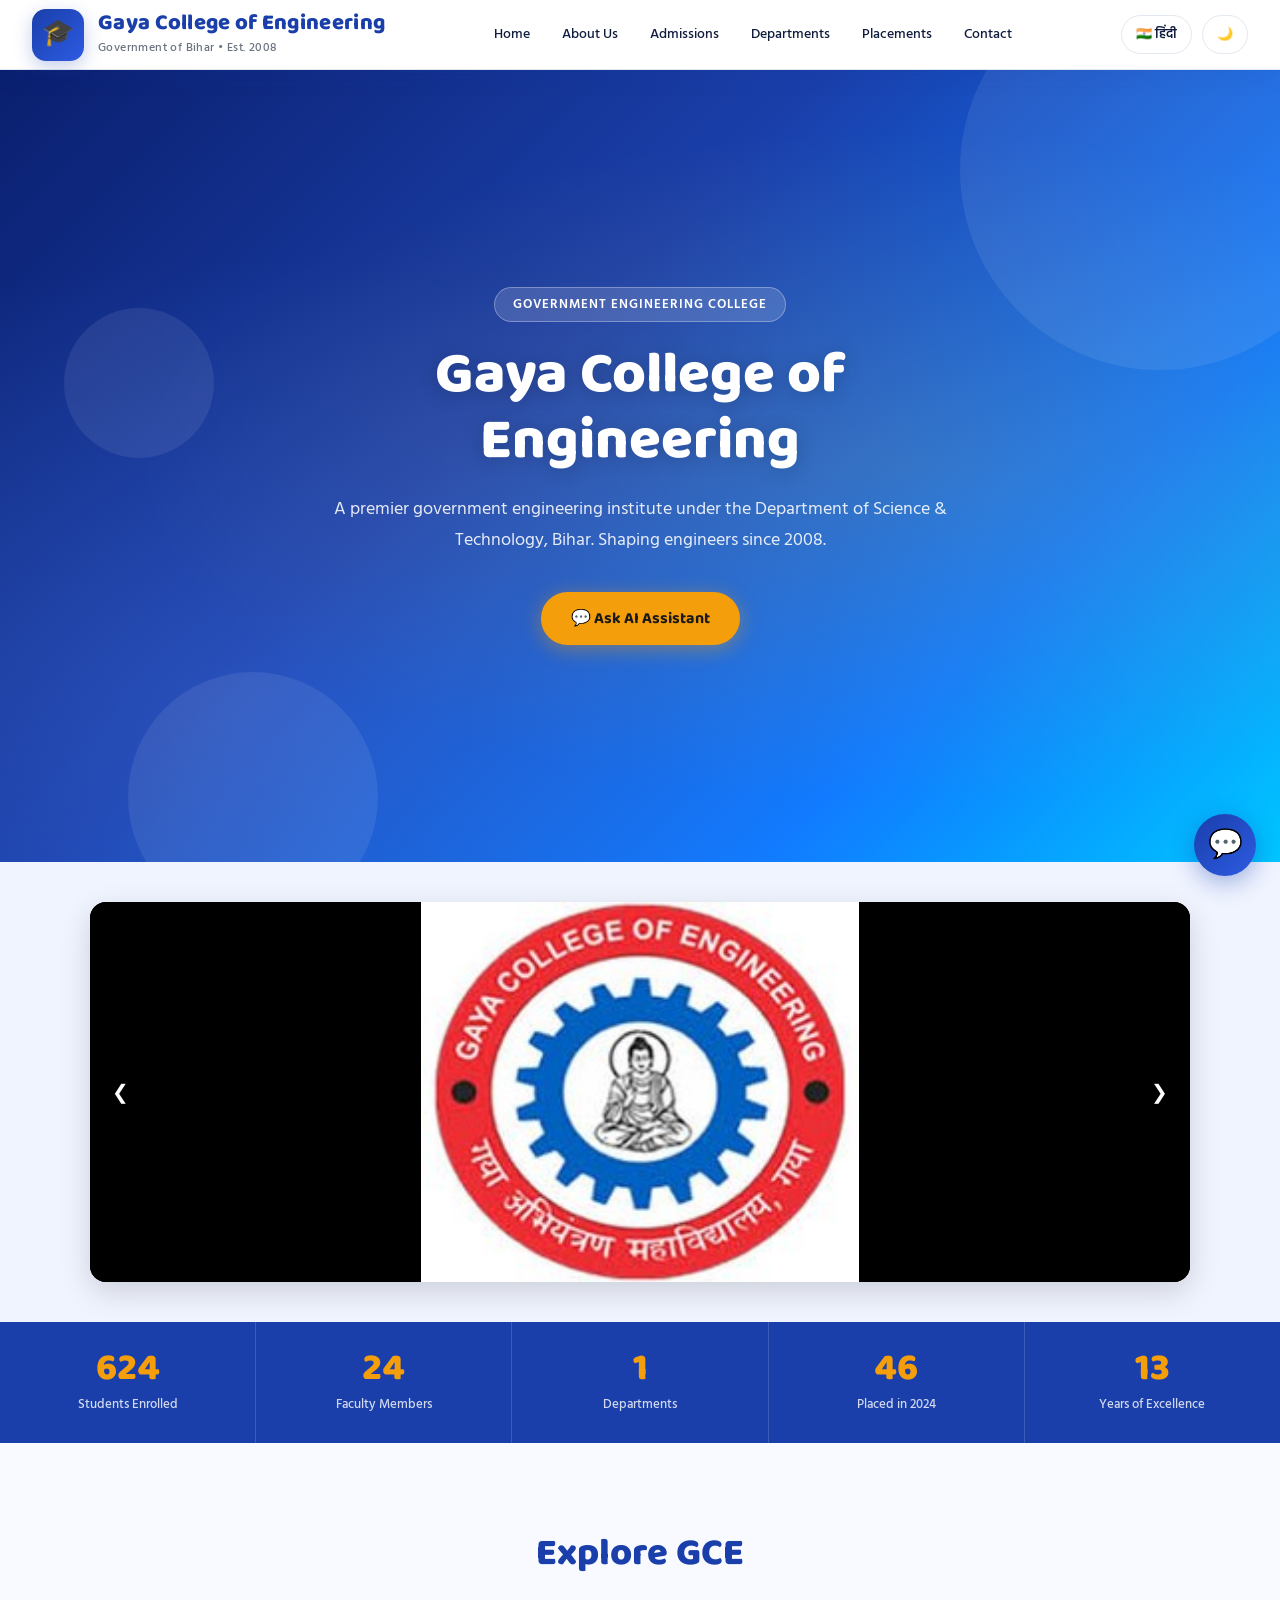
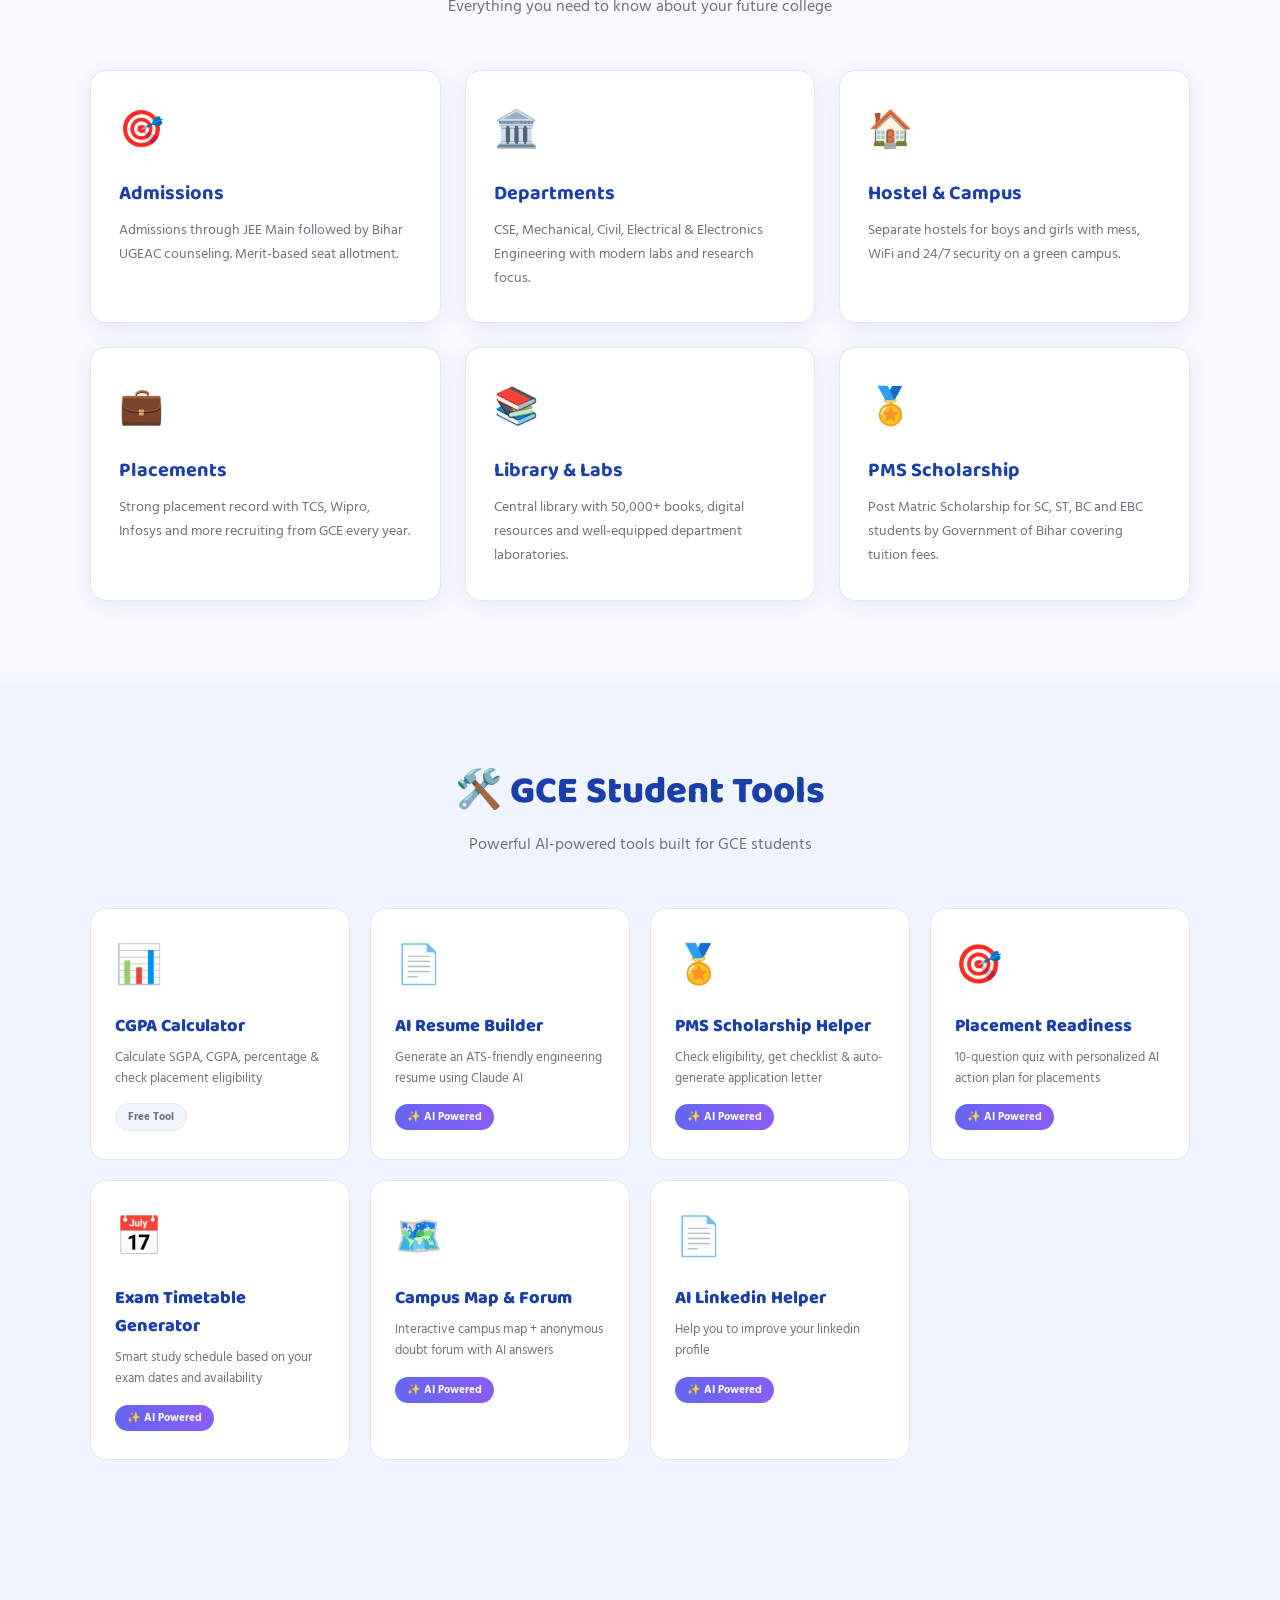
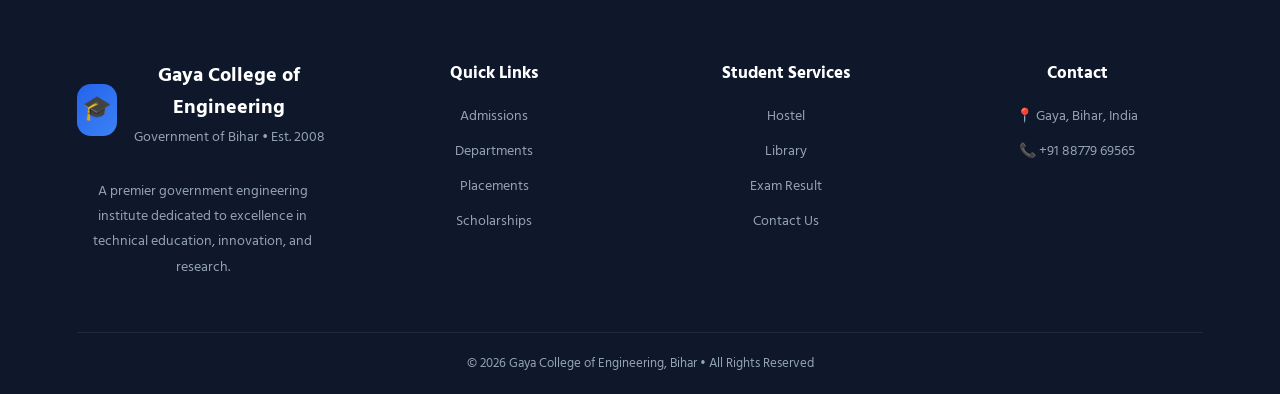
<file: index.html>
<!DOCTYPE html>
<html lang="en" data-theme="light">

<head>
  <meta charset="UTF-8">
  <meta name="viewport" content="width=device-width, initial-scale=1.0">
  <title>Gaya College of Engineering</title>
  <link rel="stylesheet" href="style.css">
  <link
    href="https://fonts.googleapis.com/css2?family=Baloo+2:wght@400;600;700;800&family=Hind:wght@300;400;500;600&display=swap"
    rel="stylesheet">
</head>

<body>

  <!-- NOTICE TICKER -->
  <!-- <div class="ticker-wrap">
    <div class="ticker">
      <span>📢 Exam Schedule Released — Check Academic Section &nbsp;&nbsp;|&nbsp;&nbsp;</span>
      <span>🎯 Campus Placement Drive: TCS on 20 March 2025 &nbsp;&nbsp;|&nbsp;&nbsp;</span>
      <span>📝 PMS Scholarship Last Date: 31 March 2025 &nbsp;&nbsp;|&nbsp;&nbsp;</span>
      <span>🏆 GCE Hackathon 2025 — Register Now &nbsp;&nbsp;|&nbsp;&nbsp;</span>
      <span>🎓 Convocation Ceremony: 15 April 2025 &nbsp;&nbsp;|&nbsp;&nbsp;</span>
      <span>📢 Exam Schedule Released — Check Academic Section &nbsp;&nbsp;|&nbsp;&nbsp;</span>
      <span>🎯 Campus Placement Drive: TCS on 20 March 2025 &nbsp;&nbsp;|&nbsp;&nbsp;</span>
      <span>📝 PMS Scholarship Last Date: 31 March 2025 &nbsp;&nbsp;|&nbsp;&nbsp;</span>
    </div>
  </div> -->

  <!-- HEADER -->
  <header class="header">
    <div class="logo">
      <div class="logo-icon">🎓</div>

      <div>
        <span class="logo-title">Gaya College of Engineering</span>
        <span class="logo-sub">
          Government of Bihar • Est. 2008
        </span>
      </div>
    </div>
    <nav>
      <a href="index.html">Home</a>
      <a href="about_us.html">About Us</a>
      <a href="admission.html">Admissions</a>
      <a href="department.html">Departments</a>
      <a href="placement_data.html">Placements</a>
      <a href="contact.html">Contact</a>
    </nav>
    <div class="header-controls">
      <button class="lang-toggle" id="langToggle" onclick="toggleLanguage()">🇮🇳 हिंदी</button>
      <button class="theme-toggle" id="themeToggle" onclick="toggleTheme()">🌙</button>
    </div>
  </header>

  <!-- HERO -->
  <section class="hero">
    <div class="hero-bg"></div>
    <div class="hero-content">
      <div class="hero-badge" data-lang-en="Government Engineering College" data-lang-hi="सरकारी इंजीनियरिंग कॉलेज">
        Government Engineering College</div>
      <h1 data-lang-en="Gaya College of Engineering" data-lang-hi="गया कॉलेज ऑफ इंजीनियरिंग">Gaya College of Engineering
      </h1>
      <p data-lang-en="A premier government engineering institute under the Department of Science & Technology, Bihar. Shaping engineers since 1982."
        data-lang-hi="बिहार के विज्ञान एवं प्रौद्योगिकी विभाग के अंतर्गत एक प्रमुख सरकारी इंजीनियरिंग संस्थान। 2008 से इंजीनियर तैयार कर रहा है।">
        A premier government engineering institute under the Department of Science & Technology, Bihar. Shaping
        engineers since 2008.</p>
      <div class="hero-btns">
        <button class="btn-primary" onclick="openChat()" data-lang-en="💬 Ask AI Assistant"
          data-lang-hi="💬 AI सहायक से पूछें">💬 Ask AI Assistant</button>
        
      </div>
    </div>
    <div class="hero-shapes">
      <div class="shape s1"></div>
      <div class="shape s2"></div>
      <div class="shape s3"></div>
    </div>
  </section>
  <!-- COLLEGE IMAGE SLIDER -->
  <!-- COLLEGE IMAGE SLIDER -->
  <section class="image-slider">
    <div class="slider-container">

      <!-- Slides -->
      <div class="slides" id="slides">
        <img src="images/logo_gce.jpg" class="slide">
        <img src="images/main_gate.png" class="slide">
        <img src="images/main_bulding.avif" class="slide">
        <img src="images/depart_img.png" class="slide">
      </div>

      <!-- Buttons -->
      <button class="slider-btn left">❮</button>
      <button class="slider-btn right">❯</button>

    </div>
  </section>
  <!-- STATS -->
  <section class="stats">
    <div class="stat-card">
      <div class="stat-num" data-target="2000">0</div>
      <div class="stat-label" data-lang-en="Students Enrolled" data-lang-hi="नामांकित छात्र">Students Enrolled</div>
    </div>
    <div class="stat-card">
      <div class="stat-num" data-target="80">0</div>
      <div class="stat-label" data-lang-en="Faculty Members" data-lang-hi="शिक्षक सदस्य">Faculty Members</div>
    </div>
    <div class="stat-card">
      <div class="stat-num" data-target="4">0</div>
      <div class="stat-label" data-lang-en="Departments" data-lang-hi="विभाग">Departments</div>
    </div>
    <div class="stat-card">
      <div class="stat-num" data-target="150">0</div>
      <div class="stat-label" data-lang-en="Placed in 2024" data-lang-hi="2024 में प्लेसमेंट">Placed in 2024</div>
    </div>
    <div class="stat-card">
      <div class="stat-num" data-target="42">0</div>
      <div class="stat-label" data-lang-en="Years of Excellence" data-lang-hi="उत्कृष्टता के वर्ष">Years of Excellence
      </div>
    </div>
  </section>

  <!-- INFORMATION CARDS -->
  <section class="info">
    <div class="section-header">
      <h2 data-lang-en="Explore GCE" data-lang-hi="GCE जानें">Explore GCE</h2>
      <p data-lang-en="Everything you need to know about your future college"
        data-lang-hi="अपने भविष्य के कॉलेज के बारे में सब कुछ जानें">Everything you need to know about your future
        college</p>
    </div>
    <div class="cards-grid">
      <div class="card fade-in">
        <div class="card-icon">🎯</div>
        <h3 data-lang-en="Admissions" data-lang-hi="प्रवेश">Admissions</h3>
        <p data-lang-en="Admissions through JEE Main followed by Bihar UGEAC counseling. Merit-based seat allotment."
          data-lang-hi="JEE Main के बाद Bihar UGEAC काउंसलिंग के माध्यम से प्रवेश। मेरिट आधारित सीट आवंटन।">Admissions
          through JEE Main followed by Bihar UGEAC counseling. Merit-based seat allotment.</p>
      </div>
      <div class="card fade-in">
        <div class="card-icon">🏛️</div>
        <h3 data-lang-en="Departments" data-lang-hi="विभाग">Departments</h3>
        <p data-lang-en="CSE, Mechanical, Civil, Electrical & Electronics Engineering with modern labs and research focus."
          data-lang-hi="CSE, मैकेनिकल, सिविल, इलेक्ट्रिकल और इलेक्ट्रॉनिक्स इंजीनियरिंग।">CSE, Mechanical, Civil,
          Electrical & Electronics Engineering with modern labs and research focus.</p>
      </div>
      <div class="card fade-in">
        <div class="card-icon">🏠</div>
        <h3 data-lang-en="Hostel & Campus" data-lang-hi="हॉस्टल और कैंपस">Hostel & Campus</h3>
        <p data-lang-en="Separate hostels for boys and girls with mess, WiFi and 24/7 security on a green campus."
          data-lang-hi="लड़कों और लड़कियों के लिए अलग हॉस्टल, मेस, वाईफाई और 24/7 सुरक्षा।">Separate hostels for boys
          and girls with mess, WiFi and 24/7 security on a green campus.</p>
      </div>
      <div class="card fade-in">
        <div class="card-icon">💼</div>
        <h3 data-lang-en="Placements" data-lang-hi="प्लेसमेंट">Placements</h3>
        <p data-lang-en="Strong placement record with TCS, Wipro, Infosys and more recruiting from GCE every year."
          data-lang-hi="TCS, Wipro, Infosys और अन्य कंपनियां हर साल GCE से भर्ती करती हैं।">Strong placement record with
          TCS, Wipro, Infosys and more recruiting from GCE every year.</p>
      </div>
      <div class="card fade-in">
        <div class="card-icon">📚</div>
        <h3 data-lang-en="Library & Labs" data-lang-hi="पुस्तकालय और लैब">Library & Labs</h3>
        <p data-lang-en="Central library with 50,000+ books, digital resources and well-equipped department laboratories."
          data-lang-hi="50,000+ पुस्तकों के साथ केंद्रीय पुस्तकालय और अच्छी तरह से सुसज्जित प्रयोगशालाएं।">Central
          library with 50,000+ books, digital resources and well-equipped department laboratories.</p>
      </div>
      <div class="card fade-in">
        <div class="card-icon">🏅</div>
        <h3 data-lang-en="PMS Scholarship" data-lang-hi="PMS छात्रवृत्ति">PMS Scholarship</h3>
        <p data-lang-en="Post Matric Scholarship for SC, ST, BC and EBC students by Government of Bihar covering tuition fees."
          data-lang-hi="बिहार सरकार द्वारा SC, ST, BC और EBC छात्रों के लिए PMS छात्रवृत्ति।">Post Matric Scholarship
          for SC, ST, BC and EBC students by Government of Bihar covering tuition fees.</p>
      </div>
    </div>
  </section>

  <!-- CHATBOT -->
  <div class="chatbot" id="chatbot">
    <div class="chat-header">
      <div class="chat-header-left">
        <div class="bot-avatar-sm">🤖</div>
        <div>
          <div class="chat-title" data-lang-en="GCE AI Assistant" data-lang-hi="GCE AI सहायक">GCE AI Assistant</div>
          <div class="chat-status">
            <span class="status-dot"></span>
            <span data-lang-en="Online" data-lang-hi="ऑनलाइन">Online</span>
          </div>
        </div>
      </div>
      <div class="chat-header-right">
        <button class="icon-btn" onclick="clearChat()" title="Clear chat">🗑️</button>
        <button class="icon-btn" onclick="closeChat()">✖</button>
      </div>
    </div>

    <div class="chat-box" id="chatBox">
      <div class="message bot">
        <div class="avatar">🤖</div>
        <div class="msg-content">
          <div class="text" id="welcomeMsg">Hello 👋 I'm your GCE AI Assistant powered by Claude AI!<br>Ask me anything
            about admissions, hostel, scholarship, departments or placements.</div>
          <div class="msg-time" id="welcomeTime"></div>
        </div>
      </div>
      <div class="suggestions" id="initialSuggestions">
        <button class="suggestion-btn" onclick="quickQuestion('Admission process')">Admission process</button>
        <button class="suggestion-btn" onclick="quickQuestion('Hostel fee')">Hostel fee</button>
        <button class="suggestion-btn" onclick="quickQuestion('PMS scholarship')">PMS Scholarship</button>
        <button class="suggestion-btn" onclick="quickQuestion('Placement details')">Placements</button>
      </div>
    </div>

    <div class="chat-input-area">
      <button class="voice-btn" id="voiceBtn" onclick="toggleVoice()" title="Voice input">🎙️</button>
      <input id="userInput" placeholder="Ask something..." autocomplete="off">
      <button class="send-btn" onclick="sendMessage()">
        <svg width="18" height="18" viewBox="0 0 24 24" fill="none" stroke="currentColor" stroke-width="2.5">
          <line x1="22" y1="2" x2="11" y2="13"></line>
          <polygon points="22 2 15 22 11 13 2 9 22 2"></polygon>
        </svg>
      </button>
    </div>
  </div>

  <!-- CHAT FLOAT BUTTON -->
  <div class="chat-float" onclick="openChat()" id="chatFloat">
    <span>💬</span>
    <div class="float-pulse"></div>
  </div>

  <!-- TOOLS HUB -->
  <section class="tools-hub">
    <div class="section-header">
      <h2>🛠️ GCE Student Tools</h2>
      <p>Powerful AI-powered tools built for GCE students</p>
    </div>
    <div class="tools-grid">
      <a href="cgpa.html" class="tool-card">
        <div class="tool-icon">📊</div>
        <div class="tool-name">CGPA Calculator</div>
        <div class="tool-desc">Calculate SGPA, CGPA, percentage & check placement eligibility</div>
        <div class="tool-tag">Free Tool</div>
      </a>
      <a href="resume.html" class="tool-card">
        <div class="tool-icon">📄</div>
        <div class="tool-name">AI Resume Builder</div>
        <div class="tool-desc">Generate an ATS-friendly engineering resume using Claude AI</div>
        <div class="tool-tag ai-tool">✨ AI Powered</div>
      </a>
      <a href="pms.html" class="tool-card">
        <div class="tool-icon">🏅</div>
        <div class="tool-name">PMS Scholarship Helper</div>
        <div class="tool-desc">Check eligibility, get checklist & auto-generate application letter</div>
        <div class="tool-tag ai-tool">✨ AI Powered</div>
      </a>
      <a href="placement.html" class="tool-card">
        <div class="tool-icon">🎯</div>
        <div class="tool-name">Placement Readiness</div>
        <div class="tool-desc">10-question quiz with personalized AI action plan for placements</div>
        <div class="tool-tag ai-tool">✨ AI Powered</div>
      </a>
      <a href="timetable.html" class="tool-card">
        <div class="tool-icon">📅</div>
        <div class="tool-name">Exam Timetable Generator</div>
        <div class="tool-desc">Smart study schedule based on your exam dates and availability</div>
        <div class="tool-tag ai-tool">✨ AI Powered</div>
      </a>
      <a href="campus.html" class="tool-card">
        <div class="tool-icon">🗺️</div>
        <div class="tool-name">Campus Map & Forum</div>
        <div class="tool-desc">Interactive campus map + anonymous doubt forum with AI answers</div>
        <div class="tool-tag ai-tool">✨ AI Powered</div>
      </a>
         <a href="https://agent.ai/agent/ybiepoxd5h14mo6d" class="tool-card">
        <div class="tool-icon">📄</div>
        <div class="tool-name">AI Linkedin Helper</div>
        <div class="tool-desc">Help you to improve your linkedin profile</div>
        <div class="tool-tag ai-tool">✨ AI Powered</div>
      </a>
    </div>
  </section>

  <footer class="footer">

    <div class="footer-container">

      <!-- College Info -->
      <div class="footer-col">
        <div class="footer-logo">
          <div class="footer-logo-icon">🎓</div>

          <div>
            <h3>Gaya College of Engineering</h3>
            <p>Government of Bihar • Est. 2008</p>
          </div>
        </div>

        <p class="footer-about">
          A premier government engineering institute dedicated to excellence in technical education, innovation, and
          research.
        </p>
      </div>

      <!-- Quick Links -->
      <div class="footer-col">
        <h4>Quick Links</h4>

        <ul>
          <li><a href="admission.html">Admissions</a></li>
          <li><a href="department.html">Departments</a></li>
          <li><a href="placement_data.html">Placements</a></li>
          <li><a href="https://pmsonline.bihar.gov.in/pms/pms_online/Default.aspx">Scholarships</a></li>
        </ul>
      </div>

      <!-- Student Services -->
      <div class="footer-col">
        <h4>Student Services</h4>

        <ul>
          <li><a href="#">Hostel</a></li>
          <li><a href="#">Library</a></li>
          <li><a href="https://phoolbabu.space/beu_result/v1/branch_view.php">Exam Result</a></li>
          <li><a href="#">Contact Us</a></li>
        </ul>
      </div>

      <!-- Contact -->
      <div class="footer-col">
        <h4>Contact</h4>

        <p>📍 Gaya, Bihar, India</p>
        <p>📞 +91 88779 69565</p>
      </div>

    </div>

    <div class="footer-bottom">
      © 2026 Gaya College of Engineering, Bihar • All Rights Reserved
    </div>

  </footer>

  <script src="script.js"></script>
</body>

</html>
</file>
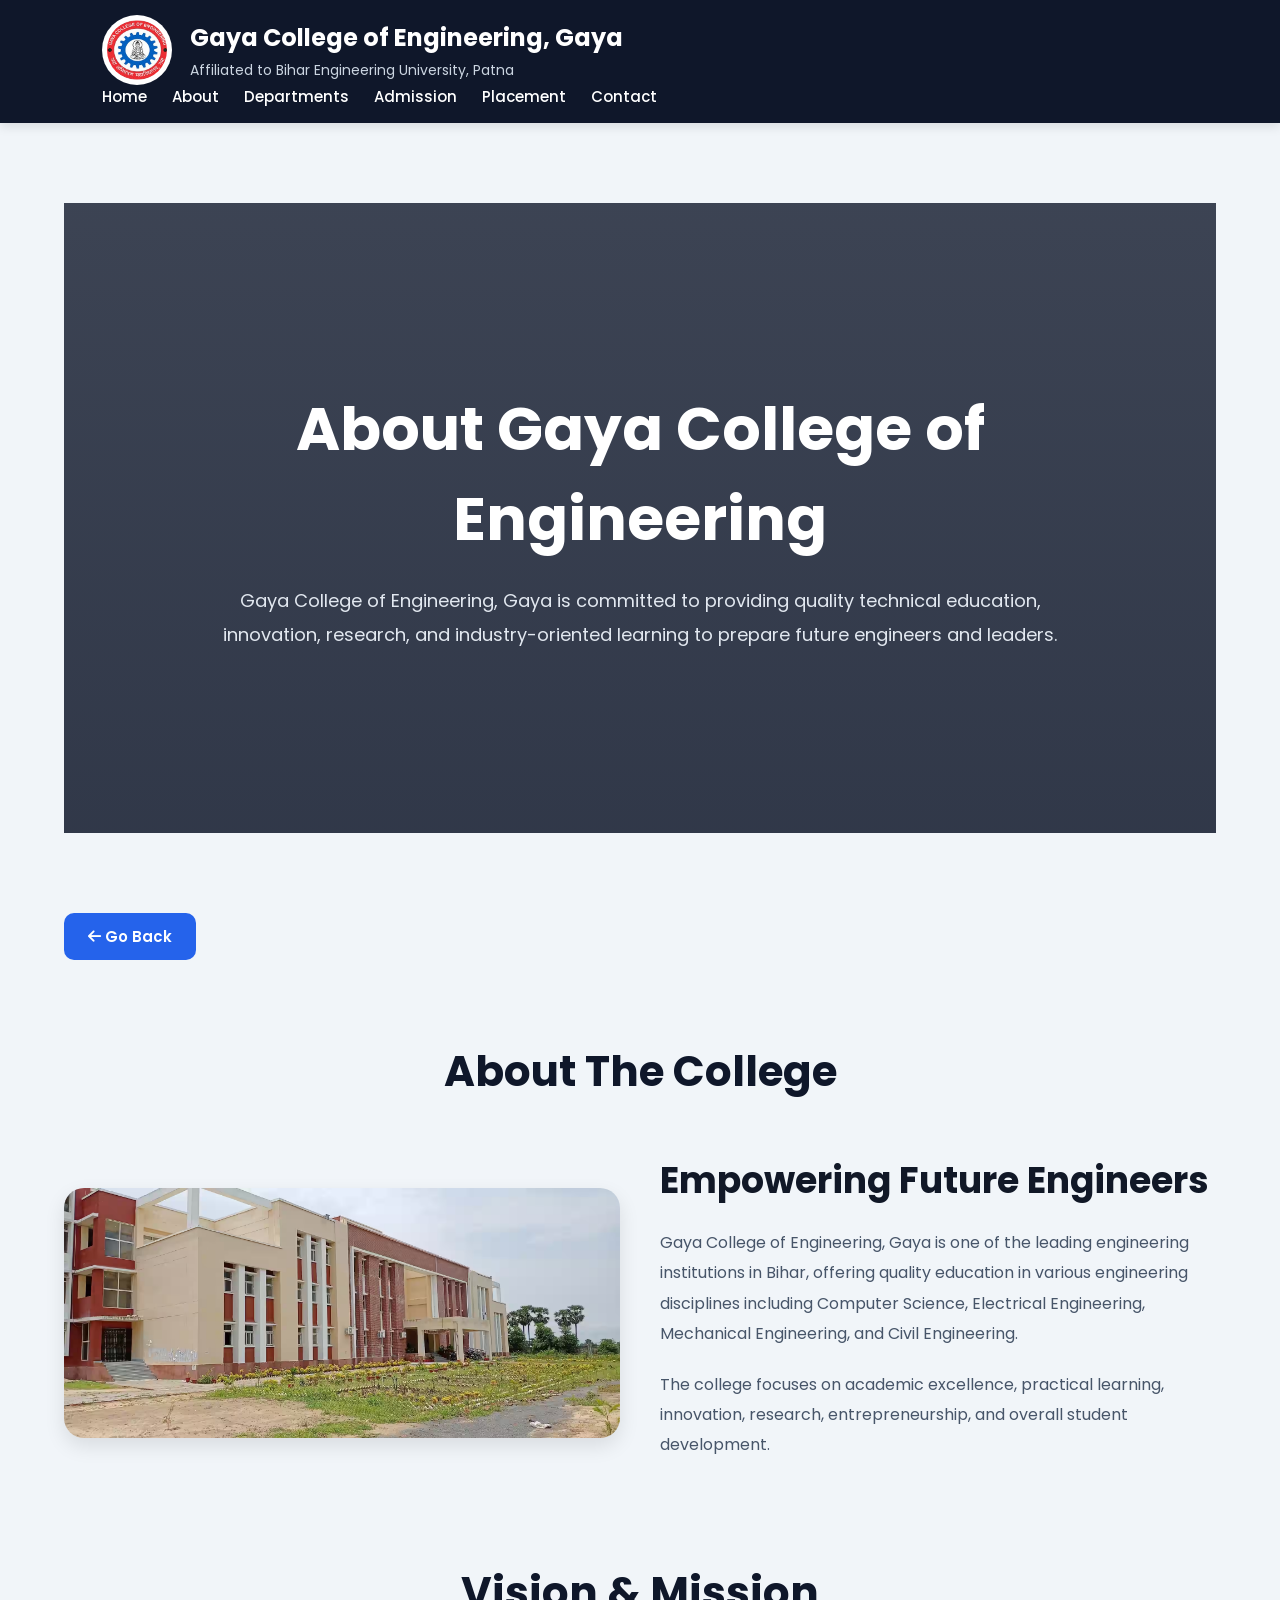
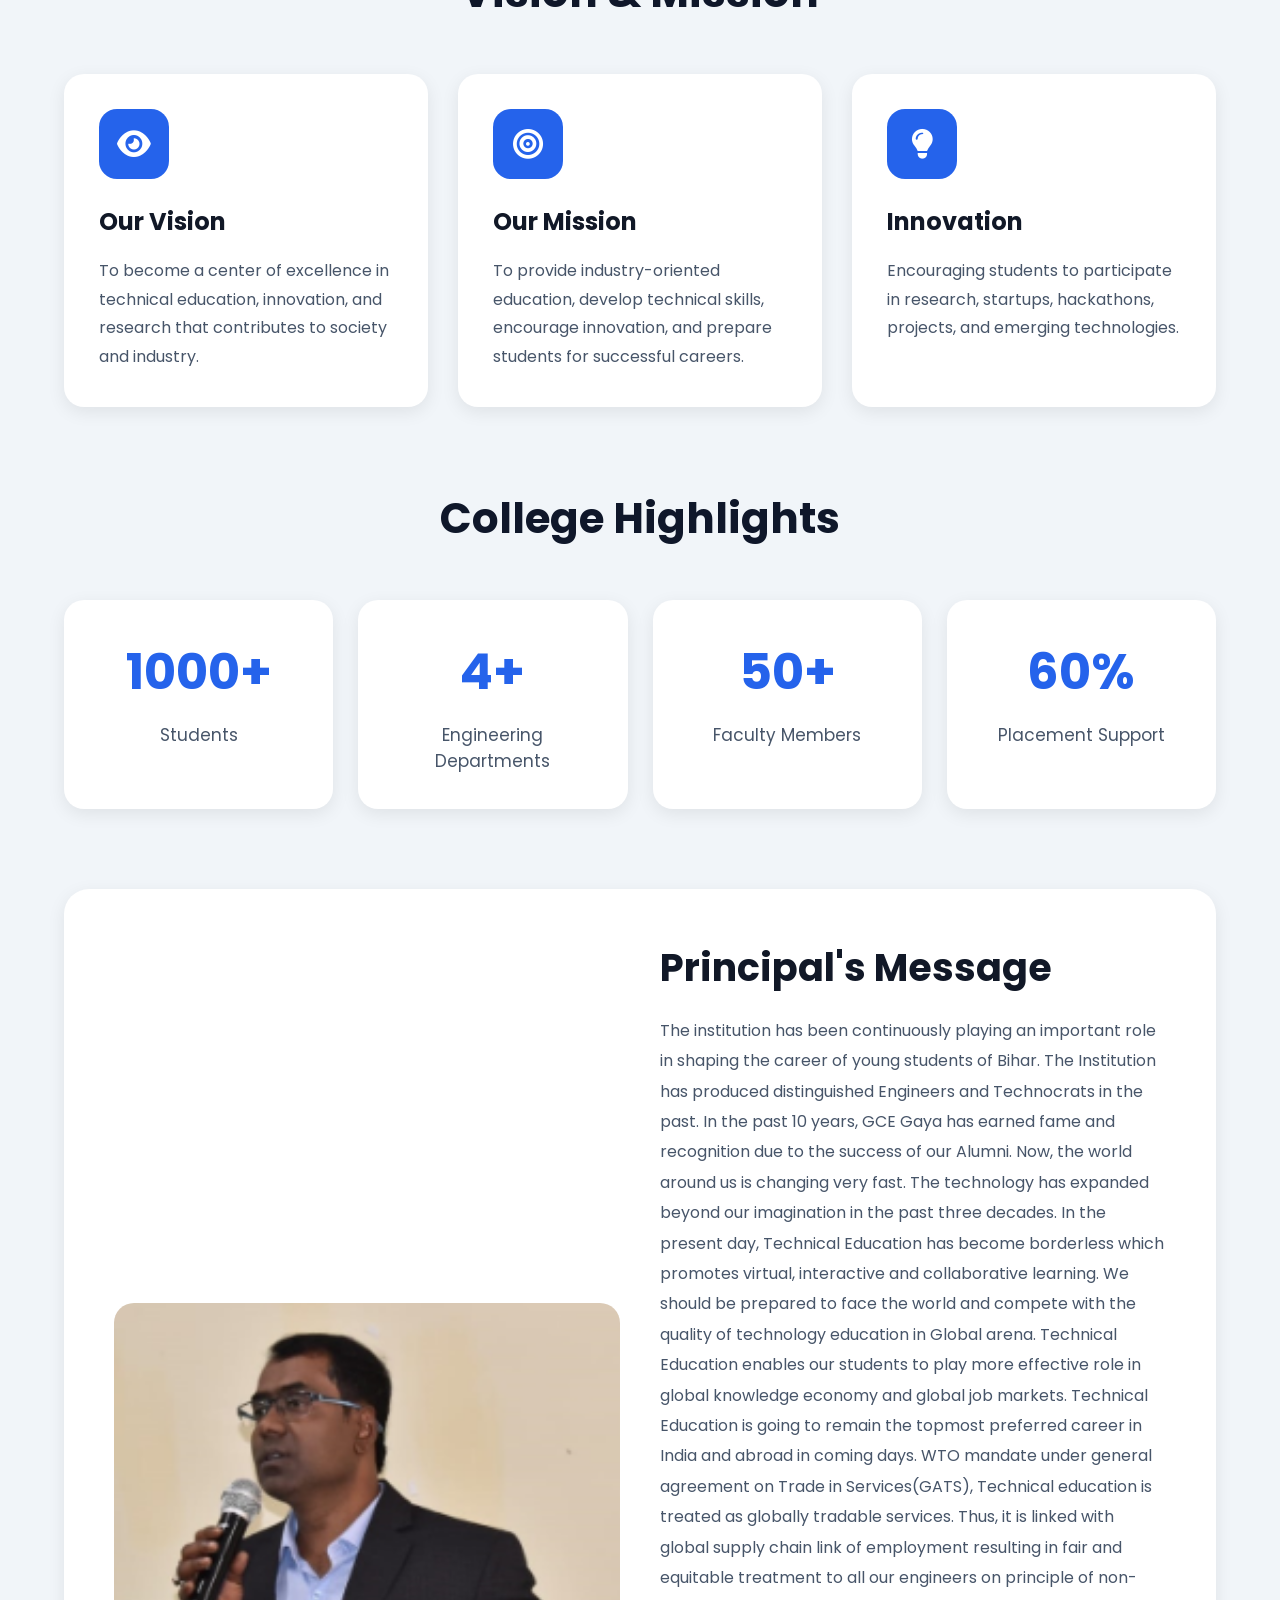
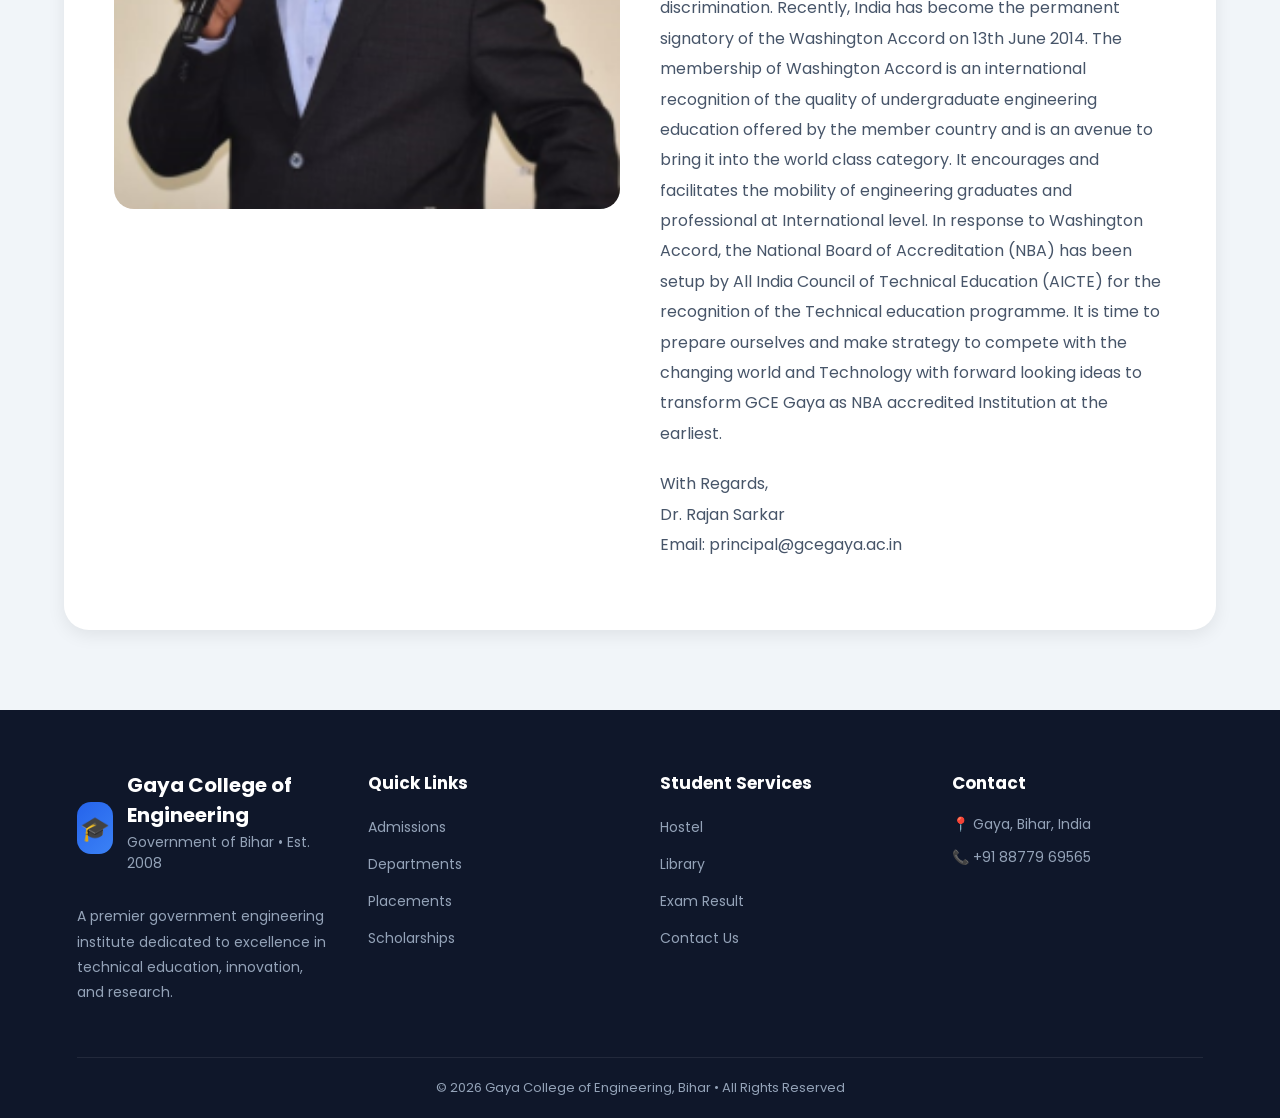
<file: about_us.html>
<!DOCTYPE html>
<html lang="en">

<head>
    <meta charset="UTF-8" />

    <meta name="viewport" content="width=device-width, initial-scale=1.0" />

    <title>About Us | Gaya College of Engineering, Gaya</title>

    <!-- GOOGLE FONT -->
    <link href="https://fonts.googleapis.com/css2?family=Poppins:wght@300;400;500;600;700&display=swap"
        rel="stylesheet">

    <!-- FONT AWESOME -->
    <link rel="stylesheet" href="https://cdnjs.cloudflare.com/ajax/libs/font-awesome/6.5.1/css/all.min.css" />

    <style>
        * {
            margin: 0;
            padding: 0;
            box-sizing: border-box;
            font-family: 'Poppins', sans-serif;
            scroll-behavior: smooth;
        }

        body {
            background: #f1f5f9;
            color: #111827;
        }

        /* ================= HEADER ================= */

        .header {

            width: 100%;

            background: #0f172a;

            color: white;

            padding: 15px 8%;

            display: flex;

            justify-content: space-between;
            align-items: center;

            flex-wrap: wrap;

            position: sticky;
            top: 0;

            z-index: 1000;

            box-shadow: 0 4px 10px rgba(0, 0, 0, 0.1);
        }

        .header-left {

            display: flex;
            align-items: center;

            gap: 18px;
        }

        .logo {

            width: 70px;
            height: 70px;

            object-fit: cover;

            border-radius: 50%;

            background: white;
            padding: 5px;
        }

        .header-left h1 {

            font-size: 24px;
            margin-bottom: 5px;
        }

        .header-left p {

            color: #cbd5e1;
            font-size: 14px;
        }

        /* ================= NAVBAR ================= */

        .navbar {

            display: flex;
            gap: 25px;

            flex-wrap: wrap;
        }

        .navbar a {

            color: white;

            text-decoration: none;

            font-size: 15px;
            font-weight: 500;

            transition: 0.3s;
        }

        .navbar a:hover {

            color: #38bdf8;
        }

        /* ================= HERO ================= */

        .hero {

            background:
                linear-gradient(rgba(15, 23, 42, 0.8),
                    rgba(15, 23, 42, 0.85)),
                url('https://images.unsplash.com/photo-1562774053-701939374585?q=80&w=1600');

            background-size: cover;
            background-position: center;

            min-height: 70vh;

            display: flex;
            align-items: center;
            justify-content: center;

            text-align: center;
            padding: 20px;

            color: white;
        }

        .hero-content {
            max-width: 900px;
        }

        .hero h1 {
            font-size: 60px;
            margin-bottom: 20px;
        }

        .hero p {
            font-size: 18px;
            line-height: 1.9;
            color: #e2e8f0;
        }

        /* ================= TOP BAR ================= */

        .top-bar {
            width: 90%;
            max-width: 1300px;
            margin: 30px auto 0;
        }

        .back-btn {

            background: #2563eb;
            color: white;

            border: none;

            padding: 12px 24px;

            border-radius: 10px;

            cursor: pointer;

            font-size: 15px;
            font-weight: 600;

            transition: 0.3s;
        }

        .back-btn:hover {
            background: #1d4ed8;
            transform: translateY(-3px);
        }

        /* ================= SECTION ================= */

        section {
            width: 90%;
            max-width: 1300px;

            margin: 80px auto;
        }

        .section-title {
            text-align: center;
            font-size: 42px;
            margin-bottom: 50px;
            color: #0f172a;
        }

        /* ================= ABOUT ================= */

        .about-grid {

            display: grid;

            grid-template-columns:
                repeat(auto-fit, minmax(320px, 1fr));

            gap: 40px;

            align-items: center;
        }

        .about-image img {
            width: 100%;
            border-radius: 20px;
            box-shadow: 0 8px 20px rgba(0, 0, 0, 0.1);
        }

        .about-content h2 {
            font-size: 36px;
            margin-bottom: 20px;
        }

        .about-content p {
            line-height: 1.9;
            color: #475569;
            margin-bottom: 20px;
        }

        /* ================= VISION ================= */

        .vision-grid {

            display: grid;

            grid-template-columns:
                repeat(auto-fit, minmax(300px, 1fr));

            gap: 30px;
        }

        .vision-card {

            background: white;

            padding: 35px;

            border-radius: 20px;

            box-shadow: 0 5px 18px rgba(0, 0, 0, 0.08);

            transition: 0.4s;
        }

        .vision-card:hover {
            transform: translateY(-8px);
        }

        .vision-card i {

            width: 70px;
            height: 70px;

            display: flex;
            align-items: center;
            justify-content: center;

            border-radius: 18px;

            background: #2563eb;
            color: white;

            font-size: 30px;

            margin-bottom: 25px;
        }

        .vision-card h2 {
            margin-bottom: 18px;
        }

        .vision-card p {
            color: #475569;
            line-height: 1.8;
        }

        /* ================= STATS ================= */

        .stats {

            display: grid;

            grid-template-columns:
                repeat(auto-fit, minmax(220px, 1fr));

            gap: 25px;
        }

        .stat-card {

            background: white;

            padding: 35px;

            text-align: center;

            border-radius: 20px;

            box-shadow: 0 5px 18px rgba(0, 0, 0, 0.08);
        }

        .stat-card h1 {
            font-size: 50px;
            color: #2563eb;
            margin-bottom: 12px;
        }

        .stat-card p {
            color: #475569;
            font-size: 17px;
        }

        /* ================= PRINCIPAL ================= */

        .principal-section {

            background: white;

            padding: 50px;

            border-radius: 25px;

            box-shadow: 0 5px 18px rgba(0, 0, 0, 0.08);

            display: grid;

            grid-template-columns:
                repeat(auto-fit, minmax(300px, 1fr));

            gap: 40px;

            align-items: center;
        }

        .principal-image img {
            width: 100%;
            border-radius: 20px;
        }

        .principal-content h2 {
            font-size: 38px;
            margin-bottom: 20px;
        }

        .principal-content p {
            color: #475569;
            line-height: 1.9;
            margin-bottom: 20px;
        }

        /* ================= FOOTER ================= */

        .footer {
            background: #0f172a;
            color: #cbd5e1;
            padding: 60px 6% 20px;
            margin-top: 60px;
        }

        .footer-container {
            display: grid;
            grid-template-columns: repeat(auto-fit, minmax(220px, 1fr));
            gap: 40px;
            margin-bottom: 40px;
        }

        .footer-logo {
            display: flex;
            align-items: center;
            gap: 14px;
            margin-bottom: 18px;
        }

        .footer-logo-icon {
            width: 52px;
            height: 52px;
            border-radius: 14px;
            background: linear-gradient(135deg, #2563eb, #3b82f6);
            display: flex;
            align-items: center;
            justify-content: center;
            font-size: 24px;
            color: white;
        }

        .footer-logo h3 {
            color: white;
            font-size: 20px;
            margin-bottom: 2px;
        }

        .footer-logo p {
            font-size: 12px;
            color: #94a3b8;
        }

        .footer-about {
            line-height: 1.8;
            font-size: 14px;
            color: #94a3b8;
        }

        .footer-col h4 {
            color: white;
            margin-bottom: 18px;
            font-size: 17px;
        }

        .footer-col ul {
            list-style: none;
        }

        .footer-col ul li {
            margin-bottom: 12px;
        }

        .footer-col ul li a {
            text-decoration: none;
            color: #94a3b8;
            transition: 0.3s;
            font-size: 14px;
        }

        .footer-col ul li a:hover {
            color: white;
            padding-left: 4px;
        }

        .footer-col p {
            margin-bottom: 12px;
            color: #94a3b8;
            font-size: 14px;
        }

        .footer-bottom {
            border-top: 1px solid rgba(255, 255, 255, 0.08);
            padding-top: 20px;
            text-align: center;
            font-size: 13px;
            color: #94a3b8;
        }

        /* ================= MOBILE ================= */

        @media(max-width:768px) {

            .header {

                flex-direction: column;
                align-items: flex-start;

                gap: 20px;
            }

            .header-left h1 {
                font-size: 18px;
            }

            .navbar {
                width: 100%;
                justify-content: space-between;
            }

            .hero h1 {
                font-size: 40px;
            }

            .hero p {
                font-size: 16px;
            }

            .section-title {
                font-size: 32px;
            }

            .principal-section {
                padding: 30px;
            }

        }
    </style>
</head>

<body>

    <!-- ================= HEADER ================= -->

    <header class="header">

        <div class="header-left">

            <img src="images/logo_gce.jpg" alt="GCE Gaya Logo" class="logo">

            <div>

                <h1>Gaya College of Engineering, Gaya</h1>

                <p>
                    Affiliated to Bihar Engineering University, Patna
                </p>

            </div>

        </div>

        <nav class="navbar">

            <a href="index.html">Home</a>

            <a href="about_us.html">About</a>

            <a href="department.html">Departments</a>

            <a href="admission.html">Admission</a>

            <a href="placement_data.html">Placement</a>

            <a href="contact.html">Contact</a>

        </nav>

    </header>

    <!-- ================= HERO ================= -->

    <section class="hero">

        <div class="hero-content">

            <h1>About Gaya College of Engineering</h1>

            <p>
                Gaya College of Engineering, Gaya is committed
                to providing quality technical education,
                innovation, research, and industry-oriented learning
                to prepare future engineers and leaders.
            </p>

        </div>

    </section>

    <!-- ================= TOP BAR ================= -->

    <div class="top-bar">

        <button class="back-btn" onclick="goBack()">

            <i class="fa-solid fa-arrow-left"></i>
            Go Back

        </button>

    </div>

    <!-- ================= ABOUT ================= -->

    <section>

        <h1 class="section-title">
            About The College
        </h1>

        <div class="about-grid">

            <div class="about-image">

                <img src="images/main_bulding.avif">

            </div>

            <div class="about-content">

                <h2>Empowering Future Engineers</h2>

                <p>
                    Gaya College of Engineering, Gaya is one of
                    the leading engineering institutions in Bihar,
                    offering quality education in various engineering
                    disciplines including Computer Science,
                    Electrical Engineering, Mechanical Engineering,
                    and Civil Engineering.
                </p>

                <p>
                    The college focuses on academic excellence,
                    practical learning, innovation, research,
                    entrepreneurship, and overall student development.
                </p>

            </div>

        </div>

    </section>

    <!-- ================= VISION ================= -->

    <section>

        <h1 class="section-title">
            Vision & Mission
        </h1>

        <div class="vision-grid">

            <div class="vision-card">

                <i class="fa-solid fa-eye"></i>

                <h2>Our Vision</h2>

                <p>
                    To become a center of excellence in technical
                    education, innovation, and research that
                    contributes to society and industry.
                </p>

            </div>

            <div class="vision-card">

                <i class="fa-solid fa-bullseye"></i>

                <h2>Our Mission</h2>

                <p>
                    To provide industry-oriented education,
                    develop technical skills, encourage innovation,
                    and prepare students for successful careers.
                </p>

            </div>

            <div class="vision-card">

                <i class="fa-solid fa-lightbulb"></i>

                <h2>Innovation</h2>

                <p>
                    Encouraging students to participate in
                    research, startups, hackathons, projects,
                    and emerging technologies.
                </p>

            </div>

        </div>

    </section>

    <!-- ================= STATS ================= -->

    <section>

        <h1 class="section-title">
            College Highlights
        </h1>

        <div class="stats">

            <div class="stat-card">

                <h1>1000+</h1>

                <p>Students</p>

            </div>

            <div class="stat-card">

                <h1>4+</h1>

                <p>Engineering Departments</p>

            </div>

            <div class="stat-card">

                <h1>50+</h1>

                <p>Faculty Members</p>

            </div>

            <div class="stat-card">

                <h1>60%</h1>

                <p>Placement Support</p>

            </div>

        </div>

    </section>

    <!-- ================= PRINCIPAL ================= -->

    <section>

        <div class="principal-section">

            <div class="principal-image">

                <img src="images/principle.png">

            </div>

            <div class="principal-content">

                <h2>Principal's Message</h2>

                <p>
                    The institution has been continuously playing an important role in shaping the career of young
                    students of Bihar. The Institution has produced distinguished Engineers and Technocrats in the past.
                    In the past 10 years, GCE Gaya has earned fame and recognition due to the success of our Alumni.
                    Now, the world around us is changing very fast. The technology has expanded beyond our imagination
                    in the past three decades. In the present day, Technical Education has become borderless which
                    promotes virtual, interactive and collaborative learning. We should be prepared to face the world
                    and compete with the quality of technology education in Global arena. Technical Education enables
                    our students to play more effective role in global knowledge economy and global job markets.
                    Technical Education is going to remain the topmost preferred career in India and abroad in coming
                    days.

                    WTO mandate under general agreement on Trade in Services(GATS), Technical education is treated as
                    globally tradable services. Thus, it is linked with global supply chain link of employment resulting
                    in fair and equitable treatment to all our engineers on principle of non-discrimination.

                    Recently, India has become the permanent signatory of the Washington Accord on 13th June 2014. The
                    membership of Washington Accord is an international recognition of the quality of undergraduate
                    engineering education offered by the member country and is an avenue to bring it into the world
                    class category. It encourages and facilitates the mobility of engineering graduates and professional
                    at International level. In response to Washington Accord, the National Board of Accreditation (NBA)
                    has been setup by All India Council of Technical Education (AICTE) for the recognition of the
                    Technical education programme. It is time to prepare ourselves and make strategy to compete with the
                    changing world and Technology with forward looking ideas to transform GCE Gaya as NBA accredited
                    Institution at the earliest.

                </p>

                <p>
                    With Regards, <br>
                    Dr. Rajan Sarkar <br>
                    Email: principal@gcegaya.ac.in
                </p>

            </div>

        </div>

    </section>

    <!-- ================= FOOTER ================= -->

    <footer class="footer">

        <div class="footer-container">

            <!-- College Info -->
            <div class="footer-col">
                <div class="footer-logo">
                    <div class="footer-logo-icon">🎓</div>

                    <div>
                        <h3>Gaya College of Engineering</h3>
                        <p>Government of Bihar • Est. 2008</p>
                    </div>
                </div>

                <p class="footer-about">
                    A premier government engineering institute dedicated to excellence in technical education,
                    innovation, and
                    research.
                </p>
            </div>

            <!-- Quick Links -->
            <div class="footer-col">
                <h4>Quick Links</h4>

                <ul>
                    <li><a href="admission.html">Admissions</a></li>
                    <li><a href="department.html">Departments</a></li>
                    <li><a href="placement_data.html">Placements</a></li>
                    <li><a href="https://pmsonline.bihar.gov.in/pms/pms_online/Default.aspx">Scholarships</a></li>
                </ul>
            </div>

            <!-- Student Services -->
            <div class="footer-col">
                <h4>Student Services</h4>

                <ul>
                    <li><a href="#">Hostel</a></li>
                    <li><a href="#">Library</a></li>
                    <li><a href="https://phoolbabu.space/beu_result/v1/branch_view.php">Exam Result</a></li>
                    <li><a href="#">Contact Us</a></li>
                </ul>
            </div>

            <!-- Contact -->
            <div class="footer-col">
                <h4>Contact</h4>

                <p>📍 Gaya, Bihar, India</p>
                <p>📞 +91 88779 69565</p>
            </div>

        </div>

        <div class="footer-bottom">
            © 2026 Gaya College of Engineering, Bihar • All Rights Reserved
        </div>

    </footer>


    <!-- ================= JS ================= -->

    <script>

        function goBack() {

            window.history.back();

        }

    </script>

</body>

</html>
</file>
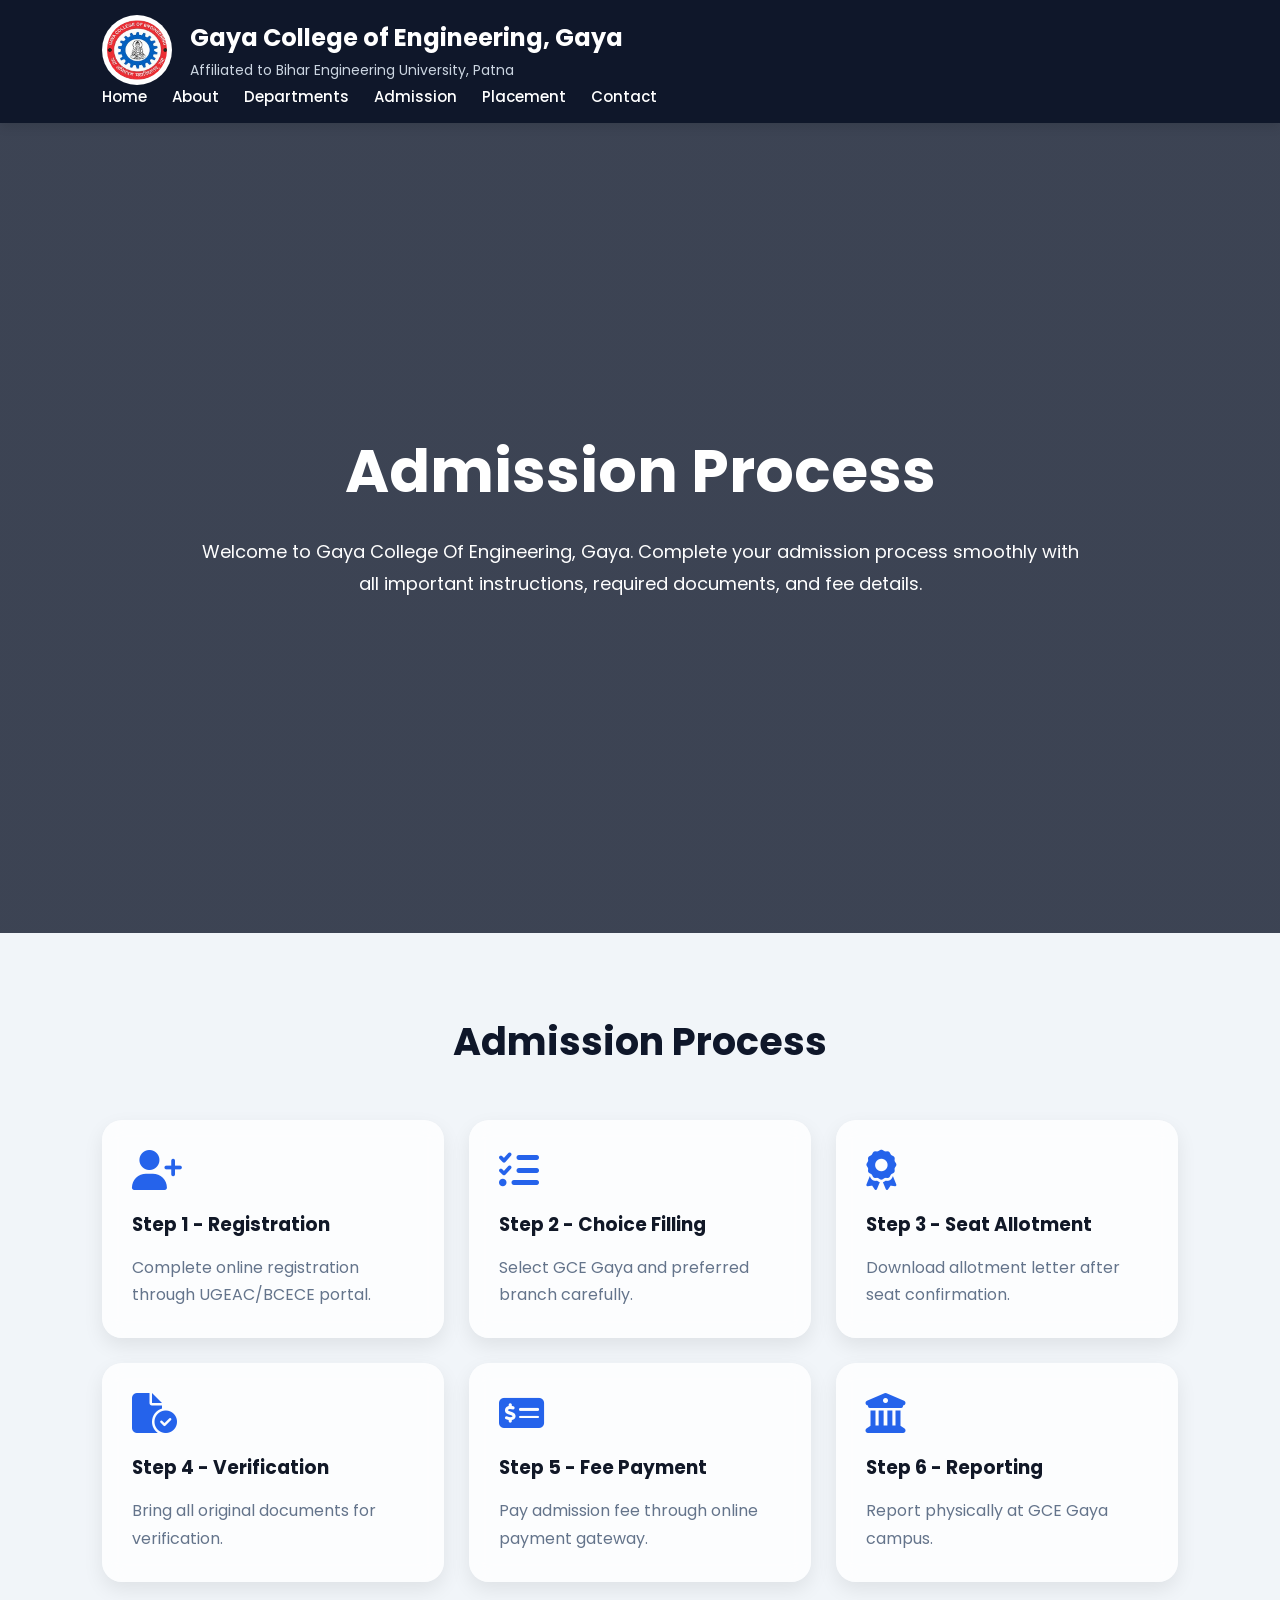
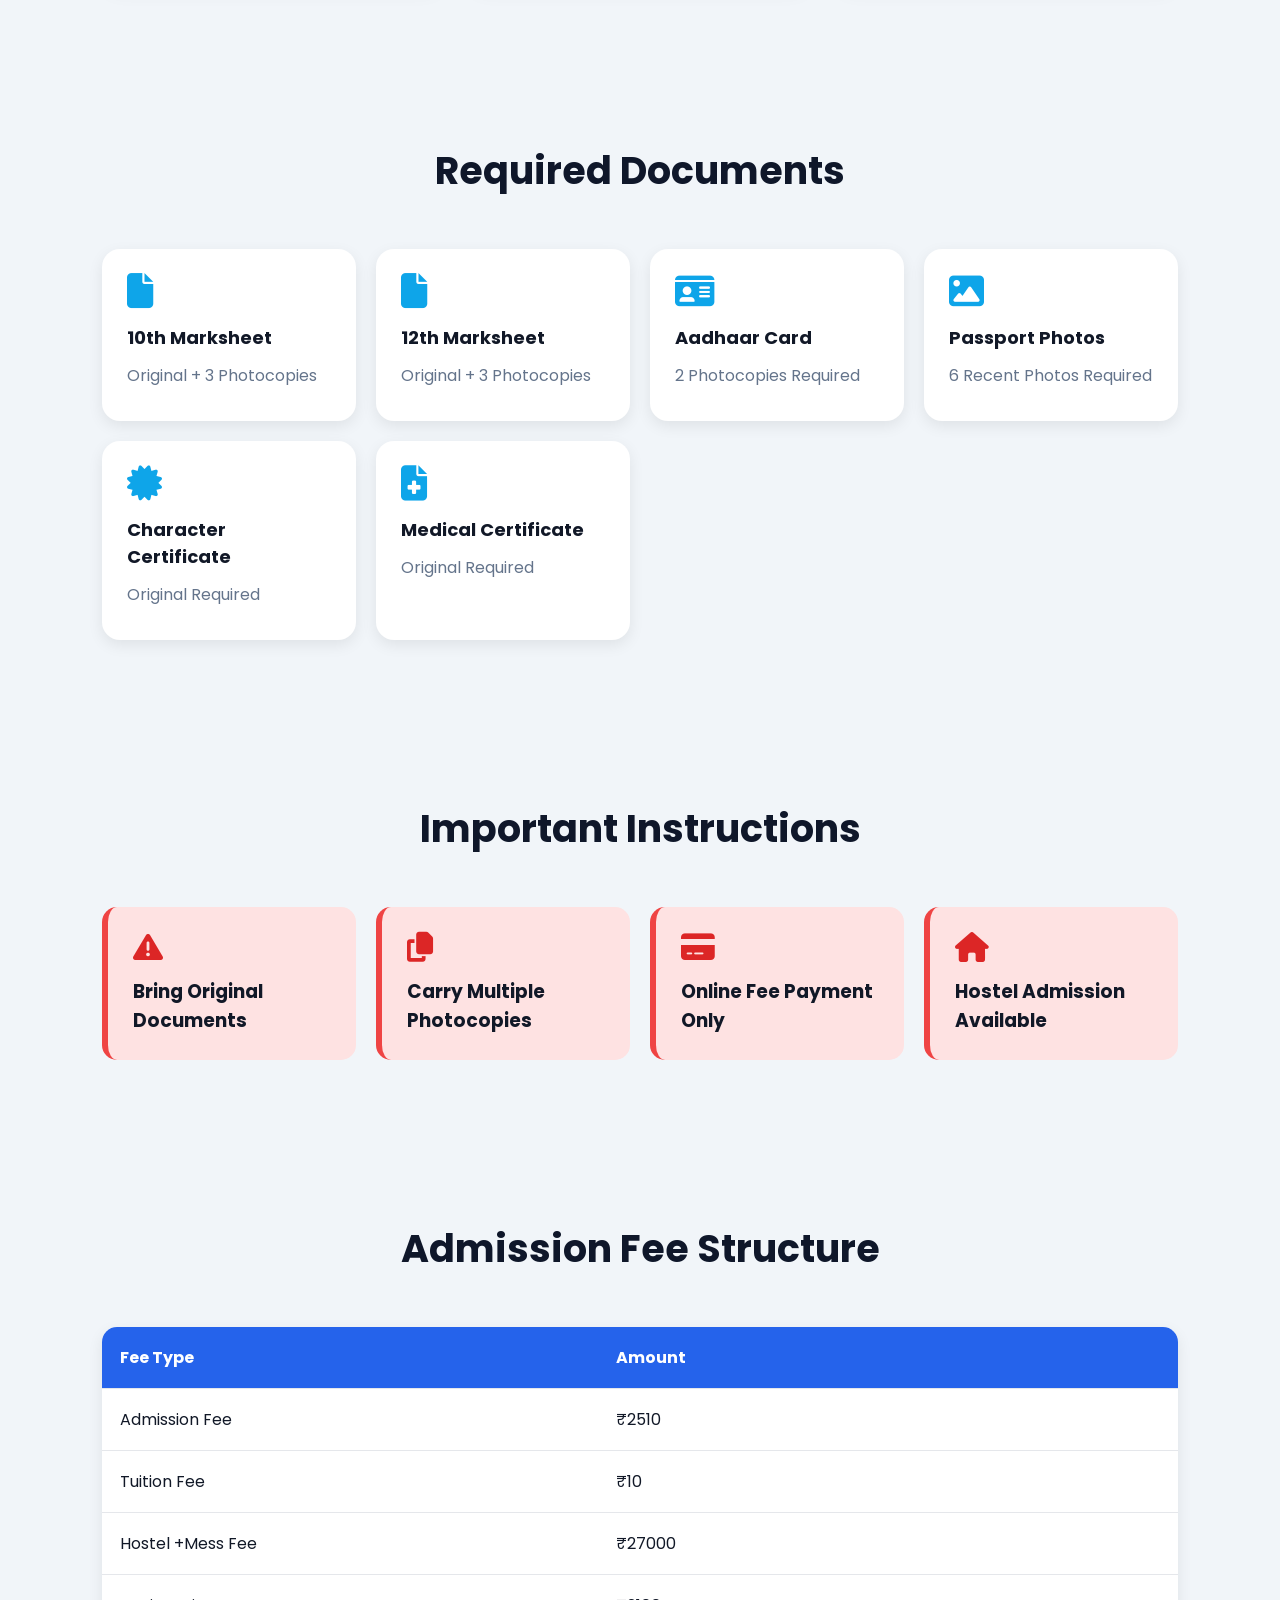
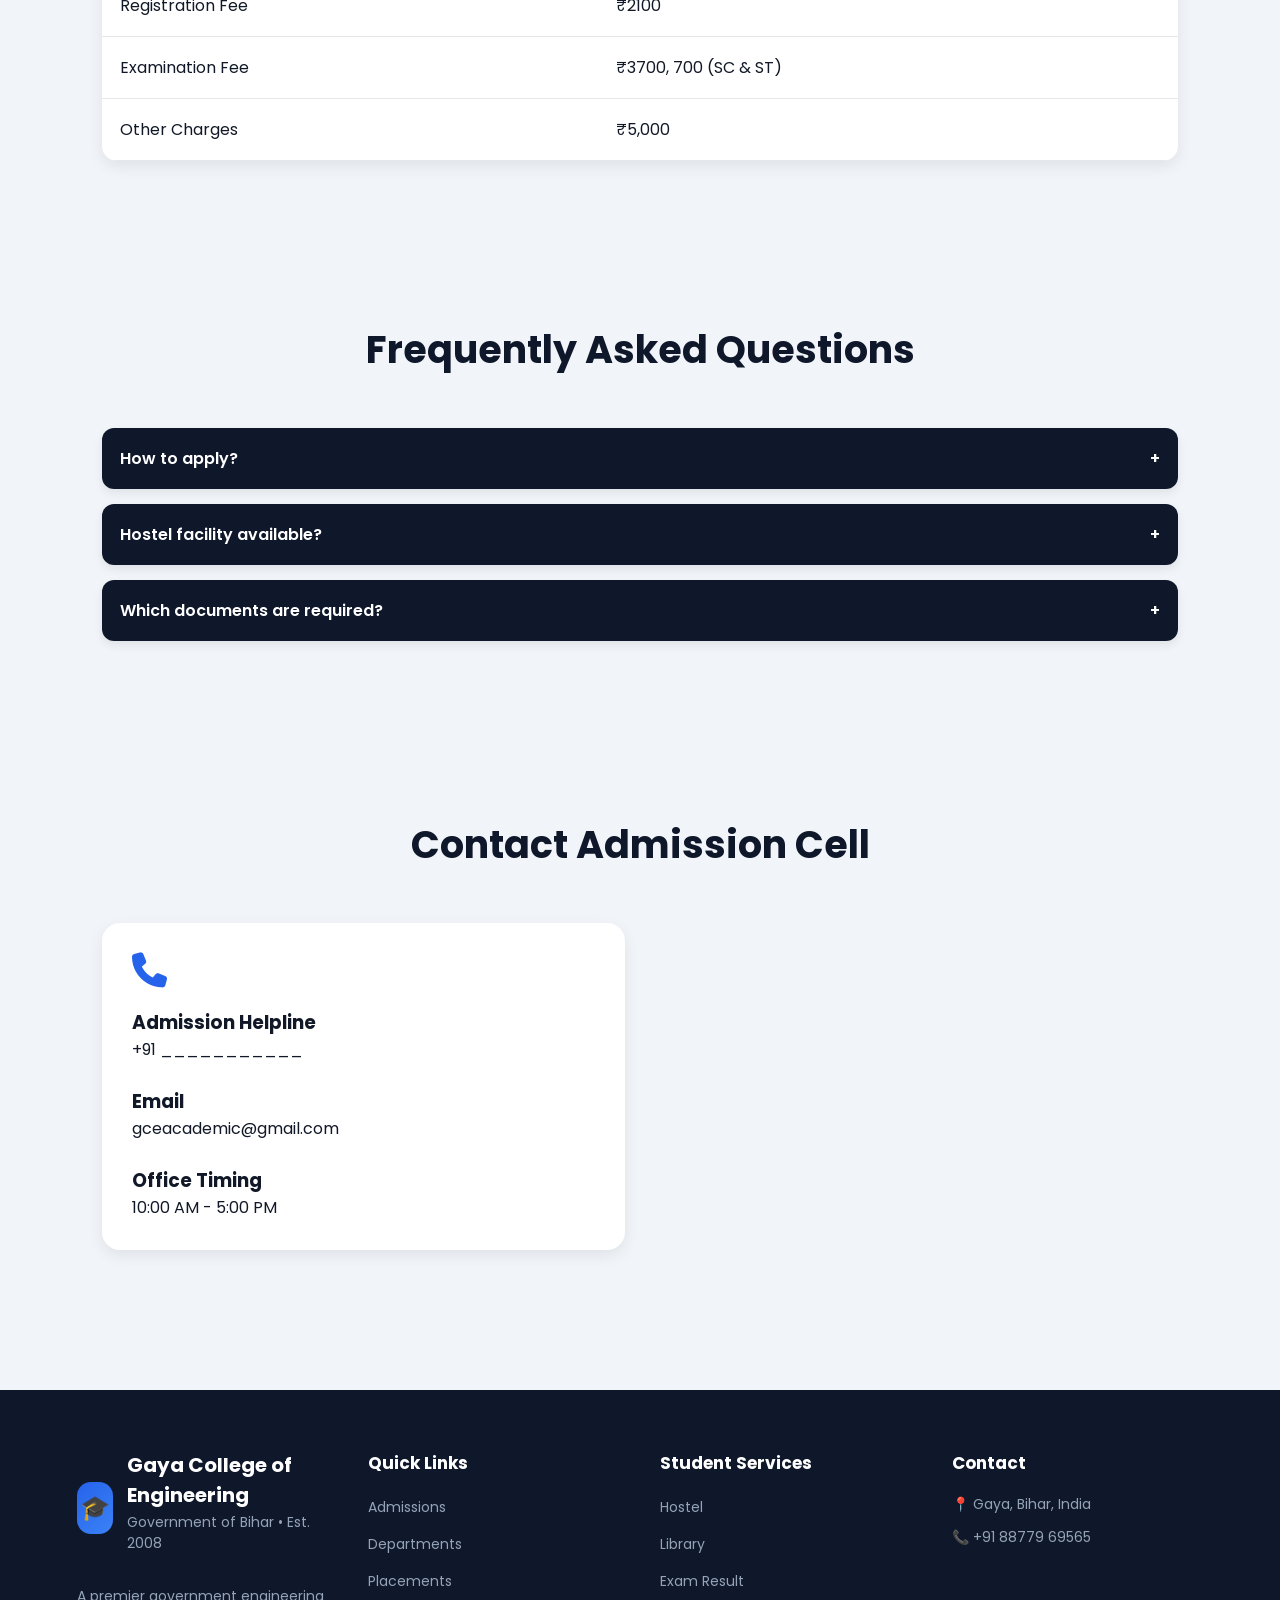
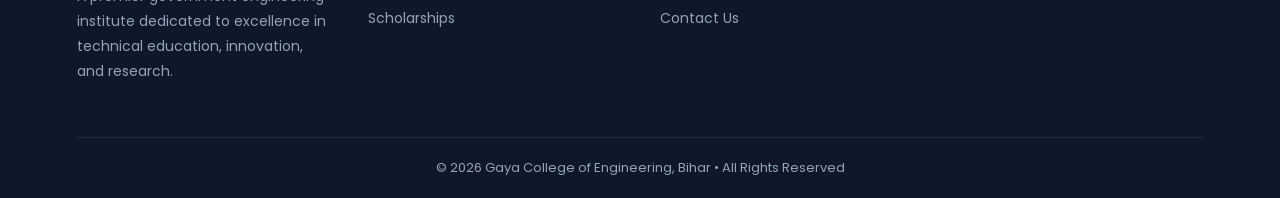
<file: admission.html>
<!DOCTYPE html>
<html lang="en">

<head>
    <meta charset="UTF-8" />
    <meta name="viewport" content="width=device-width, initial-scale=1.0" />
    <title>GCE Gaya Admission Process 2026</title>

    <!-- FONT AWESOME -->
    <link rel="stylesheet" href="https://cdnjs.cloudflare.com/ajax/libs/font-awesome/6.5.1/css/all.min.css" />

    <!-- GOOGLE FONT -->
    <link href="https://fonts.googleapis.com/css2?family=Poppins:wght@300;400;500;600;700&display=swap"
        rel="stylesheet">

    <style>
        * {
            margin: 0;
            padding: 0;
            box-sizing: border-box;
            font-family: 'Poppins', sans-serif;
            scroll-behavior: smooth;
        }

        body {
            background: #f1f5f9;
            color: #111827;
        }

        /* ================= NAVBAR ================= */
 .header {

            width: 100%;

            background: #0f172a;

            color: white;

            padding: 15px 8%;

            display: flex;

            justify-content: space-between;
            align-items: center;

            flex-wrap: wrap;

            position: sticky;
            top: 0;

            z-index: 1000;

            box-shadow: 0 4px 10px rgba(0, 0, 0, 0.1);
        }

        .header-left {

            display: flex;
            align-items: center;

            gap: 18px;
        }

        .logo {

            width: 70px;
            height: 70px;

            object-fit: cover;

            border-radius: 50%;

            background: white;
            padding: 5px;
        }

        .header-left h1 {

            font-size: 24px;
            margin-bottom: 5px;
        }

        .header-left p {

            color: #cbd5e1;
            font-size: 14px;
        }

        /* ================= NAVBAR ================= */

        .navbar {

            display: flex;
            gap: 25px;

            flex-wrap: wrap;
        }

        .navbar a {

            color: white;

            text-decoration: none;

            font-size: 15px;
            font-weight: 500;

            transition: 0.3s;
        }

        .navbar a:hover {

            color: #38bdf8;
        }

        /* ================= HERO ================= */

        .hero {
            min-height: 90vh;
            background:
                linear-gradient(rgba(15, 23, 42, 0.8),
                    rgba(15, 23, 42, 0.8)),
                url('https://images.unsplash.com/photo-1562774053-701939374585?q=80&w=1600');

            background-size: cover;
            background-position: center;

            display: flex;
            align-items: center;
            justify-content: center;
            text-align: center;
            padding: 40px;
            color: white;
        }

        .hero-content {
            max-width: 900px;
        }

        .hero h1 {
            font-size: 60px;
            margin-bottom: 20px;
        }

        .hero p {
            font-size: 18px;
            margin-bottom: 30px;
            line-height: 1.8;
        }

        .hero-buttons {
            display: flex;
            gap: 20px;
            justify-content: center;
            flex-wrap: wrap;
        }

        .hero-buttons a {
            padding: 14px 28px;
            border-radius: 10px;
            text-decoration: none;
            font-weight: 600;
            transition: 0.3s;
        }

        .btn-primary {
            background: #2563eb;
            color: white;
        }

        .btn-secondary {
            background: white;
            color: #111827;
        }

        .hero-buttons a:hover {
            transform: translateY(-3px);
        }

        /* ================= SECTION ================= */

        section {
            padding: 80px 8%;
        }

        .section-title {
            text-align: center;
            font-size: 38px;
            margin-bottom: 50px;
            color: #0f172a;
        }

        /* ================= TIMELINE ================= */

        .timeline {
            display: grid;
            grid-template-columns: repeat(auto-fit, minmax(280px, 1fr));
            gap: 25px;
        }

        .timeline-card {
            background: rgba(255, 255, 255, 0.8);
            backdrop-filter: blur(10px);
            padding: 30px;
            border-radius: 20px;
            box-shadow: 0 8px 20px rgba(0, 0, 0, 0.08);
            transition: 0.4s;
        }

        .timeline-card:hover {
            transform: translateY(-8px);
        }

        .timeline-card i {
            font-size: 40px;
            color: #2563eb;
            margin-bottom: 20px;
        }

        .timeline-card h3 {
            margin-bottom: 15px;
            color: #111827;
        }

        .timeline-card p {
            color: #64748b;
            line-height: 1.7;
        }

        /* ================= DOCUMENTS ================= */

        .documents-grid {
            display: grid;
            grid-template-columns: repeat(auto-fit, minmax(250px, 1fr));
            gap: 20px;
        }

        .document-card {
            background: white;
            padding: 25px;
            border-radius: 18px;
            box-shadow: 0 5px 15px rgba(0, 0, 0, 0.08);
            transition: 0.3s;
        }

        .document-card:hover {
            transform: translateY(-5px);
        }

        .document-card i {
            font-size: 35px;
            color: #0ea5e9;
            margin-bottom: 15px;
        }

        .document-card h3 {
            margin-bottom: 12px;
            font-size: 18px;
        }

        .document-card p {
            color: #64748b;
            margin-bottom: 8px;
        }

        /* ================= INSTRUCTIONS ================= */

        .instructions {
            display: grid;
            grid-template-columns: repeat(auto-fit, minmax(250px, 1fr));
            gap: 20px;
        }

        .instruction-card {
            background: #fee2e2;
            padding: 25px;
            border-left: 6px solid #ef4444;
            border-radius: 15px;
        }

        .instruction-card i {
            font-size: 30px;
            color: #dc2626;
            margin-bottom: 15px;
        }

        /* ================= FEE TABLE ================= */

        .fee-table {
            width: 100%;
            border-collapse: collapse;
            background: white;
            overflow: hidden;
            border-radius: 15px;
            box-shadow: 0 5px 15px rgba(0, 0, 0, 0.08);
        }

        .fee-table th,
        .fee-table td {
            padding: 18px;
            border-bottom: 1px solid #e5e7eb;
            text-align: left;
        }

        .fee-table th {
            background: #2563eb;
            color: white;
        }

        /* ================= FAQ ================= */

        .faq-item {
            background: white;
            margin-bottom: 15px;
            border-radius: 12px;
            overflow: hidden;
            box-shadow: 0 4px 10px rgba(0, 0, 0, 0.08);
        }

        .faq-question {
            padding: 18px;
            cursor: pointer;
            font-weight: 600;
            background: #0f172a;
            color: white;

            display: flex;
            justify-content: space-between;
            align-items: center;
        }

        .faq-answer {
            max-height: 0;
            overflow: hidden;
            transition: 0.4s;
            background: white;
            padding: 0 18px;
        }

        .faq-item.active .faq-answer {
            max-height: 300px;
            padding: 18px;
        }

        /* ================= CONTACT ================= */

        .contact-grid {
            display: grid;
            grid-template-columns: repeat(auto-fit, minmax(300px, 1fr));
            gap: 30px;
        }

        .contact-card {
            background: white;
            padding: 30px;
            border-radius: 18px;
            box-shadow: 0 5px 15px rgba(0, 0, 0, 0.08);
        }

        .contact-card i {
            font-size: 35px;
            color: #2563eb;
            margin-bottom: 20px;
        }

        iframe {
            width: 100%;
            height: 300px;
            border: none;
            border-radius: 15px;
        }

        /* ================= FOOTER ================= */

        .footer {
            background: #0f172a;
            color: #cbd5e1;
            padding: 60px 6% 20px;
            margin-top: 60px;
        }

        .footer-container {
            display: grid;
            grid-template-columns: repeat(auto-fit, minmax(220px, 1fr));
            gap: 40px;
            margin-bottom: 40px;
        }

        .footer-logo {
            display: flex;
            align-items: center;
            gap: 14px;
            margin-bottom: 18px;
        }

        .footer-logo-icon {
            width: 52px;
            height: 52px;
            border-radius: 14px;
            background: linear-gradient(135deg, #2563eb, #3b82f6);
            display: flex;
            align-items: center;
            justify-content: center;
            font-size: 24px;
            color: white;
        }

        .footer-logo h3 {
            color: white;
            font-size: 20px;
            margin-bottom: 2px;
        }

        .footer-logo p {
            font-size: 12px;
            color: #94a3b8;
        }

        .footer-about {
            line-height: 1.8;
            font-size: 14px;
            color: #94a3b8;
        }

        .footer-col h4 {
            color: white;
            margin-bottom: 18px;
            font-size: 17px;
        }

        .footer-col ul {
            list-style: none;
        }

        .footer-col ul li {
            margin-bottom: 12px;
        }

        .footer-col ul li a {
            text-decoration: none;
            color: #94a3b8;
            transition: 0.3s;
            font-size: 14px;
        }

        .footer-col ul li a:hover {
            color: white;
            padding-left: 4px;
        }

        .footer-col p {
            margin-bottom: 12px;
            color: #94a3b8;
            font-size: 14px;
        }

        .footer-bottom {
            border-top: 1px solid rgba(255, 255, 255, 0.08);
            padding-top: 20px;
            text-align: center;
            font-size: 13px;
            color: #94a3b8;
        }

        /* ================= MOBILE ================= */

        @media(max-width:768px) {

            .hero h1 {
                font-size: 40px;
            }

            .nav-links {
                display: none;
            }

        }
    </style>
</head>

<body>

    <!-- ================= NAVBAR ================= -->

    <header class="header">

        <div class="header-left">

            <img src="images/logo_gce.jpg" alt="GCE Gaya Logo" class="logo">

            <div>

                <h1>Gaya College of Engineering, Gaya</h1>

                <p>
                    Affiliated to Bihar Engineering University, Patna
                </p>

            </div>

        </div>

        <nav class="navbar">

            <a href="index.html">Home</a>

            <a href="about_us.html">About</a>

            <a href="department.html">Departments</a>

            <a href="admission.html">Admission</a>

            <a href="placement_data.html">Placement</a>

            <a href="contact.html">Contact</a>

        </nav>

    </header>

    <!-- ================= HERO ================= -->

    <section class="hero">

        <div class="hero-content">

            <h1>Admission Process</h1>

            <p>
                Welcome to Gaya College Of Engineering, Gaya.
                Complete your admission process smoothly with all
                important instructions, required documents,
                and fee details.
            </p>

            <!-- <div class="hero-buttons">

                <a href="#" class="btn-primary">
                    Apply Now
                </a>

                <a href="#" class="btn-secondary">
                    Download Prospectus
                </a>

                <a href="#" class="btn-primary">
                    Contact Admission Cell
                </a>

            </div> -->

        </div>

    </section>

    <!-- ================= PROCESS ================= -->

    <section id="process">

        <h2 class="section-title">
            Admission Process
        </h2>

        <div class="timeline">

            <div class="timeline-card">
                <i class="fa-solid fa-user-plus"></i>
                <h3>Step 1 - Registration</h3>
                <p>Complete online registration through UGEAC/BCECE portal.</p>
            </div>

            <div class="timeline-card">
                <i class="fa-solid fa-list-check"></i>
                <h3>Step 2 - Choice Filling</h3>
                <p>Select GCE Gaya and preferred branch carefully.</p>
            </div>

            <div class="timeline-card">
                <i class="fa-solid fa-award"></i>
                <h3>Step 3 - Seat Allotment</h3>
                <p>Download allotment letter after seat confirmation.</p>
            </div>

            <div class="timeline-card">
                <i class="fa-solid fa-file-circle-check"></i>
                <h3>Step 4 - Verification</h3>
                <p>Bring all original documents for verification.</p>
            </div>

            <div class="timeline-card">
                <i class="fa-solid fa-money-check-dollar"></i>
                <h3>Step 5 - Fee Payment</h3>
                <p>Pay admission fee through online payment gateway.</p>
            </div>

            <div class="timeline-card">
                <i class="fa-solid fa-building-columns"></i>
                <h3>Step 6 - Reporting</h3>
                <p>Report physically at GCE Gaya campus.</p>
            </div>

        </div>

    </section>

    <!-- ================= DOCUMENTS ================= -->

    <section id="documents">

        <h2 class="section-title">
            Required Documents
        </h2>

        <div class="documents-grid">

            <div class="document-card">
                <i class="fa-solid fa-file"></i>
                <h3>10th Marksheet</h3>
                <p>Original + 3 Photocopies</p>
            </div>

            <div class="document-card">
                <i class="fa-solid fa-file"></i>
                <h3>12th Marksheet</h3>
                <p>Original + 3 Photocopies</p>
            </div>

            <div class="document-card">
                <i class="fa-solid fa-id-card"></i>
                <h3>Aadhaar Card</h3>
                <p>2 Photocopies Required</p>
            </div>

            <div class="document-card">
                <i class="fa-solid fa-image"></i>
                <h3>Passport Photos</h3>
                <p>6 Recent Photos Required</p>
            </div>

            <div class="document-card">
                <i class="fa-solid fa-certificate"></i>
                <h3>Character Certificate</h3>
                <p>Original Required</p>
            </div>

            <div class="document-card">
                <i class="fa-solid fa-file-medical"></i>
                <h3>Medical Certificate</h3>
                <p>Original Required</p>
            </div>

        </div>

    </section>

    <!-- ================= INSTRUCTIONS ================= -->

    <section>

        <h2 class="section-title">
            Important Instructions
        </h2>

        <div class="instructions">

            <div class="instruction-card">
                <i class="fa-solid fa-triangle-exclamation"></i>
                <h3>Bring Original Documents</h3>
            </div>

            <div class="instruction-card">
                <i class="fa-solid fa-copy"></i>
                <h3>Carry Multiple Photocopies</h3>
            </div>

            <div class="instruction-card">
                <i class="fa-solid fa-credit-card"></i>
                <h3>Online Fee Payment Only</h3>
            </div>

            <div class="instruction-card">
                <i class="fa-solid fa-house"></i>
                <h3>Hostel Admission Available</h3>
            </div>

        </div>

    </section>

    <!-- ================= FEES ================= -->

    <section id="fees">

        <h2 class="section-title">
            Admission Fee Structure
        </h2>

        <table class="fee-table">

            <tr>
                <th>Fee Type</th>
                <th>Amount</th>
            </tr>

            <tr>
                <td>Admission Fee</td>
                <td>₹2510</td>
            </tr>

            <tr>
                <td>Tuition Fee</td>
                <td>₹10</td>
            </tr>

            <tr>
                <td>Hostel +Mess Fee</td>
                <td>₹27000</td>
            </tr>

            <tr>
                <td>Registration Fee</td>
                <td>₹2100</td>
            </tr>

            <tr>
                <td>Examination Fee</td>
                <td>₹3700, 700 (SC & ST)</td>
            </tr>

            <tr>
                <td>Other Charges</td>
                <td>₹5,000</td>
            </tr>

        </table>

    </section>

    <!-- ================= FAQ ================= -->

    <section id="faq">

        <h2 class="section-title">
            Frequently Asked Questions
        </h2>

        <div class="faq-item">

            <div class="faq-question">
                How to apply?
                <span>+</span>
            </div>

            <div class="faq-answer">
                Apply through BCECE counseling portal.
            </div>

        </div>

        <div class="faq-item">

            <div class="faq-question">
                Hostel facility available?
                <span>+</span>
            </div>

            <div class="faq-answer">
                Yes, hostel facility is available for boys and girls.
            </div>

        </div>

        <div class="faq-item">

            <div class="faq-question">
                Which documents are required?
                <span>+</span>
            </div>

            <div class="faq-answer">
                Bring all original educational and identity documents.
            </div>

        </div>

    </section>

    <!-- ================= CONTACT ================= -->

    <section id="contact">

        <h2 class="section-title">
            Contact Admission Cell
        </h2>

        <div class="contact-grid">

            <div class="contact-card">

                <i class="fa-solid fa-phone"></i>

                <h3>Admission Helpline</h3>

                <p>+91 ___________</p>

                <br>

                <h3>Email</h3>

                <p>gceacademic@gmail.com</p>

                <br>

                <h3>Office Timing</h3>

                <p>10:00 AM - 5:00 PM</p>

            </div>

            <iframe src="https://maps.google.com/maps?q=gce%20gaya&t=&z=13&ie=UTF8&iwloc=&output=embed">
            </iframe>

        </div>

    </section>

    <!-- ================= FOOTER ================= -->

    <footer class="footer">

        <div class="footer-container">

            <!-- College Info -->
            <div class="footer-col">
                <div class="footer-logo">
                    <div class="footer-logo-icon">🎓</div>

                    <div>
                        <h3>Gaya College of Engineering</h3>
                        <p>Government of Bihar • Est. 2008</p>
                    </div>
                </div>

                <p class="footer-about">
                    A premier government engineering institute dedicated to excellence in technical education,
                    innovation, and
                    research.
                </p>
            </div>

            <!-- Quick Links -->
            <div class="footer-col">
                <h4>Quick Links</h4>

                <ul>
                    <li><a href="admission.html">Admissions</a></li>
                    <li><a href="department.html">Departments</a></li>
                    <li><a href="placement_data.html">Placements</a></li>
                    <li><a href="https://pmsonline.bihar.gov.in/pms/pms_online/Default.aspx">Scholarships</a></li>
                </ul>
            </div>

            <!-- Student Services -->
            <div class="footer-col">
                <h4>Student Services</h4>

                <ul>
                    <li><a href="#">Hostel</a></li>
                    <li><a href="#">Library</a></li>
                    <li><a href="https://phoolbabu.space/beu_result/v1/branch_view.php">Exam Result</a></li>
                    <li><a href="#">Contact Us</a></li>
                </ul>
            </div>

            <!-- Contact -->
            <div class="footer-col">
                <h4>Contact</h4>

                <p>📍 Gaya, Bihar, India</p>
                <p>📞 +91 88779 69565</p>
            </div>

        </div>

        <div class="footer-bottom">
            © 2026 Gaya College of Engineering, Bihar • All Rights Reserved
        </div>

    </footer>
    <!-- ================= JS ================= -->

    <script>

        const faqItems =
            document.querySelectorAll(".faq-item");

        faqItems.forEach(item => {

            item.addEventListener("click", () => {

                item.classList.toggle("active");

            });

        });

    </script>

</body>

</html>
</file>
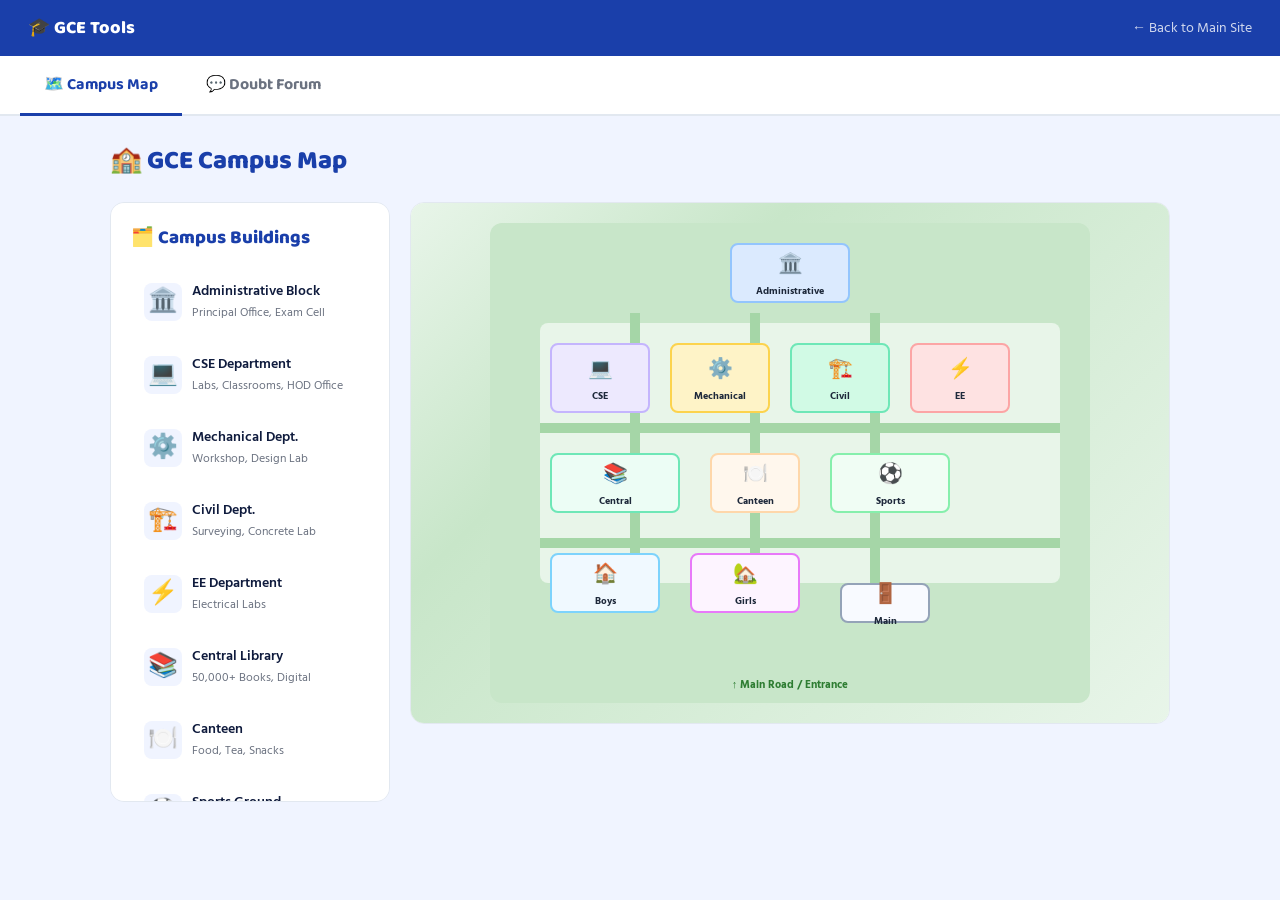
<file: campus.html>
<!DOCTYPE html>
<html lang="en">
<head>
<meta charset="UTF-8">
<meta name="viewport" content="width=device-width, initial-scale=1.0">
<title>Campus Map & Doubt Forum — GCE</title>
<link href="https://fonts.googleapis.com/css2?family=Baloo+2:wght@400;600;700;800&family=Hind:wght@300;400;500;600&display=swap" rel="stylesheet">
<style>
:root{--p:#1a3faa;--pl:#2d5be3;--acc:#f59e0b;--bg:#f0f4ff;--surf:#fff;--txt:#0f1b3d;--muted:#6b7280;--border:#e2e8f0;--rad:14px;}
*{box-sizing:border-box;margin:0;padding:0;}
body{font-family:'Hind',sans-serif;background:var(--bg);color:var(--txt);}
.topbar{background:var(--p);color:white;padding:14px 28px;display:flex;justify-content:space-between;align-items:center;}
.topbar a{color:rgba(255,255,255,.8);text-decoration:none;font-size:14px;}
.logo{font-family:'Baloo 2',cursive;font-size:18px;font-weight:800;}
.tabs-nav{display:flex;gap:0;background:var(--surf);border-bottom:2px solid var(--border);padding:0 20px;}
.tab-btn{padding:16px 24px;font-family:'Baloo 2',cursive;font-size:16px;font-weight:700;border:none;background:none;color:var(--muted);cursor:pointer;border-bottom:3px solid transparent;margin-bottom:-2px;transition:all .2s;}
.tab-btn.active{color:var(--p);border-bottom-color:var(--p);}
.tab-panel{display:none;padding:24px 20px;max-width:1100px;margin:0 auto;}
.tab-panel.active{display:block;}

/* MAP */
.map-layout{display:grid;grid-template-columns:280px 1fr;gap:20px;}
@media(max-width:700px){.map-layout{grid-template-columns:1fr;}}
.building-list{background:var(--surf);border-radius:var(--rad);padding:20px;border:1px solid var(--border);max-height:600px;overflow-y:auto;}
.building-list h3{font-family:'Baloo 2',cursive;font-weight:800;color:var(--p);margin-bottom:14px;}
.b-item{display:flex;align-items:center;gap:10px;padding:12px;border-radius:10px;cursor:pointer;transition:all .2s;margin-bottom:4px;border:1.5px solid transparent;}
.b-item:hover{background:var(--bg);border-color:var(--border);}
.b-item.active{background:#eef2ff;border-color:var(--p);}
.b-icon{font-size:24px;width:38px;height:38px;background:var(--bg);border-radius:8px;display:flex;align-items:center;justify-content:center;flex-shrink:0;}
.b-name{font-weight:600;font-size:14px;color:var(--txt);}
.b-sub{font-size:12px;color:var(--muted);}
.map-canvas{background:var(--surf);border-radius:var(--rad);border:1px solid var(--border);position:relative;overflow:hidden;min-height:520px;}
.map-bg{width:100%;height:100%;background:linear-gradient(135deg,#e8f5e9 0%,#c8e6c9 30%,#e8f5e9 100%);display:flex;align-items:center;justify-content:center;position:relative;min-height:520px;}
.campus-map{position:relative;width:600px;max-width:100%;height:480px;}
.map-building{position:absolute;cursor:pointer;transition:all .2s;}
.map-building:hover .mb-box{transform:scale(1.05);filter:brightness(1.1);}
.map-building.selected .mb-box{box-shadow:0 0 0 3px var(--p),0 8px 20px rgba(26,63,170,.3);}
.mb-box{border-radius:8px;display:flex;align-items:center;justify-content:center;flex-direction:column;font-size:11px;font-weight:700;text-align:center;padding:6px 4px;transition:all .2s;}
.mb-label{font-size:10px;color:var(--txt);margin-top:4px;font-weight:600;text-align:center;max-width:70px;}
.info-popup{background:var(--surf);border-radius:var(--rad);padding:20px;border:2px solid var(--p);margin-top:16px;display:none;animation:fadeIn .3s ease;}
@keyframes fadeIn{from{opacity:0;transform:translateY(4px)}to{opacity:1;transform:translateY(0)}}
.info-popup h3{font-family:'Baloo 2',cursive;color:var(--p);font-size:18px;margin-bottom:8px;}
.info-popup p{font-size:14px;color:var(--muted);line-height:1.6;margin-bottom:8px;}
.tag-row{display:flex;flex-wrap:wrap;gap:6px;}
.tag{background:var(--bg);color:var(--p);padding:4px 12px;border-radius:20px;font-size:12px;font-weight:600;border:1px solid var(--border);}

/* FORUM */
.forum-layout{display:grid;grid-template-columns:1fr 320px;gap:20px;}
@media(max-width:768px){.forum-layout{grid-template-columns:1fr;}}
.post-form{background:var(--surf);border-radius:var(--rad);padding:20px;border:1px solid var(--border);margin-bottom:20px;}
.post-form h3{font-family:'Baloo 2',cursive;font-weight:800;color:var(--p);margin-bottom:14px;}
.fld{margin-bottom:12px;}
.fld label{font-size:12px;font-weight:600;color:var(--muted);text-transform:uppercase;letter-spacing:.5px;display:block;margin-bottom:5px;}
.fld input,.fld select,.fld textarea{width:100%;padding:11px 14px;border:1.5px solid var(--border);border-radius:8px;font-family:'Hind',sans-serif;font-size:14px;color:var(--txt);background:var(--bg);}
.fld input:focus,.fld select:focus,.fld textarea:focus{outline:none;border-color:var(--p);}
.fld textarea{min-height:80px;resize:vertical;}
.post-btn{background:var(--p);color:white;border:none;padding:12px 24px;border-radius:50px;font-family:'Baloo 2',cursive;font-size:15px;font-weight:700;cursor:pointer;transition:all .2s;}
.post-btn:hover{background:var(--pl);}
.post-btn:disabled{opacity:.6;}
.doubt-card{background:var(--surf);border-radius:var(--rad);padding:20px;border:1px solid var(--border);margin-bottom:12px;transition:all .2s;}
.doubt-card:hover{box-shadow:0 4px 20px rgba(26,63,170,.1);}
.doubt-header{display:flex;justify-content:space-between;align-items:flex-start;margin-bottom:10px;}
.doubt-title{font-family:'Baloo 2',cursive;font-weight:700;font-size:16px;color:var(--txt);flex:1;}
.subject-badge{background:var(--p);color:white;padding:3px 10px;border-radius:20px;font-size:11px;font-weight:600;margin-left:10px;white-space:nowrap;}
.doubt-body{font-size:14px;color:var(--muted);line-height:1.6;margin-bottom:12px;}
.doubt-footer{display:flex;justify-content:space-between;align-items:center;}
.vote-row{display:flex;gap:8px;align-items:center;}
.vote-btn{background:var(--bg);border:1.5px solid var(--border);color:var(--txt);padding:6px 14px;border-radius:20px;font-size:13px;font-weight:600;cursor:pointer;transition:all .2s;display:flex;align-items:center;gap:4px;}
.vote-btn:hover{border-color:var(--p);color:var(--p);}
.vote-btn.voted{background:#eef2ff;border-color:var(--p);color:var(--p);}
.anon-tag{font-size:11px;color:var(--muted);}
.answer-section{background:var(--bg);border-radius:10px;padding:14px;margin-top:10px;display:none;}
.answer-section.open{display:block;}
.answer-item{background:white;border-radius:8px;padding:12px 14px;margin-bottom:8px;font-size:13px;border:1px solid var(--border);line-height:1.6;}
.answer-item .ai-tag{background:linear-gradient(90deg,#6366f1,#8b5cf6);color:white;font-size:10px;padding:2px 8px;border-radius:8px;margin-right:6px;font-weight:600;}
.answer-input{display:flex;gap:8px;margin-top:8px;}
.answer-input input{flex:1;padding:9px 13px;border:1.5px solid var(--border);border-radius:8px;font-family:'Hind',sans-serif;font-size:13px;background:white;}
.answer-input button{background:var(--p);color:white;border:none;padding:9px 16px;border-radius:8px;cursor:pointer;font-weight:700;font-family:'Baloo 2',cursive;font-size:13px;}
.sidebar-card{background:var(--surf);border-radius:var(--rad);padding:18px;border:1px solid var(--border);margin-bottom:16px;}
.sidebar-card h4{font-family:'Baloo 2',cursive;font-weight:800;color:var(--p);margin-bottom:12px;}
.hot-topic{padding:10px;background:var(--bg);border-radius:8px;margin-bottom:6px;cursor:pointer;font-size:13px;font-weight:500;transition:all .2s;border:1px solid transparent;}
.hot-topic:hover{border-color:var(--p);color:var(--p);}
.filter-row{display:flex;gap:8px;flex-wrap:wrap;margin-bottom:16px;}
.filter-chip{padding:6px 14px;border-radius:20px;background:var(--surf);border:1.5px solid var(--border);font-size:13px;font-weight:600;cursor:pointer;transition:all .2s;}
.filter-chip.active{background:var(--p);color:white;border-color:var(--p);}
</style>
</head>
<body>
<div class="topbar">
  <span class="logo">🎓 GCE Tools</span>
  <a href="index.html">← Back to Main Site</a>
</div>

<div class="tabs-nav">
  <button class="tab-btn active" onclick="switchTab('map')">🗺️ Campus Map</button>
  <button class="tab-btn" onclick="switchTab('forum')">💬 Doubt Forum</button>
</div>

<!-- MAP TAB -->
<div class="tab-panel active" id="tab-map">
  <h2 style="font-family:'Baloo 2',cursive;color:var(--p);font-size:26px;font-weight:800;margin-bottom:20px;">🏫 GCE Campus Map</h2>
  <div class="map-layout">
    <div class="building-list">
      <h3>🗂️ Campus Buildings</h3>
      <div id="buildingListItems"></div>
    </div>
    <div>
      <div class="map-canvas">
        <div class="map-bg">
          <div class="campus-map" id="campusMap"></div>
        </div>
      </div>
      <div class="info-popup" id="infoPopup"></div>
    </div>
  </div>
</div>

<!-- FORUM TAB -->
<div class="tab-panel" id="tab-forum">
  <h2 style="font-family:'Baloo 2',cursive;color:var(--p);font-size:26px;font-weight:800;margin-bottom:20px;">💬 Anonymous Doubt Forum</h2>
  <div class="forum-layout">
    <div>
      <div class="post-form">
        <h3>📝 Post a Doubt Anonymously</h3>
        <div class="fld"><label>Subject</label>
          <select id="postSubject">
            <option>Data Structures</option><option>DBMS</option><option>Operating Systems</option>
            <option>Computer Networks</option><option>Mathematics</option><option>Physics</option>
            <option>Engineering Drawing</option><option>C Programming</option><option>Java</option>
            <option>Machine Learning</option><option>PMS Scholarship</option><option>Placements</option><option>Other</option>
          </select>
        </div>
        <div class="fld"><label>Question Title</label><input id="postTitle" placeholder="e.g. Difference between BFS and DFS?"/></div>
        <div class="fld"><label>Describe your doubt</label><textarea id="postBody" placeholder="Explain your doubt in detail..."></textarea></div>
        <button class="post-btn" id="postBtn" onclick="postDoubt()">🙋 Post Anonymously</button>
      </div>
      <div class="filter-row" id="filterRow"></div>
      <div id="doubtsFeed"></div>
    </div>
    <div>
      <div class="sidebar-card">
        <h4>🔥 Trending Topics</h4>
        <div id="hotTopics"></div>
      </div>
      <div class="sidebar-card">
        <h4>📊 Forum Stats</h4>
        <div id="forumStats"></div>
      </div>
    </div>
  </div>
</div>

<script>
// ===== MAP =====
const buildings=[
  {id:'admin',icon:'🏛️',name:'Administrative Block',sub:'Principal Office, Exam Cell',color:'#dbeafe',border:'#93c5fd',x:240,y:20,w:120,h:60,info:'Houses the Principal\'s office, examination cell, accounts section and administrative departments.',tags:['Principal Office','Exam Cell','Accounts','Library Card']},
  {id:'cse',icon:'💻',name:'CSE Department',sub:'Labs, Classrooms, HOD Office',color:'#ede9fe',border:'#c4b5fd',x:60,y:120,w:100,h:70,info:'Computer Science Engineering Department with programming labs, HOD Dr. Pratik Ranjan\'s office, seminar hall and smart classrooms.',tags:['Programming Lab','HOD: Dr. Pratik Ranjan','Seminar Hall','WiFi Zone']},
  {id:'mech',icon:'⚙️',name:'Mechanical Dept.',sub:'Workshop, Design Lab',color:'#fef3c7',border:'#fcd34d',x:180,y:120,w:100,h:70,info:'Mechanical Engineering department with machine workshop, CAD/CAM lab, fluid mechanics lab and design studio.',tags:['Workshop','CAD Lab','Fluid Lab','Engine Lab']},
  {id:'civil',icon:'🏗️',name:'Civil Dept.',sub:'Surveying, Concrete Lab',color:'#d1fae5',border:'#6ee7b7',x:300,y:120,w:100,h:70,info:'Civil Engineering with surveying lab, concrete testing lab, structural analysis lab and drawing hall.',tags:['Survey Lab','Concrete Lab','Drawing Hall']},
  {id:'ee',icon:'⚡',name:'EE Department',sub:'Electrical Labs',color:'#fee2e2',border:'#fca5a5',x:420,y:120,w:100,h:70,info:'Electrical & Electronics Engineering with circuits lab, power electronics lab and control systems lab.',tags:['Circuits Lab','Power Lab','Control Lab']},
  {id:'library',icon:'📚',name:'Central Library',sub:'50,000+ Books, Digital',color:'#ecfdf5',border:'#6ee7b7',x:60,y:230,w:130,h:60,info:'GCE Central Library with 50,000+ technical books, journals, digital resources, NPTEL access and quiet reading rooms.',tags:['50,000+ Books','Digital Resources','NPTEL','Reading Rooms']},
  {id:'canteen',icon:'🍽️',name:'Canteen',sub:'Food, Tea, Snacks',color:'#fff7ed',border:'#fed7aa',x:220,y:230,w:90,h:60,info:'Campus canteen serving affordable meals, tea, snacks and refreshments. Open 7AM–8PM on working days.',tags:['Meals','Tea/Coffee','Snacks','7AM–8PM']},
  {id:'ground',icon:'⚽',name:'Sports Ground',sub:'Cricket, Football',color:'#f0fdf4',border:'#86efac',x:340,y:230,w:120,h:60,info:'Large sports ground for cricket, football, athletics and outdoor events. Also used for college gatherings and functions.',tags:['Cricket','Football','Athletics','Events']},
  {id:'hostelb',icon:'🏠',name:'Boys Hostel',sub:'Rooms, Mess, WiFi',color:'#f0f9ff',border:'#7dd3fc',x:60,y:330,w:110,h:60,info:'Boys hostel with single/double sharing rooms, common mess, WiFi, 24/7 security and indoor recreation room.',tags:['WiFi','Mess','24/7 Security','Indoor Room']},
  {id:'hostelg',icon:'🏡',name:'Girls Hostel',sub:'Secure, WiFi, Warden',color:'#fdf4ff',border:'#e879f9',x:200,y:330,w:110,h:60,info:'Girls hostel with secure premises, resident warden, mess, WiFi, and separate entry/exit.',tags:['Secure Campus','Warden','Mess','WiFi']},
  {id:'gate',icon:'🚪',name:'Main Gate',sub:'Entry/Exit, Security',color:'#f8faff',border:'#94a3b8',x:350,y:360,w:90,h:40,info:'Main entrance gate with 24/7 security, visitor registration and vehicle check.',tags:['24/7 Security','Visitor Entry','Vehicle Check']},
];

function renderMap(){
  const list=document.getElementById('buildingListItems');
  list.innerHTML=buildings.map(b=>`
    <div class="b-item" id="li_${b.id}" onclick="selectBuilding('${b.id}')">
      <div class="b-icon">${b.icon}</div>
      <div><div class="b-name">${b.name}</div><div class="b-sub">${b.sub}</div></div>
    </div>`).join('');

  const map=document.getElementById('campusMap');
  // Draw green paths
  map.innerHTML=`<svg style="position:absolute;inset:0;width:100%;height:100%;pointer-events:none" viewBox="0 0 600 480">
    <rect x="0" y="0" width="600" height="480" fill="#c8e6c9" rx="12"/>
    <rect x="50" y="100" width="520" height="260" fill="#e8f5e9" rx="8"/>
    <rect x="140" y="90" width="10" height="290" fill="#a5d6a7"/>
    <rect x="260" y="90" width="10" height="290" fill="#a5d6a7"/>
    <rect x="380" y="90" width="10" height="290" fill="#a5d6a7"/>
    <rect x="50" y="200" width="520" height="10" fill="#a5d6a7"/>
    <rect x="50" y="315" width="520" height="10" fill="#a5d6a7"/>
    <text x="300" y="465" text-anchor="middle" font-size="11" fill="#2e7d32" font-family="Baloo 2,cursive" font-weight="700">↑ Main Road / Entrance</text>
  </svg>`;

  buildings.forEach(b=>{
    const el=document.createElement('div');
    el.className='map-building';
    el.id='mb_'+b.id;
    el.style.cssText=`left:${b.x}px;top:${b.y}px;width:${b.w}px;`;
    el.innerHTML=`<div class="mb-box" style="background:${b.color};border:2px solid ${b.border};width:${b.w}px;height:${b.h}px;color:#1e293b;font-size:20px;">
      <span>${b.icon}</span><span style="font-size:10px;font-weight:700;margin-top:4px;line-height:1.2">${b.name.split(' ')[0]}</span>
    </div>`;
    el.onclick=()=>selectBuilding(b.id);
    map.appendChild(el);
  });
}

function selectBuilding(id){
  document.querySelectorAll('.b-item').forEach(el=>el.classList.remove('active'));
  document.querySelectorAll('.map-building').forEach(el=>el.classList.remove('selected'));
  document.getElementById('li_'+id)?.classList.add('active');
  document.getElementById('mb_'+id)?.classList.add('selected');
  const b=buildings.find(x=>x.id===id);
  if(!b)return;
  const popup=document.getElementById('infoPopup');
  popup.style.display='block';
  popup.innerHTML=`<h3>${b.icon} ${b.name}</h3><p>${b.info}</p>
    <div class="tag-row">${b.tags.map(t=>`<span class="tag">${t}</span>`).join('')}</div>`;
}

renderMap();

// ===== FORUM =====
let doubts=[];
let activeFilter='All';

const seedDoubts=[
  {id:1,subject:'Data Structures',title:'What is the difference between BFS and DFS?',body:'I understand that both are graph traversal algorithms, but when should I use BFS vs DFS? Any real-world examples?',votes:12,answers:[{text:'BFS uses queue and explores level by level — best for shortest path. DFS uses stack and goes deep first — best for cycle detection and topological sort.',ai:false},{text:'Simple rule: Use BFS when you need shortest path (like GPS navigation). Use DFS for maze solving, detecting cycles.',ai:false}],time:'2h ago'},
  {id:2,subject:'PMS Scholarship',title:'PMS scholarship not credited for 3 months — what to do?',body:'I submitted all documents on time and the portal shows "Verified" status but amount has not come for 3 months. Anyone else facing this?',votes:8,answers:[{text:'This is a common issue. First check portal status carefully. If "District Forwarded" is shown, visit the District Welfare Office with your application number. Usually gets resolved in 2-4 weeks.',ai:false}],time:'5h ago'},
  {id:3,subject:'Placements',title:'TCS NQT preparation tips — 3 weeks left',body:'TCS is coming in 3 weeks. I am good at coding but weak in aptitude. How to prepare in this short time?',votes:24,answers:[{text:'For TCS NQT: Focus on Numerical Ability (50% of aptitude), Verbal (30%), Reasoning (20%). Use IndiaBix for practice. For coding section: Arrays, Strings, Basic DP.',ai:false}],time:'1d ago'},
  {id:4,subject:'DBMS',title:'Normalization 1NF 2NF 3NF — still confused',body:'I read the textbook 3 times but normalization forms are not clear. Can someone explain with a simple example?',votes:19,answers:[],time:'3h ago'},
];

function renderDoubts(filter='All'){
  const feed=document.getElementById('doubtsFeed');
  const filtered=filter==='All'?doubts:doubts.filter(d=>d.subject===filter);
  if(!filtered.length){feed.innerHTML='<p style="color:var(--muted);text-align:center;padding:40px">No doubts yet. Be the first to post!</p>';return;}
  feed.innerHTML=filtered.map(d=>`
    <div class="doubt-card">
      <div class="doubt-header">
        <div class="doubt-title">${d.title}</div>
        <span class="subject-badge">${d.subject}</span>
      </div>
      <div class="doubt-body">${d.body}</div>
      <div class="doubt-footer">
        <div class="vote-row">
          <button class="vote-btn ${d.voted?'voted':''}" onclick="vote(${d.id})">👍 ${d.votes}</button>
          <button class="vote-btn" onclick="toggleAnswers(${d.id})">💬 ${d.answers.length} Answers</button>
          <button class="vote-btn" onclick="aiAnswer(${d.id})" id="aiAnswerBtn_${d.id}">🤖 AI Answer</button>
        </div>
        <span class="anon-tag">👤 Anonymous · ${d.time}</span>
      </div>
      <div class="answer-section" id="ans_${d.id}">
        ${d.answers.map(a=>`<div class="answer-item">${a.ai?'<span class="ai-tag">✨ AI</span>':''}${a.text}</div>`).join('')}
        <div class="answer-input">
          <input placeholder="Add your answer anonymously..." id="ansInput_${d.id}"/>
          <button onclick="submitAnswer(${d.id})">Post</button>
        </div>
      </div>
    </div>`).join('');
}

function buildFilters(){
  const subjects=['All',...new Set(doubts.map(d=>d.subject))];
  document.getElementById('filterRow').innerHTML=subjects.map(s=>`<span class="filter-chip ${s===activeFilter?'active':''}" onclick="setFilter('${s}')">${s}</span>`).join('');
}

function setFilter(f){activeFilter=f;buildFilters();renderDoubts(f);}

function vote(id){
  const d=doubts.find(x=>x.id===id);
  if(!d)return;
  d.voted=!d.voted;d.votes+=d.voted?1:-1;
  renderDoubts(activeFilter);
}

function toggleAnswers(id){
  const el=document.getElementById('ans_'+id);
  if(el)el.classList.toggle('open');
}

const GROQ_API_KEY = 'YOUR_GROQ_API_KEY_HERE';
  async function aiAnswer(id){
  const d=doubts.find(x=>x.id===id);
  if(!d)return;
  const btn=document.getElementById('aiAnswerBtn_'+id);
  if(btn){btn.disabled=true;btn.textContent='⏳ Thinking...';}
  try{
    const res=await fetch('https://api.groq.com/openai/v1/chat/completions',{method:'POST',headers:{'Content-Type':'application/json','Authorization':`Bearer ${GROQ_API_KEY}`},body:JSON.stringify({model:'llama-3.3-70b-versatile',max_tokens:1000,messages:[{role:'user',content:`A GCE engineering student asked: "${d.title}"\n\nFull question: ${d.body}\n\nProvide a clear, concise, student-friendly answer. Use simple language. If it's a technical CS/engineering topic, give a practical example. If it's about PMS scholarship or college procedures, give accurate Bihar-specific guidance. Keep answer under 100 words.`}]})});
    const data=await res.json();
    d.answers.unshift({text:data.choices[0].message.content,ai:true});
    document.getElementById('ans_'+id)?.classList.add('open');
    renderDoubts(activeFilter);
  }catch(e){if(btn){btn.disabled=false;btn.textContent='🤖 AI Answer';}}
}

function submitAnswer(id){
  const inp=document.getElementById('ansInput_'+id);
  const text=inp?.value.trim();
  if(!text)return;
  const d=doubts.find(x=>x.id===id);
  if(d){d.answers.push({text,ai:false});inp.value='';renderDoubts(activeFilter);}
}

async function postDoubt(){
  const title=document.getElementById('postTitle').value.trim();
  const body=document.getElementById('postBody').value.trim();
  const subject=document.getElementById('postSubject').value;
  if(!title||!body){alert('Please fill title and description!');return;}
  const btn=document.getElementById('postBtn');
  btn.disabled=true;btn.textContent='Posting...';
  const id=Date.now();
  doubts.unshift({id,subject,title,body,votes:0,answers:[],time:'Just now',voted:false});
  document.getElementById('postTitle').value='';
  document.getElementById('postBody').value='';
  buildFilters();renderDoubts(activeFilter);updateStats();
  btn.disabled=false;btn.textContent='🙋 Post Anonymously';
}

function updateStats(){
  document.getElementById('forumStats').innerHTML=`
    <div style="display:flex;flex-direction:column;gap:8px;font-size:14px">
      <div style="display:flex;justify-content:space-between"><span>Total Questions</span><strong>${doubts.length}</strong></div>
      <div style="display:flex;justify-content:space-between"><span>Total Answers</span><strong>${doubts.reduce((a,d)=>a+d.answers.length,0)}</strong></div>
      <div style="display:flex;justify-content:space-between"><span>AI Answers</span><strong>${doubts.reduce((a,d)=>a+d.answers.filter(x=>x.ai).length,0)}</strong></div>
    </div>`;
}

function buildHotTopics(){
  const topics=['BFS vs DFS in DSA','DBMS Normalization','PMS Scholarship 2025','TCS NQT Prep','OS Scheduling Algorithms','CGPA for TCS cutoff'];
  document.getElementById('hotTopics').innerHTML=topics.map(t=>`<div class="hot-topic" onclick="document.getElementById('postTitle').value='${t}';switchTab('forum')">${t}</div>`).join('');
}

doubts=[...seedDoubts];
buildFilters();renderDoubts();updateStats();buildHotTopics();

function switchTab(t){
  document.querySelectorAll('.tab-btn').forEach((b,i)=>b.classList.toggle('active',['map','forum'][i]===t));
  document.querySelectorAll('.tab-panel').forEach(p=>p.classList.remove('active'));
  document.getElementById('tab-'+t).classList.add('active');
}
</script>
</body>
</html>
</file>
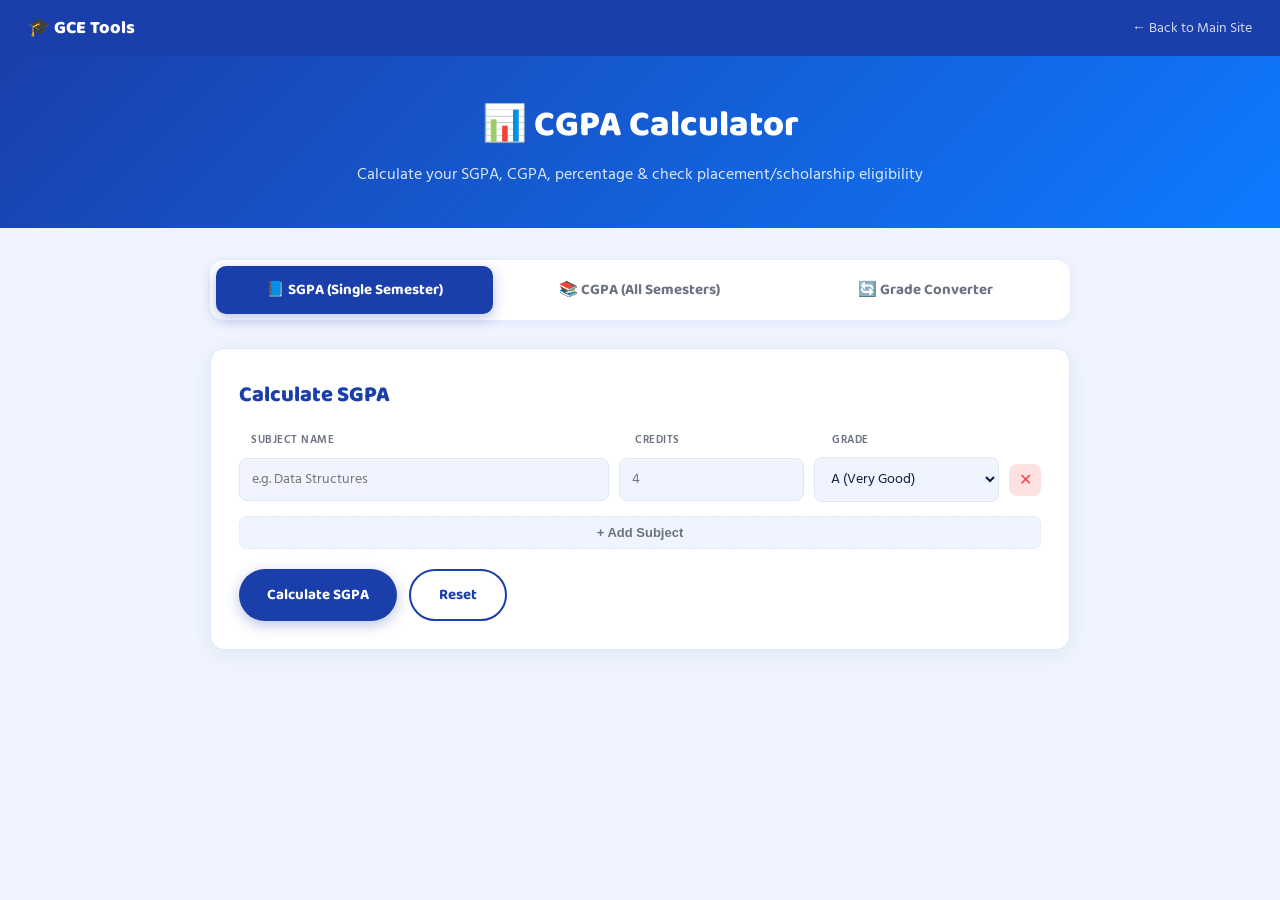
<file: cgpa.html>
<!DOCTYPE html>
<html lang="en">
<head>
<meta charset="UTF-8">
<meta name="viewport" content="width=device-width, initial-scale=1.0">
<title>CGPA Calculator — GCE</title>
<link href="https://fonts.googleapis.com/css2?family=Baloo+2:wght@400;600;700;800&family=Hind:wght@300;400;500;600&display=swap" rel="stylesheet">
<style>
:root{--p:#1a3faa;--pl:#2d5be3;--acc:#f59e0b;--bg:#f0f4ff;--surf:#fff;--txt:#0f1b3d;--muted:#6b7280;--border:#e2e8f0;--rad:14px;}
*{box-sizing:border-box;margin:0;padding:0;}
body{font-family:'Hind',sans-serif;background:var(--bg);color:var(--txt);min-height:100vh;}
.topbar{background:var(--p);color:white;padding:14px 28px;display:flex;align-items:center;justify-content:space-between;}
.topbar a{color:rgba(255,255,255,0.8);text-decoration:none;font-size:14px;}
.topbar a:hover{color:white;}
.logo{font-family:'Baloo 2',cursive;font-size:18px;font-weight:800;}
.hero-strip{background:linear-gradient(135deg,#1a3faa,#0e7aff);color:white;padding:40px 28px;text-align:center;}
.hero-strip h1{font-family:'Baloo 2',cursive;font-size:36px;font-weight:800;margin-bottom:8px;}
.hero-strip p{opacity:.85;font-size:16px;}
.container{max-width:900px;margin:0 auto;padding:32px 20px;}
.tabs{display:flex;gap:8px;margin-bottom:28px;background:var(--surf);padding:6px;border-radius:var(--rad);box-shadow:0 2px 12px rgba(26,63,170,.08);}
.tab{flex:1;padding:12px;border:none;background:transparent;border-radius:10px;cursor:pointer;font-family:'Baloo 2',cursive;font-size:15px;font-weight:700;color:var(--muted);transition:all .2s;}
.tab.active{background:var(--p);color:white;box-shadow:0 4px 14px rgba(26,63,170,.3);}
.panel{display:none;animation:fadeIn .3s ease;}
.panel.active{display:block;}
@keyframes fadeIn{from{opacity:0;transform:translateY(8px)}to{opacity:1;transform:translateY(0)}}
.card{background:var(--surf);border-radius:var(--rad);padding:28px;box-shadow:0 4px 20px rgba(26,63,170,.08);margin-bottom:20px;border:1px solid var(--border);}
.card h2{font-family:'Baloo 2',cursive;font-size:22px;font-weight:800;color:var(--p);margin-bottom:18px;}
.semester-block{border:1.5px solid var(--border);border-radius:12px;padding:20px;margin-bottom:16px;position:relative;}
.sem-title{font-family:'Baloo 2',cursive;font-weight:700;color:var(--p);margin-bottom:14px;font-size:16px;display:flex;justify-content:space-between;align-items:center;}
.subject-row{display:grid;grid-template-columns:2fr 1fr 1fr auto;gap:10px;margin-bottom:10px;align-items:center;}
.subject-row input,.subject-row select{padding:9px 12px;border:1.5px solid var(--border);border-radius:8px;font-family:'Hind',sans-serif;font-size:14px;color:var(--txt);background:var(--bg);transition:border .2s;}
.subject-row input:focus,.subject-row select:focus{outline:none;border-color:var(--p);}
.label-row{display:grid;grid-template-columns:2fr 1fr 1fr auto;gap:10px;margin-bottom:8px;}
.label-row span{font-size:11px;color:var(--muted);font-weight:600;text-transform:uppercase;letter-spacing:.5px;padding:0 12px;}
.del-btn{background:#fee2e2;border:none;color:#ef4444;width:32px;height:32px;border-radius:8px;cursor:pointer;font-size:16px;display:flex;align-items:center;justify-content:center;transition:background .2s;}
.del-btn:hover{background:#fecaca;}
.add-sub-btn{background:var(--bg);border:1.5px dashed var(--border);color:var(--muted);padding:8px 16px;border-radius:8px;cursor:pointer;font-size:13px;font-weight:600;transition:all .2s;width:100%;margin-top:4px;}
.add-sub-btn:hover{border-color:var(--p);color:var(--p);}
.btn-row{display:flex;gap:12px;margin-top:20px;flex-wrap:wrap;}
.btn{padding:12px 28px;border-radius:50px;border:none;font-family:'Baloo 2',cursive;font-size:15px;font-weight:700;cursor:pointer;transition:all .25s;}
.btn-primary{background:var(--p);color:white;box-shadow:0 4px 14px rgba(26,63,170,.3);}
.btn-primary:hover{background:var(--pl);transform:translateY(-1px);}
.btn-outline{background:white;color:var(--p);border:2px solid var(--p);}
.btn-outline:hover{background:var(--bg);}
.btn-green{background:#10b981;color:white;}
.btn-green:hover{background:#059669;}
.result-grid{display:grid;grid-template-columns:repeat(auto-fit,minmax(160px,1fr));gap:16px;margin-top:20px;}
.result-box{background:linear-gradient(135deg,var(--p),var(--pl));color:white;border-radius:var(--rad);padding:20px;text-align:center;}
.result-box.green{background:linear-gradient(135deg,#10b981,#059669);}
.result-box.orange{background:linear-gradient(135deg,#f59e0b,#d97706);}
.result-box.red{background:linear-gradient(135deg,#ef4444,#dc2626);}
.result-num{font-family:'Baloo 2',cursive;font-size:36px;font-weight:800;margin-bottom:4px;}
.result-label{font-size:12px;opacity:.85;font-weight:600;}
.eligibility-list{margin-top:20px;}
.elig-item{display:flex;align-items:center;gap:12px;padding:12px 16px;border-radius:10px;margin-bottom:8px;font-size:14px;font-weight:500;}
.elig-item.pass{background:#d1fae5;color:#065f46;}
.elig-item.fail{background:#fee2e2;color:#991b1b;}
.elig-item.warn{background:#fef3c7;color:#92400e;}
.add-sem-btn{background:var(--p);color:white;border:none;padding:12px 24px;border-radius:10px;cursor:pointer;font-family:'Baloo 2',cursive;font-size:15px;font-weight:700;transition:all .2s;margin-bottom:16px;}
.add-sem-btn:hover{background:var(--pl);}
/* Grade colors */
.grade-O{color:#10b981;font-weight:700;}
.grade-A{color:#3b82f6;font-weight:700;}
.grade-B{color:#f59e0b;font-weight:700;}
.grade-C,.grade-D{color:#ef4444;font-weight:700;}
</style>
</head>
<body>
<div class="topbar">
  <span class="logo">🎓 GCE Tools</span>
  <a href="index.html">← Back to Main Site</a>
</div>
<div class="hero-strip">
  <h1>📊 CGPA Calculator</h1>
  <p>Calculate your SGPA, CGPA, percentage & check placement/scholarship eligibility</p>
</div>
<div class="container">
  <div class="tabs">
    <button class="tab active" onclick="switchTab('sgpa')">📘 SGPA (Single Semester)</button>
    <button class="tab" onclick="switchTab('cgpa')">📚 CGPA (All Semesters)</button>
    <button class="tab" onclick="switchTab('convert')">🔄 Grade Converter</button>
  </div>

  <!-- SGPA PANEL -->
  <div class="panel active" id="panel-sgpa">
    <div class="card">
      <h2>Calculate SGPA</h2>
      <div class="label-row">
        <span>Subject Name</span><span>Credits</span><span>Grade</span><span></span>
      </div>
      <div id="sgpaSubjects">
        <div class="subject-row">
          <input placeholder="e.g. Data Structures" />
          <input type="number" placeholder="4" min="1" max="6" />
          <select>
            <option value="10">O (Outstanding)</option>
            <option value="9">A+ (Excellent)</option>
            <option value="8" selected>A (Very Good)</option>
            <option value="7">B+ (Good)</option>
            <option value="6">B (Above Avg)</option>
            <option value="5">C (Average)</option>
            <option value="4">D (Pass)</option>
            <option value="0">F (Fail)</option>
          </select>
          <button class="del-btn" onclick="delRow(this)">✕</button>
        </div>
      </div>
      <button class="add-sub-btn" onclick="addSgpaRow()">+ Add Subject</button>
      <div class="btn-row">
        <button class="btn btn-primary" onclick="calcSgpa()">Calculate SGPA</button>
        <button class="btn btn-outline" onclick="resetSgpa()">Reset</button>
      </div>
      <div id="sgpaResult" style="display:none">
        <div class="result-grid" id="sgpaResultGrid"></div>
        <div class="eligibility-list" id="sgpaElig"></div>
      </div>
    </div>
  </div>

  <!-- CGPA PANEL -->
  <div class="panel" id="panel-cgpa">
    <div class="card">
      <h2>Calculate CGPA (All Semesters)</h2>
      <div id="semesters"></div>
      <button class="add-sem-btn" onclick="addSemester()">+ Add Semester</button>
      <div class="btn-row">
        <button class="btn btn-primary" onclick="calcCgpa()">Calculate CGPA</button>
        <button class="btn btn-outline" onclick="initSemesters()">Reset</button>
      </div>
      <div id="cgpaResult" style="display:none">
        <div class="result-grid" id="cgpaResultGrid"></div>
        <div class="eligibility-list" id="cgpaElig"></div>
      </div>
    </div>
  </div>

  <!-- CONVERTER PANEL -->
  <div class="panel" id="panel-convert">
    <div class="card">
      <h2>Grade / Percentage Converter</h2>
      <div style="display:grid;grid-template-columns:1fr 1fr;gap:20px;margin-bottom:20px;">
        <div>
          <label style="font-size:13px;font-weight:600;color:var(--muted);display:block;margin-bottom:6px;">CGPA to Percentage</label>
          <input id="cgpaInput" type="number" step="0.01" min="0" max="10" placeholder="Enter CGPA (e.g. 7.5)" style="width:100%;padding:12px;border:1.5px solid var(--border);border-radius:8px;font-size:15px;font-family:'Hind',sans-serif;background:var(--bg);color:var(--txt);" oninput="convertCgpa()">
          <div id="cgpaToPercent" style="margin-top:10px;font-family:'Baloo 2',cursive;font-size:22px;color:var(--p);font-weight:800;"></div>
        </div>
        <div>
          <label style="font-size:13px;font-weight:600;color:var(--muted);display:block;margin-bottom:6px;">Percentage to CGPA</label>
          <input id="percentInput" type="number" step="0.1" min="0" max="100" placeholder="Enter % (e.g. 72)" style="width:100%;padding:12px;border:1.5px solid var(--border);border-radius:8px;font-size:15px;font-family:'Hind',sans-serif;background:var(--bg);color:var(--txt);" oninput="convertPercent()">
          <div id="percentToCgpa" style="margin-top:10px;font-family:'Baloo 2',cursive;font-size:22px;color:var(--p);font-weight:800;"></div>
        </div>
      </div>
      <h2 style="margin-top:8px;">Grade Point Reference</h2>
      <table style="width:100%;border-collapse:collapse;margin-top:12px;font-size:14px;">
        <thead><tr style="background:var(--p);color:white;">
          <th style="padding:10px 14px;border-radius:8px 0 0 0;text-align:left;">Grade</th>
          <th style="padding:10px 14px;text-align:left;">Points</th>
          <th style="padding:10px 14px;text-align:left;">Range (%)</th>
          <th style="padding:10px 14px;border-radius:0 8px 0 0;text-align:left;">Remark</th>
        </tr></thead>
        <tbody id="gradeTable"></tbody>
      </table>
    </div>
  </div>
</div>

<script>
const gradeData=[
  {g:'O (Outstanding)',p:10,range:'90-100',r:'Exceptional'},
  {g:'A+ (Excellent)',p:9,range:'80-89',r:'Excellent'},
  {g:'A (Very Good)',p:8,range:'70-79',r:'Very Good'},
  {g:'B+ (Good)',p:7,range:'60-69',r:'Good'},
  {g:'B (Above Average)',p:6,range:'50-59',r:'Above Average'},
  {g:'C (Average)',p:5,range:'45-49',r:'Average'},
  {g:'D (Pass)',p:4,range:'40-44',r:'Pass'},
  {g:'F (Fail)',p:0,range:'<40',r:'Fail'},
];

// Init grade table
const tb=document.getElementById('gradeTable');
gradeData.forEach((d,i)=>{
  tb.innerHTML+=`<tr style="background:${i%2?'var(--bg)':'white'}">
    <td style="padding:10px 14px;font-weight:600">${d.g}</td>
    <td style="padding:10px 14px;color:var(--p);font-weight:700">${d.p}</td>
    <td style="padding:10px 14px">${d.range}</td>
    <td style="padding:10px 14px;color:var(--muted)">${d.r}</td>
  </tr>`;
});

function switchTab(id){
  document.querySelectorAll('.tab').forEach((t,i)=>{
    t.classList.toggle('active',['sgpa','cgpa','convert'][i]===id);
  });
  document.querySelectorAll('.panel').forEach(p=>p.classList.remove('active'));
  document.getElementById('panel-'+id).classList.add('active');
}

function gradeSelect(){
  return `<select>
    <option value="10">O (Outstanding)</option>
    <option value="9">A+ (Excellent)</option>
    <option value="8" selected>A (Very Good)</option>
    <option value="7">B+ (Good)</option>
    <option value="6">B (Above Avg)</option>
    <option value="5">C (Average)</option>
    <option value="4">D (Pass)</option>
    <option value="0">F (Fail)</option>
  </select>`;
}

function addSgpaRow(){
  const d=document.createElement('div');
  d.className='subject-row';
  d.innerHTML=`<input placeholder="Subject name"/><input type="number" placeholder="4" min="1" max="6"/>${gradeSelect()}<button class="del-btn" onclick="delRow(this)">✕</button>`;
  document.getElementById('sgpaSubjects').appendChild(d);
}

function delRow(btn){
  const rows=btn.closest('#sgpaSubjects, .semester-subjects');
  if(rows && rows.querySelectorAll('.subject-row').length>1) btn.closest('.subject-row').remove();
}

function resetSgpa(){
  document.getElementById('sgpaSubjects').innerHTML=`<div class="subject-row"><input placeholder="e.g. Data Structures"/><input type="number" placeholder="4" min="1" max="6"/>${gradeSelect()}<button class="del-btn" onclick="delRow(this)">✕</button></div>`;
  document.getElementById('sgpaResult').style.display='none';
}

function calcSgpa(){
  const rows=document.querySelectorAll('#sgpaSubjects .subject-row');
  let totalPoints=0,totalCredits=0,backlogs=0;
  rows.forEach(r=>{
    const cr=parseFloat(r.querySelectorAll('input')[1].value)||0;
    const gp=parseFloat(r.querySelector('select').value)||0;
    totalPoints+=cr*gp;
    totalCredits+=cr;
    if(gp===0)backlogs++;
  });
  if(!totalCredits){alert('Please add subjects with credits!');return;}
  const sgpa=(totalPoints/totalCredits).toFixed(2);
  const pct=((sgpa-0.75)*10).toFixed(1);
  const grade=sgpa>=9?'O':sgpa>=8?'A+':sgpa>=7?'A':sgpa>=6?'B+':sgpa>=5?'B':sgpa>=4?'C':'F';

  document.getElementById('sgpaResultGrid').innerHTML=`
    <div class="result-box"><div class="result-num">${sgpa}</div><div class="result-label">SGPA</div></div>
    <div class="result-box orange"><div class="result-num">${pct}%</div><div class="result-label">Percentage</div></div>
    <div class="result-box ${backlogs>0?'red':'green'}"><div class="result-num">${backlogs}</div><div class="result-label">Backlogs</div></div>
    <div class="result-box" style="background:linear-gradient(135deg,#7c3aed,#5b21b6)"><div class="result-num">${grade}</div><div class="result-label">Overall Grade</div></div>
  `;
  const elig=document.getElementById('sgpaElig');
  elig.innerHTML='<p style="font-weight:700;margin-bottom:10px;font-family:Baloo 2,cursive;">Eligibility Check:</p>';
  [
    {label:'TCS/Wipro Placement (CGPA ≥ 6.5)',ok:sgpa>=6.5},
    {label:'Infosys Placement (CGPA ≥ 6.0)',ok:sgpa>=6.0},
    {label:'PMS Scholarship Eligible (Pass)',ok:backlogs===0},
    {label:'Merit Scholarship (SGPA ≥ 8.0)',ok:sgpa>=8.0},
    {label:'No Active Backlogs',ok:backlogs===0},
  ].forEach(e=>{
    elig.innerHTML+=`<div class="elig-item ${e.ok?'pass':'fail'}">${e.ok?'✅':'❌'} ${e.label}</div>`;
  });
  document.getElementById('sgpaResult').style.display='block';
}

// CGPA Multi-semester
let semCount=0;
function initSemesters(){
  semCount=0;
  document.getElementById('semesters').innerHTML='';
  document.getElementById('cgpaResult').style.display='none';
  addSemester();addSemester();
}

function addSemester(){
  semCount++;
  const div=document.createElement('div');
  div.className='semester-block';
  div.id='sem-'+semCount;
  div.innerHTML=`<div class="sem-title">Semester ${semCount} <button class="del-btn" onclick="document.getElementById('sem-${semCount}').remove()" style="font-size:12px;width:auto;padding:4px 10px;border-radius:6px;">Remove</button></div>
  <div class="label-row"><span>Subject</span><span>Credits</span><span>Grade</span><span></span></div>
  <div class="semester-subjects">
    <div class="subject-row"><input placeholder="Subject"/><input type="number" placeholder="4" min="1" max="6"/>${gradeSelect()}<button class="del-btn" onclick="delRow(this)">✕</button></div>
  </div>
  <button class="add-sub-btn" onclick="addSemRow(this)">+ Add Subject</button>`;
  document.getElementById('semesters').appendChild(div);
}

function addSemRow(btn){
  const container=btn.previousElementSibling;
  const d=document.createElement('div');
  d.className='subject-row';
  d.innerHTML=`<input placeholder="Subject"/><input type="number" placeholder="4" min="1" max="6"/>${gradeSelect()}<button class="del-btn" onclick="delRow(this)">✕</button>`;
  container.appendChild(d);
}

function calcCgpa(){
  const sems=document.querySelectorAll('.semester-block');
  if(!sems.length){alert('Add at least one semester!');return;}
  let allPoints=0,allCredits=0,totalBacklogs=0,semSgpas=[];
  sems.forEach(sem=>{
    let sp=0,sc=0;
    sem.querySelectorAll('.subject-row').forEach(r=>{
      const cr=parseFloat(r.querySelectorAll('input')[1].value)||0;
      const gp=parseFloat(r.querySelector('select').value)||0;
      sp+=cr*gp;sc+=cr;
      if(gp===0)totalBacklogs++;
    });
    if(sc>0){allPoints+=sp;allCredits+=sc;semSgpas.push((sp/sc).toFixed(2));}
  });
  if(!allCredits){alert('Please fill in credits!');return;}
  const cgpa=(allPoints/allCredits).toFixed(2);
  const pct=((cgpa-0.75)*10).toFixed(1);

  document.getElementById('cgpaResultGrid').innerHTML=`
    <div class="result-box"><div class="result-num">${cgpa}</div><div class="result-label">CGPA</div></div>
    <div class="result-box orange"><div class="result-num">${pct}%</div><div class="result-label">Percentage</div></div>
    <div class="result-box ${totalBacklogs>0?'red':'green'}"><div class="result-num">${totalBacklogs}</div><div class="result-label">Total Backlogs</div></div>
    <div class="result-box" style="background:linear-gradient(135deg,#7c3aed,#5b21b6)"><div class="result-num">${sems.length}</div><div class="result-label">Semesters</div></div>
  `;
  const elig=document.getElementById('cgpaElig');
  elig.innerHTML=`<p style="font-weight:700;margin-bottom:10px;font-family:Baloo 2,cursive;">Semester-wise SGPA: ${semSgpas.map((s,i)=>`<span style="background:var(--p);color:white;padding:3px 10px;border-radius:20px;margin:2px;display:inline-block;font-size:13px">S${i+1}: ${s}</span>`).join('')}</p>`;
  [
    {label:'TCS/Wipro Placement (CGPA ≥ 6.5)',ok:cgpa>=6.5},
    {label:'Infosys Placement (CGPA ≥ 6.0)',ok:cgpa>=6.0},
    {label:'PMS Scholarship (No backlog)',ok:totalBacklogs===0},
    {label:'Merit Scholarship (CGPA ≥ 8.0)',ok:cgpa>=8.0},
    {label:'Distinction (CGPA ≥ 7.5)',ok:cgpa>=7.5},
    {label:'First Class (CGPA ≥ 6.5)',ok:cgpa>=6.5},
  ].forEach(e=>{
    elig.innerHTML+=`<div class="elig-item ${e.ok?'pass':'fail'}">${e.ok?'✅':'❌'} ${e.label}</div>`;
  });
  document.getElementById('cgpaResult').style.display='block';
}

function convertCgpa(){
  const v=parseFloat(document.getElementById('cgpaInput').value);
  if(v&&v>=0&&v<=10){
    const pct=((v-0.75)*10).toFixed(2);
    document.getElementById('cgpaToPercent').textContent=`→ ${pct}%`;
  } else document.getElementById('cgpaToPercent').textContent='';
}

function convertPercent(){
  const v=parseFloat(document.getElementById('percentInput').value);
  if(v&&v>=0&&v<=100){
    const cgpa=((v/10)+0.75).toFixed(2);
    document.getElementById('percentToCgpa').textContent=`→ ${cgpa} CGPA`;
  } else document.getElementById('percentToCgpa').textContent='';
}

initSemesters();
</script>
</body>
</html>
</file>
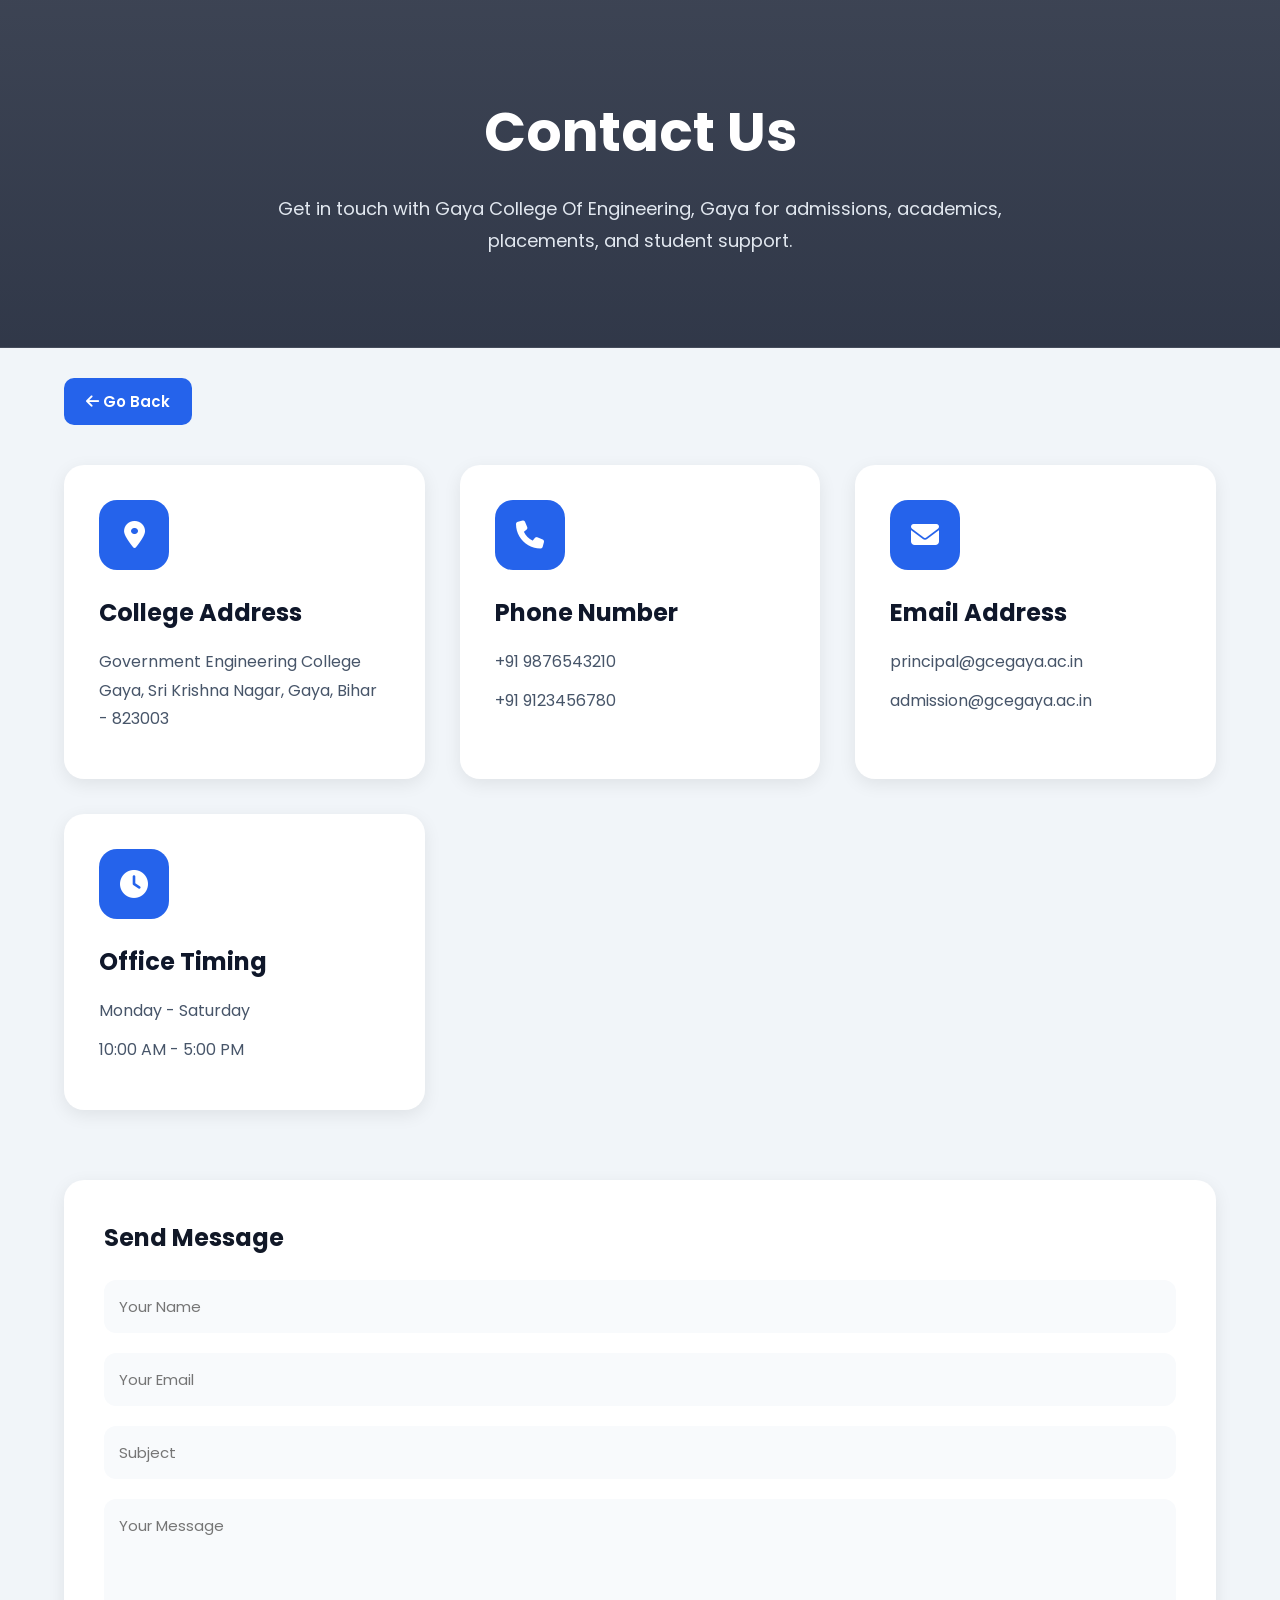
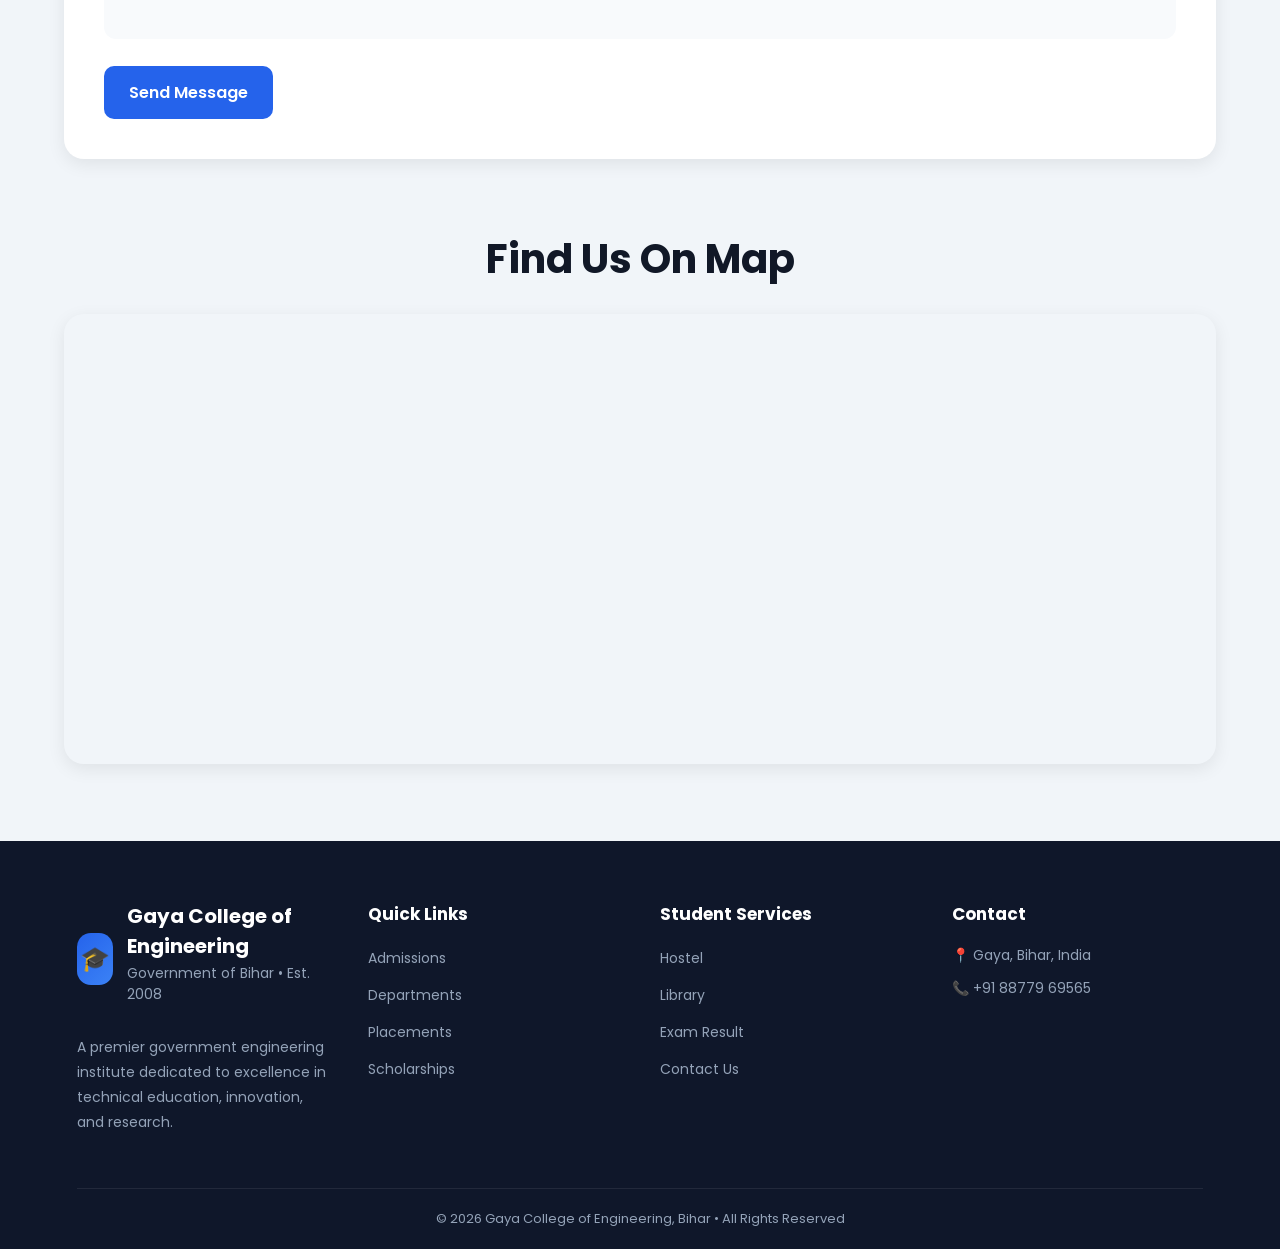
<file: contact.html>
<!DOCTYPE html>
<html lang="en">

<head>
    <meta charset="UTF-8" />
    <meta name="viewport" content="width=device-width, initial-scale=1.0" />

    <title>Contact Us | GCE Gaya</title>

    <!-- GOOGLE FONT -->
    <link href="https://fonts.googleapis.com/css2?family=Poppins:wght@300;400;500;600;700&display=swap"
        rel="stylesheet">

    <!-- FONT AWESOME -->
    <link rel="stylesheet" href="https://cdnjs.cloudflare.com/ajax/libs/font-awesome/6.5.1/css/all.min.css" />

    <style>
        * {
            margin: 0;
            padding: 0;
            box-sizing: border-box;
            font-family: 'Poppins', sans-serif;
        }

        body {
            background: #f1f5f9;
            color: #111827;
        }

        /* ================= HERO ================= */

        .hero {

            background:
                linear-gradient(rgba(15, 23, 42, 0.8),
                    rgba(15, 23, 42, 0.85)),
                url('https://images.unsplash.com/photo-1523050854058-8df90110c9f1?q=80&w=1600');

            background-size: cover;
            background-position: center;

            padding: 90px 20px;
            text-align: center;

            color: white;
        }

        .hero h1 {
            font-size: 55px;
            margin-bottom: 20px;
        }

        .hero p {
            max-width: 750px;
            margin: auto;
            line-height: 1.8;
            font-size: 18px;
            color: #e2e8f0;
        }

        /* ================= TOP BAR ================= */

        .top-bar {
            width: 90%;
            max-width: 1300px;
            margin: 30px auto 0;

            display: flex;
            justify-content: flex-start;
        }

        .back-btn {

            background: #2563eb;
            color: white;

            border: none;
            padding: 12px 22px;

            border-radius: 10px;
            cursor: pointer;

            font-size: 15px;
            font-weight: 600;

            transition: 0.3s;
        }

        .back-btn:hover {
            background: #1d4ed8;
        }

        /* ================= CONTAINER ================= */

        .container {
            width: 90%;
            max-width: 1300px;

            margin: 40px auto 70px;

            display: grid;
            grid-template-columns:
                repeat(auto-fit, minmax(320px, 1fr));

            gap: 35px;
        }

        /* ================= CONTACT CARD ================= */

        .contact-card {

            background: white;
            padding: 35px;

            border-radius: 20px;

            box-shadow: 0 5px 18px rgba(0, 0, 0, 0.08);

            transition: 0.4s;
        }

        .contact-card:hover {
            transform: translateY(-8px);
        }

        .contact-card i {

            width: 70px;
            height: 70px;

            display: flex;
            align-items: center;
            justify-content: center;

            background: #2563eb;
            color: white;

            border-radius: 18px;

            font-size: 28px;

            margin-bottom: 25px;
        }

        .contact-card h2 {
            margin-bottom: 18px;
            color: #0f172a;
        }

        .contact-card p {
            color: #475569;
            line-height: 1.8;
            margin-bottom: 10px;
        }

        /* ================= FORM ================= */

        .contact-form {

            background: white;

            padding: 40px;

            border-radius: 20px;

            box-shadow: 0 5px 18px rgba(0, 0, 0, 0.08);
        }

        .contact-form h2 {
            margin-bottom: 25px;
        }

        .input-group {
            margin-bottom: 20px;
        }

        .input-group input,
        .input-group textarea {

            width: 100%;

            padding: 15px;

            border: none;
            outline: none;

            background: #f8fafc;

            border-radius: 12px;

            font-size: 15px;
        }

        .input-group textarea {
            resize: none;
            height: 140px;
        }

        .submit-btn {

            background: #2563eb;
            color: white;

            border: none;

            padding: 14px 25px;

            border-radius: 10px;

            cursor: pointer;

            font-size: 16px;
            font-weight: 600;

            transition: 0.3s;
        }

        .submit-btn:hover {
            background: #1d4ed8;
        }

        /* ================= MAP ================= */

        .map-section {
            width: 90%;
            max-width: 1300px;
            margin: auto auto 70px;
        }

        .map-section h1 {
            margin-bottom: 25px;
            text-align: center;
            font-size: 40px;
        }

        iframe {
            width: 100%;
            height: 450px;

            border: none;

            border-radius: 20px;

            box-shadow: 0 5px 18px rgba(0, 0, 0, 0.08);
        }

        /* ================= FOOTER ================= */

        .footer {
            background: #0f172a;
            color: #cbd5e1;
            padding: 60px 6% 20px;
            margin-top: 60px;
        }

        .footer-container {
            display: grid;
            grid-template-columns: repeat(auto-fit, minmax(220px, 1fr));
            gap: 40px;
            margin-bottom: 40px;
        }

        .footer-logo {
            display: flex;
            align-items: center;
            gap: 14px;
            margin-bottom: 18px;
        }

        .footer-logo-icon {
            width: 52px;
            height: 52px;
            border-radius: 14px;
            background: linear-gradient(135deg, #2563eb, #3b82f6);
            display: flex;
            align-items: center;
            justify-content: center;
            font-size: 24px;
            color: white;
        }

        .footer-logo h3 {
            color: white;
            font-size: 20px;
            margin-bottom: 2px;
        }

        .footer-logo p {
            font-size: 12px;
            color: #94a3b8;
        }

        .footer-about {
            line-height: 1.8;
            font-size: 14px;
            color: #94a3b8;
        }

        .footer-col h4 {
            color: white;
            margin-bottom: 18px;
            font-size: 17px;
        }

        .footer-col ul {
            list-style: none;
        }

        .footer-col ul li {
            margin-bottom: 12px;
        }

        .footer-col ul li a {
            text-decoration: none;
            color: #94a3b8;
            transition: 0.3s;
            font-size: 14px;
        }

        .footer-col ul li a:hover {
            color: white;
            padding-left: 4px;
        }

        .footer-col p {
            margin-bottom: 12px;
            color: #94a3b8;
            font-size: 14px;
        }

        .footer-bottom {
            border-top: 1px solid rgba(255, 255, 255, 0.08);
            padding-top: 20px;
            text-align: center;
            font-size: 13px;
            color: #94a3b8;
        }

        /* ================= MOBILE ================= */

        @media(max-width:768px) {

            .hero h1 {
                font-size: 38px;
            }

            .hero p {
                font-size: 16px;
            }

            .contact-form {
                padding: 25px;
            }

        }
    </style>
</head>

<body>

    <!-- ================= HERO ================= -->

    <section class="hero">

        <h1>Contact Us</h1>

        <p>
            Get in touch with Gaya College Of Engineering, Gaya
            for admissions, academics, placements, and student support.
        </p>

    </section>

    <!-- ================= TOP BAR ================= -->

    <div class="top-bar">

        <button class="back-btn" onclick="goBack()">

            <i class="fa-solid fa-arrow-left"></i>
            Go Back

        </button>

    </div>

    <!-- ================= CONTACT INFO ================= -->

    <div class="container">

        <!-- CONTACT CARD -->

        <div class="contact-card">

            <i class="fa-solid fa-location-dot"></i>

            <h2>College Address</h2>

            <p>
                Government Engineering College Gaya,
                Sri Krishna Nagar, Gaya,
                Bihar - 823003
            </p>

        </div>

        <!-- CONTACT CARD -->

        <div class="contact-card">

            <i class="fa-solid fa-phone"></i>

            <h2>Phone Number</h2>

            <p>+91 9876543210</p>

            <p>+91 9123456780</p>

        </div>

        <!-- CONTACT CARD -->

        <div class="contact-card">

            <i class="fa-solid fa-envelope"></i>

            <h2>Email Address</h2>

            <p>principal@gcegaya.ac.in</p>

            <p>admission@gcegaya.ac.in</p>

        </div>

        <!-- CONTACT CARD -->

        <div class="contact-card">

            <i class="fa-solid fa-clock"></i>

            <h2>Office Timing</h2>

            <p>Monday - Saturday</p>

            <p>10:00 AM - 5:00 PM</p>

        </div>

    </div>

    <!-- ================= CONTACT FORM ================= -->

    <div class="container">

        <div class="contact-form">

            <h2>Send Message</h2>

            <form>

                <div class="input-group">

                    <input type="text" placeholder="Your Name" required>

                </div>

                <div class="input-group">

                    <input type="email" placeholder="Your Email" required>

                </div>

                <div class="input-group">

                    <input type="text" placeholder="Subject" required>

                </div>

                <div class="input-group">

                    <textarea placeholder="Your Message" required></textarea>

                </div>

                <button class="submit-btn">

                    Send Message

                </button>

            </form>

        </div>

    </div>

    <!-- ================= MAP ================= -->

    <div class="map-section">

        <h1>Find Us On Map</h1>

        <iframe src="https://maps.google.com/maps?q=gce%20gaya&t=&z=13&ie=UTF8&iwloc=&output=embed">
        </iframe>

    </div>

    <!-- ================= FOOTER ================= -->

    <footer class="footer">

        <div class="footer-container">

            <!-- College Info -->
            <div class="footer-col">
                <div class="footer-logo">
                    <div class="footer-logo-icon">🎓</div>

                    <div>
                        <h3>Gaya College of Engineering</h3>
                        <p>Government of Bihar • Est. 2008</p>
                    </div>
                </div>

                <p class="footer-about">
                    A premier government engineering institute dedicated to excellence in technical education,
                    innovation, and
                    research.
                </p>
            </div>

            <!-- Quick Links -->
            <div class="footer-col">
                <h4>Quick Links</h4>

                <ul>
                    <li><a href="admission.html">Admissions</a></li>
                    <li><a href="department.html">Departments</a></li>
                    <li><a href="placement_data.html">Placements</a></li>
                    <li><a href="https://pmsonline.bihar.gov.in/pms/pms_online/Default.aspx">Scholarships</a></li>
                </ul>
            </div>

            <!-- Student Services -->
            <div class="footer-col">
                <h4>Student Services</h4>

                <ul>
                    <li><a href="#">Hostel</a></li>
                    <li><a href="#">Library</a></li>
                    <li><a href="https://phoolbabu.space/beu_result/v1/branch_view.php">Exam Result</a></li>
                    <li><a href="#">Contact Us</a></li>
                </ul>
            </div>

            <!-- Contact -->
            <div class="footer-col">
                <h4>Contact</h4>

                <p>📍 Gaya, Bihar, India</p>
                <p>📞 +91 88779 69565</p>
            </div>

        </div>

        <div class="footer-bottom">
            © 2026 Gaya College of Engineering, Bihar • All Rights Reserved
        </div>

    </footer>

    <!-- ================= JS ================= -->

    <script>

        function goBack() {

            window.history.back();

        }

    </script>

</body>

</html>
</file>
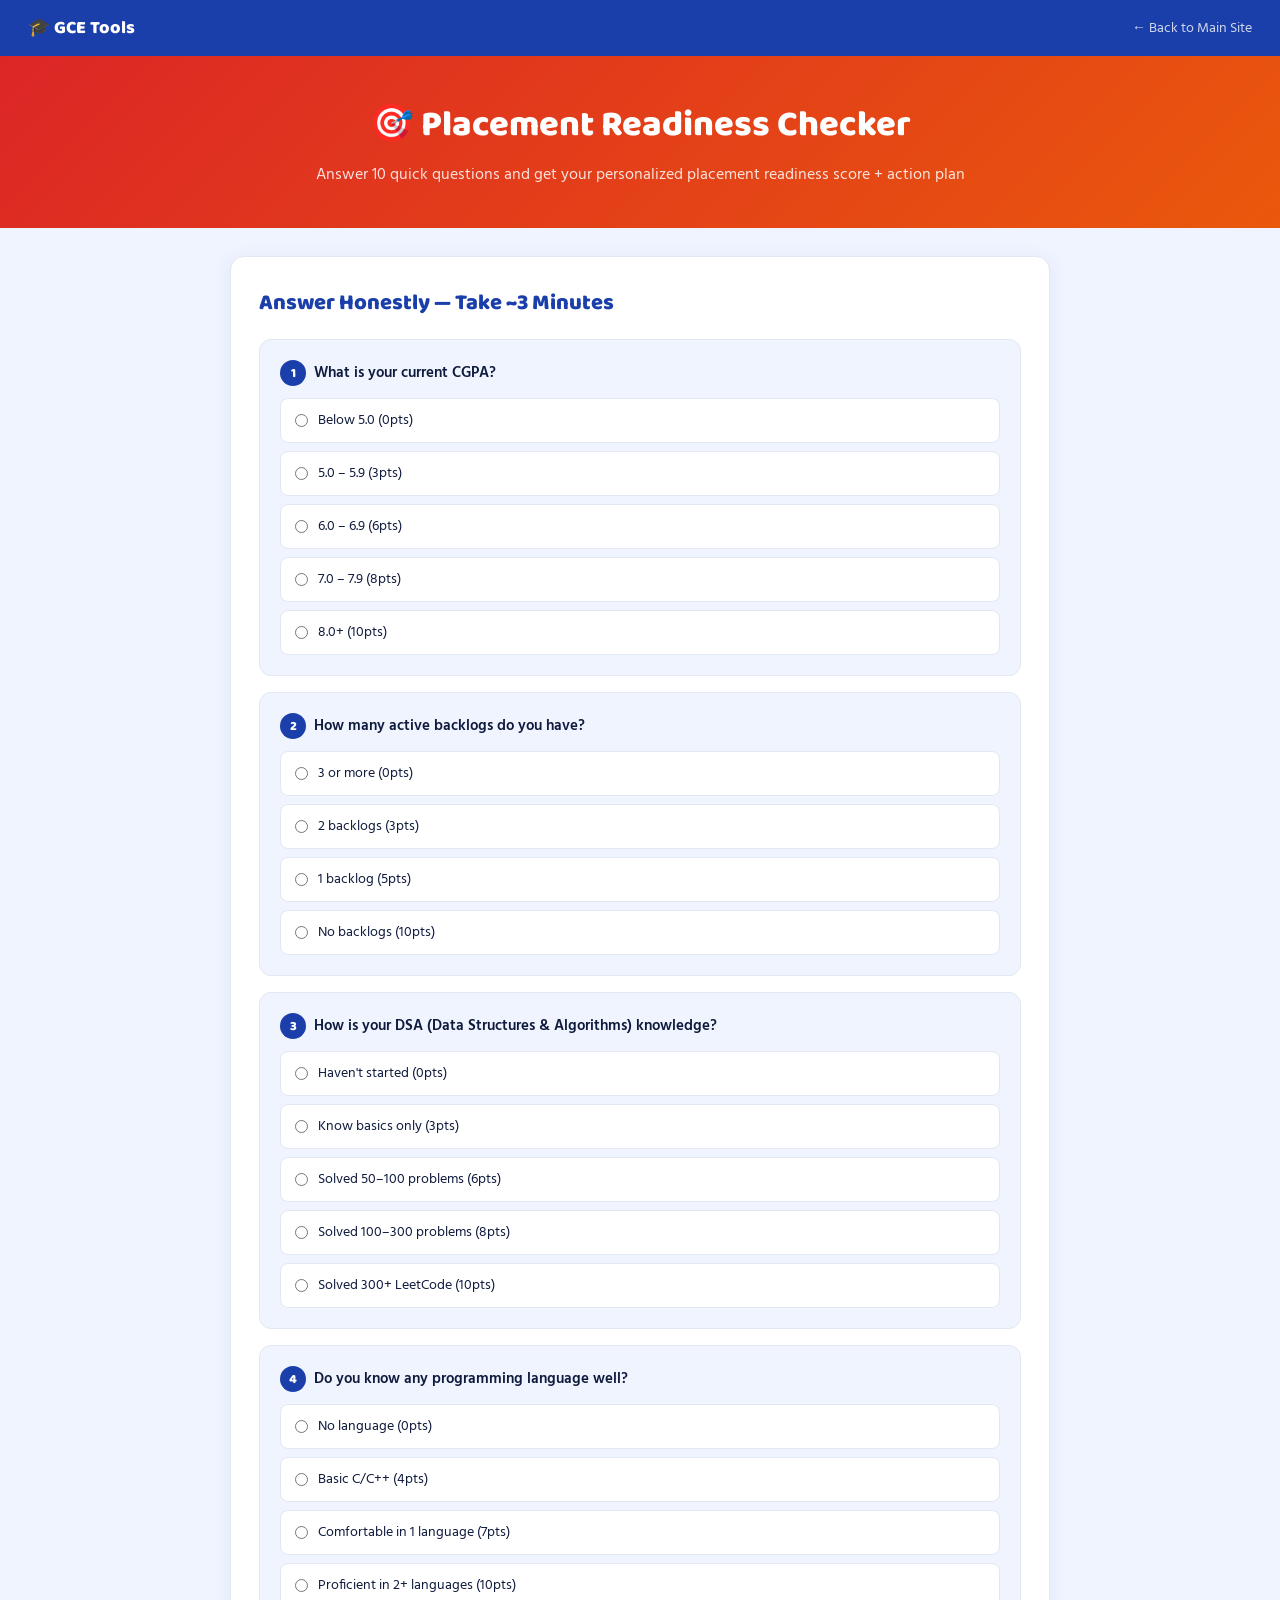
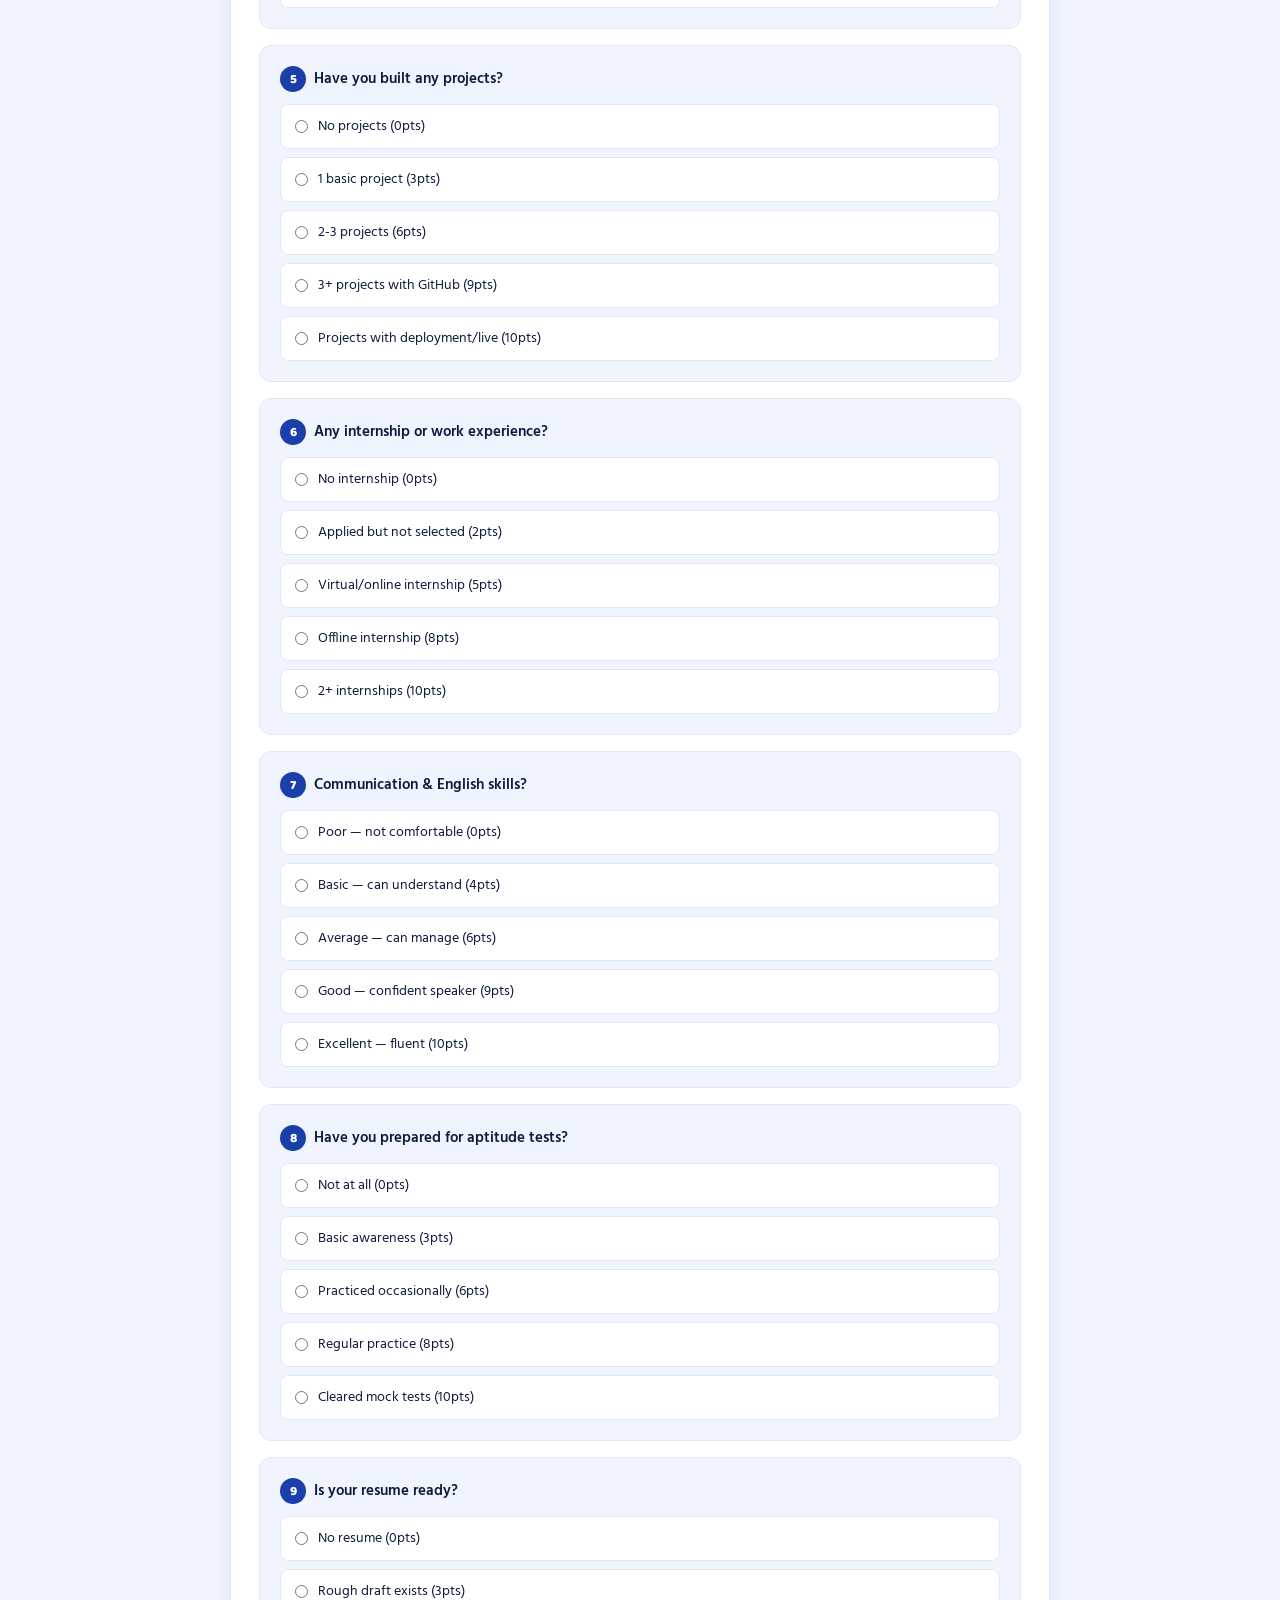
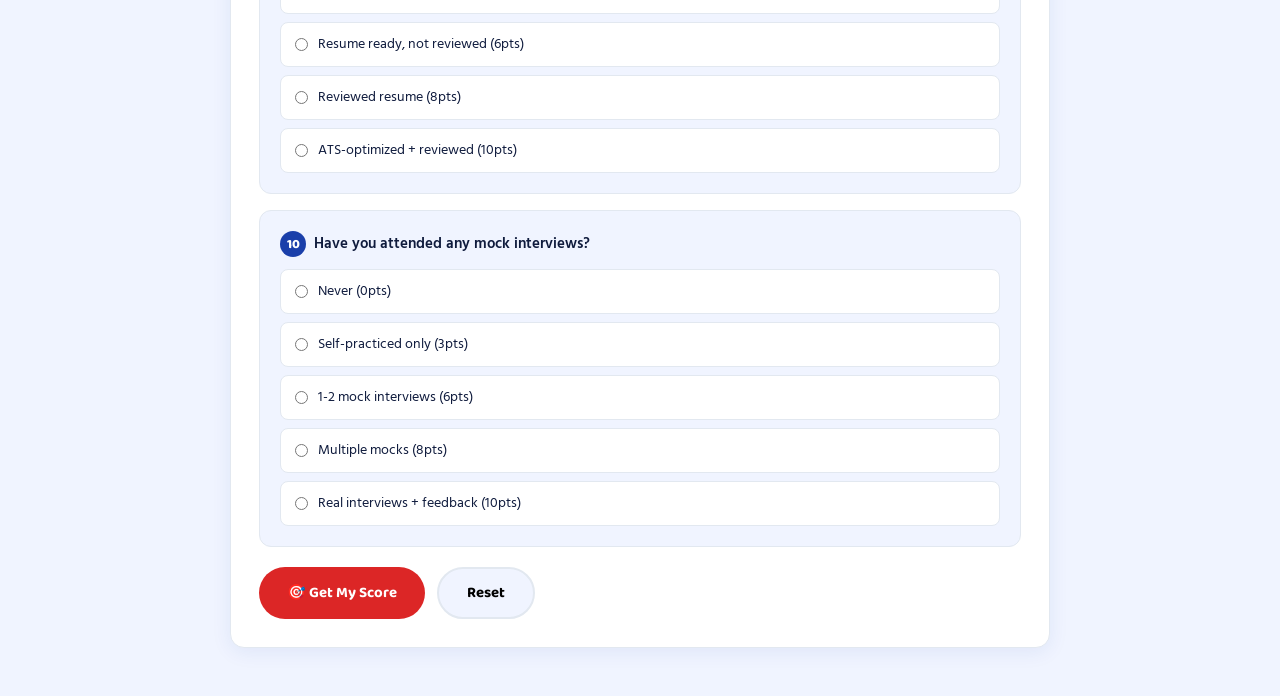
<file: placement.html>
<!DOCTYPE html>
<html lang="en">
<head>
<meta charset="UTF-8">
<meta name="viewport" content="width=device-width, initial-scale=1.0">
<title>Placement Readiness — GCE</title>
<link href="https://fonts.googleapis.com/css2?family=Baloo+2:wght@400;600;700;800&family=Hind:wght@300;400;500;600&display=swap" rel="stylesheet">
<style>
:root{--p:#1a3faa;--pl:#2d5be3;--acc:#f59e0b;--bg:#f0f4ff;--surf:#fff;--txt:#0f1b3d;--muted:#6b7280;--border:#e2e8f0;--rad:14px;}
*{box-sizing:border-box;margin:0;padding:0;}
body{font-family:'Hind',sans-serif;background:var(--bg);color:var(--txt);}
.topbar{background:var(--p);color:white;padding:14px 28px;display:flex;justify-content:space-between;align-items:center;}
.topbar a{color:rgba(255,255,255,.8);text-decoration:none;font-size:14px;}
.logo{font-family:'Baloo 2',cursive;font-size:18px;font-weight:800;}
.hero-strip{background:linear-gradient(135deg,#dc2626,#ea580c);color:white;padding:40px 28px;text-align:center;}
.hero-strip h1{font-family:'Baloo 2',cursive;font-size:36px;font-weight:800;margin-bottom:8px;}
.hero-strip p{opacity:.85;font-size:16px;}
.container{max-width:860px;margin:0 auto;padding:28px 20px;}
.card{background:var(--surf);border-radius:var(--rad);padding:28px;box-shadow:0 4px 20px rgba(26,63,170,.08);border:1px solid var(--border);margin-bottom:20px;}
.card h2{font-family:'Baloo 2',cursive;font-size:22px;font-weight:800;color:var(--p);margin-bottom:18px;}
.question-block{background:var(--bg);border-radius:12px;padding:20px;margin-bottom:16px;border:1px solid var(--border);}
.q-text{font-weight:600;font-size:15px;margin-bottom:12px;color:var(--txt);}
.q-num{background:var(--p);color:white;width:26px;height:26px;border-radius:50%;display:inline-flex;align-items:center;justify-content:center;font-family:'Baloo 2',cursive;font-weight:800;font-size:13px;margin-right:8px;}
.options{display:flex;flex-direction:column;gap:8px;}
.option{display:flex;align-items:center;gap:10px;padding:10px 14px;background:white;border:1.5px solid var(--border);border-radius:8px;cursor:pointer;transition:all .2s;font-size:14px;}
.option:hover{border-color:var(--p);background:#eef2ff;}
.option.selected{border-color:var(--p);background:#eef2ff;font-weight:600;}
.option input{accent-color:var(--p);}
.btn{padding:12px 28px;border-radius:50px;border:none;font-family:'Baloo 2',cursive;font-size:15px;font-weight:700;cursor:pointer;transition:all .25s;}
.btn-primary{background:var(--p);color:white;box-shadow:0 4px 14px rgba(26,63,170,.3);}
.btn-primary:hover{background:var(--pl);transform:translateY(-1px);}
.btn-red{background:#dc2626;color:white;}
.btn-red:hover{background:#b91c1c;}

/* Score meter */
.score-meter{position:relative;height:20px;background:#e5e7eb;border-radius:10px;overflow:hidden;margin:16px 0;}
.score-fill{height:100%;border-radius:10px;transition:width 1s ease;background:linear-gradient(90deg,#ef4444,#f59e0b,#10b981);}
.score-labels{display:flex;justify-content:space-between;font-size:11px;color:var(--muted);margin-top:4px;}

.result-grid{display:grid;grid-template-columns:repeat(auto-fit,minmax(140px,1fr));gap:14px;margin:20px 0;}
.r-box{border-radius:12px;padding:18px;text-align:center;}
.r-num{font-family:'Baloo 2',cursive;font-size:30px;font-weight:800;margin-bottom:4px;}
.r-label{font-size:12px;font-weight:600;opacity:.8;}
.action-items{margin-top:20px;}
.action-item{display:flex;gap:12px;align-items:flex-start;padding:14px;background:var(--bg);border-radius:10px;margin-bottom:8px;border:1px solid var(--border);}
.priority{width:52px;text-align:center;padding:4px 0;border-radius:6px;font-size:11px;font-weight:700;flex-shrink:0;}
.priority.high{background:#fee2e2;color:#dc2626;}
.priority.medium{background:#fef3c7;color:#d97706;}
.priority.low{background:#d1fae5;color:#059669;}
.ai-result{background:var(--surf);border:2px solid var(--p);border-radius:var(--rad);padding:20px;margin-top:16px;white-space:pre-wrap;font-size:14px;line-height:1.7;display:none;}
</style>
</head>
<body>
<div class="topbar">
  <span class="logo">🎓 GCE Tools</span>
  <a href="index.html">← Back to Main Site</a>
</div>
<div class="hero-strip">
  <h1>🎯 Placement Readiness Checker</h1>
  <p>Answer 10 quick questions and get your personalized placement readiness score + action plan</p>
</div>

<div class="container">
  <div class="card" id="quizCard">
    <h2>Answer Honestly — Take ~3 Minutes</h2>
    <div id="questionsArea"></div>
    <div style="margin-top:20px;display:flex;gap:12px;flex-wrap:wrap;">
      <button class="btn btn-red" onclick="calcScore()">🎯 Get My Score</button>
      <button class="btn" style="background:var(--bg);border:2px solid var(--border)" onclick="resetQuiz()">Reset</button>
    </div>
  </div>

  <div id="resultCard" style="display:none">
    <div class="card">
      <h2 id="scoreTitle"></h2>
      <div class="score-meter"><div class="score-fill" id="scoreFill" style="width:0%"></div></div>
      <div class="score-labels"><span>0%</span><span>Needs Work</span><span>Ready</span><span>Dream Job!</span><span>100%</span></div>
      <div class="result-grid" id="resultGrid"></div>
      <div class="action-items" id="actionItems"></div>
      <button class="btn btn-primary" style="margin-top:16px" id="aiBtn" onclick="getAiPlan()">✨ Get Personalized AI Action Plan</button>
      <div class="ai-result" id="aiPlan"></div>
      <button class="btn" style="background:var(--bg);border:2px solid var(--border);margin-top:12px" onclick="resetQuiz()">← Retake Quiz</button>
    </div>
  </div>
</div>

<script>
const questions=[
  {q:"What is your current CGPA?",options:["Below 5.0 (0pts)","5.0 – 5.9 (3pts)","6.0 – 6.9 (6pts)","7.0 – 7.9 (8pts)","8.0+ (10pts)"],scores:[0,3,6,8,10],key:'cgpa'},
  {q:"How many active backlogs do you have?",options:["3 or more (0pts)","2 backlogs (3pts)","1 backlog (5pts)","No backlogs (10pts)"],scores:[0,3,5,10],key:'backlog'},
  {q:"How is your DSA (Data Structures & Algorithms) knowledge?",options:["Haven't started (0pts)","Know basics only (3pts)","Solved 50–100 problems (6pts)","Solved 100–300 problems (8pts)","Solved 300+ LeetCode (10pts)"],scores:[0,3,6,8,10],key:'dsa'},
  {q:"Do you know any programming language well?",options:["No language (0pts)","Basic C/C++ (4pts)","Comfortable in 1 language (7pts)","Proficient in 2+ languages (10pts)"],scores:[0,4,7,10],key:'lang'},
  {q:"Have you built any projects?",options:["No projects (0pts)","1 basic project (3pts)","2-3 projects (6pts)","3+ projects with GitHub (9pts)","Projects with deployment/live (10pts)"],scores:[0,3,6,9,10],key:'projects'},
  {q:"Any internship or work experience?",options:["No internship (0pts)","Applied but not selected (2pts)","Virtual/online internship (5pts)","Offline internship (8pts)","2+ internships (10pts)"],scores:[0,2,5,8,10],key:'intern'},
  {q:"Communication & English skills?",options:["Poor — not comfortable (0pts)","Basic — can understand (4pts)","Average — can manage (6pts)","Good — confident speaker (9pts)","Excellent — fluent (10pts)"],scores:[0,4,6,9,10],key:'comm'},
  {q:"Have you prepared for aptitude tests?",options:["Not at all (0pts)","Basic awareness (3pts)","Practiced occasionally (6pts)","Regular practice (8pts)","Cleared mock tests (10pts)"],scores:[0,3,6,8,10],key:'aptitude'},
  {q:"Is your resume ready?",options:["No resume (0pts)","Rough draft exists (3pts)","Resume ready, not reviewed (6pts)","Reviewed resume (8pts)","ATS-optimized + reviewed (10pts)"],scores:[0,3,6,8,10],key:'resume'},
  {q:"Have you attended any mock interviews?",options:["Never (0pts)","Self-practiced only (3pts)","1-2 mock interviews (6pts)","Multiple mocks (8pts)","Real interviews + feedback (10pts)"],scores:[0,3,6,8,10],key:'interview'},
];

function buildQuiz(){
  const area=document.getElementById('questionsArea');
  area.innerHTML=questions.map((q,i)=>`
    <div class="question-block">
      <div class="q-text"><span class="q-num">${i+1}</span>${q.q}</div>
      <div class="options">
        ${q.options.map((opt,j)=>`
          <label class="option" id="opt_${i}_${j}">
            <input type="radio" name="q${i}" value="${j}" onchange="selectOpt(${i},${j})"/>
            ${opt}
          </label>`).join('')}
      </div>
    </div>`).join('');
}

function selectOpt(qi,oi){
  questions[qi].options.forEach((_,j)=>{
    document.getElementById(`opt_${qi}_${j}`)?.classList.remove('selected');
  });
  document.getElementById(`opt_${qi}_${oi}`)?.classList.add('selected');
}

function calcScore(){
  let total=0,answered=0;
  const answers={};
  questions.forEach((q,i)=>{
    const sel=document.querySelector(`input[name="q${i}"]:checked`);
    if(sel){answered++;const v=parseInt(sel.value);total+=q.scores[v];answers[q.key]=v;}
  });
  if(answered<7){alert('Please answer at least 7 questions!');return;}
  const maxScore=100;
  const pct=Math.round((total/maxScore)*100);
  showResult(pct,total,answers);
}

function showResult(pct,total,answers){
  document.getElementById('quizCard').style.display='none';
  document.getElementById('resultCard').style.display='block';

  const level=pct>=80?'🏆 Dream Company Ready!':pct>=65?'✅ Good — Keep Improving':pct>=50?'⚡ Average — Needs Work':'🚨 Needs Major Improvement';
  const color=pct>=80?'#10b981':pct>=65?'#3b82f6':pct>=50?'#f59e0b':'#ef4444';

  document.getElementById('scoreTitle').textContent=`Your Score: ${pct}% — ${level}`;
  setTimeout(()=>{document.getElementById('scoreFill').style.width=pct+'%';},100);

  document.getElementById('resultGrid').innerHTML=`
    <div class="r-box" style="background:${color}20;color:${color}"><div class="r-num" style="color:${color}">${pct}%</div><div class="r-label">Overall Score</div></div>
    <div class="r-box" style="background:#3b82f620;color:#1d4ed8"><div class="r-num" style="color:#1d4ed8">${total}/100</div><div class="r-label">Raw Points</div></div>
    <div class="r-box" style="background:#10b98120;color:#065f46"><div class="r-num" style="color:#065f46">${pct>=65?'Yes':'No'}</div><div class="r-label">TCS/Wipro Ready</div></div>
    <div class="r-box" style="background:#7c3aed20;color:#5b21b6"><div class="r-num" style="color:#5b21b6">${pct>=80?'Yes':'No'}</div><div class="r-label">Product Co. Ready</div></div>
  `;

  const actions=[];
  if(answers.cgpa<=2) actions.push({p:'high',t:'Boost CGPA','d':'Focus on upcoming exams. Target 7.0+ for top companies. Attend all classes and clear backlogs first.'});
  if(answers.dsa<=2) actions.push({p:'high',t:'Learn DSA','d':'Start with Arrays, Strings, then Trees, DP. Solve 5 LeetCode problems daily. Target 200+ problems.'});
  if(answers.projects<=1) actions.push({p:'high',t:'Build Projects','d':'Create 2-3 real-world projects using your tech stack. Deploy them. Add to GitHub. Quality > Quantity.'});
  if(answers.aptitude<=2) actions.push({p:'medium',t:'Practice Aptitude','d':'Use IndiaBix, PrepInsta daily for 30 min. TCS NQT, Wipro NLTH require strong aptitude.'});
  if(answers.resume<=2) actions.push({p:'medium',t:'Build Resume','d':'Use our AI Resume Builder on this site! ATS-optimized resume is crucial for shortlisting.'});
  if(answers.comm<=2) actions.push({p:'medium',t:'Improve Communication','d':'Join GCE debate club. Practice English daily. Watch English content. Speak aloud for 10 min/day.'});
  if(answers.intern<=1) actions.push({p:'low',t:'Get Internship','d':'Apply on Internshala, LinkedIn, Unstop. Even 1-month internship adds huge value to resume.'});
  if(actions.length===0) actions.push({p:'low',t:'Mock Interviews','d':'You are doing great! Now focus on HR prep and mock interviews to polish your communication.'});

  document.getElementById('actionItems').innerHTML=`<p style="font-family:Baloo 2,cursive;font-weight:700;font-size:17px;color:var(--p);margin-bottom:12px;">📌 Your Action Plan:</p>`+
    actions.map(a=>`<div class="action-item"><div class="priority ${a.p}">${a.p.toUpperCase()}</div><div><strong style="color:var(--p)">${a.t}</strong><p style="font-size:13px;color:var(--muted);margin-top:4px">${a.d}</p></div></div>`).join('');

  window.quizScore=pct;window.quizAnswers=answers;
}

const GROQ_API_KEY = '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';
  async function getAiPlan(){
  const btn=document.getElementById('aiBtn');
  btn.disabled=true;btn.textContent='⏳ Generating plan...';
  const pct=window.quizScore||50;
  const a=window.quizAnswers||{};
  const prompt=`A GCE (Gaya College of Engineering, Bihar) engineering student scored ${pct}% on a placement readiness quiz.

Their scores (0=worst, highest value=best):
- CGPA: ${['<5','5-5.9','6-6.9','7-7.9','8+'][a.cgpa]||'unknown'}
- Backlogs: ${['3+','2','1','None'][a.backlog]||'unknown'}
- DSA: ${['None','Basics','50-100','100-300','300+'][a.dsa]||'unknown'} problems
- Programming: ${['None','Basic C++','1 language','2+ languages'][a.lang]||'unknown'}
- Projects: ${['None','1 basic','2-3','3+ with GitHub','Deployed'][a.projects]||'unknown'}
- Internship: ${['None','Applied','Virtual','Offline','2+'][a.intern]||'unknown'}
- Communication: ${['Poor','Basic','Average','Good','Excellent'][a.comm]||'unknown'}
- Aptitude prep: ${['None','Aware','Occasional','Regular','Cleared mocks'][a.aptitude]||'unknown'}
- Resume: ${['None','Draft','Ready','Reviewed','ATS-optimized'][a.resume]||'unknown'}
- Mock interviews: ${['Never','Self-practice','1-2 mocks','Multiple','Real interviews'][a.interview]||'unknown'}

Create a personalized 3-month action plan for this student targeting TCS, Wipro, Infosys placements. Include:
1. Month 1 priorities (most critical gaps)
2. Month 2 goals  
3. Month 3 final prep
4. Daily routine recommendation
5. Specific resources/websites to use
Be specific, practical and encouraging. Keep it actionable and concise.`;

  try{
    const res=await fetch('https://api.groq.com/openai/v1/chat/completions',{method:'POST',headers:{'Content-Type':'application/json','Authorization':`Bearer ${GROQ_API_KEY}`},body:JSON.stringify({model:'llama-3.3-70b-versatile',max_tokens:1000,messages:[{role:'user',content:prompt}]})});
    const d=await res.json();
    const el=document.getElementById('aiPlan');
    el.textContent=d.choices[0].message.content;
    el.style.display='block';
  }catch(e){
    document.getElementById('aiPlan').textContent='Error loading plan. Please try again.';
    document.getElementById('aiPlan').style.display='block';
  }
  btn.disabled=false;btn.textContent='✨ Get Personalized AI Action Plan';
}

function resetQuiz(){
  document.getElementById('quizCard').style.display='block';
  document.getElementById('resultCard').style.display='none';
  buildQuiz();
}

buildQuiz();
</script>
</body>
</html>
</file>
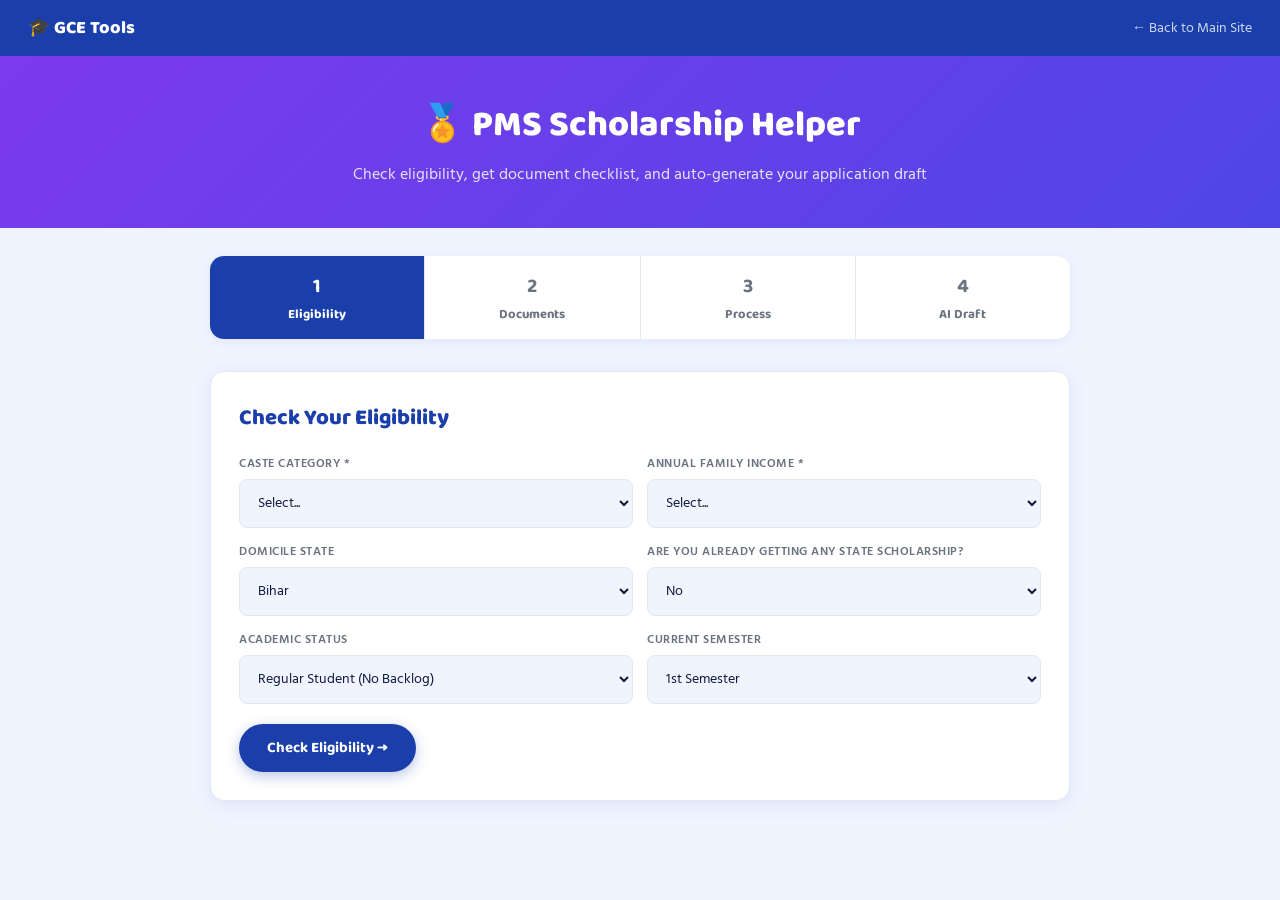
<file: pms.html>
<!DOCTYPE html>
<html lang="en">
<head>
<meta charset="UTF-8">
<meta name="viewport" content="width=device-width, initial-scale=1.0">
<title>PMS Scholarship Helper — GCE</title>
<link href="https://fonts.googleapis.com/css2?family=Baloo+2:wght@400;600;700;800&family=Hind:wght@300;400;500;600&display=swap" rel="stylesheet">
<style>
:root{--p:#1a3faa;--pl:#2d5be3;--acc:#f59e0b;--bg:#f0f4ff;--surf:#fff;--txt:#0f1b3d;--muted:#6b7280;--border:#e2e8f0;--rad:14px;}
*{box-sizing:border-box;margin:0;padding:0;}
body{font-family:'Hind',sans-serif;background:var(--bg);color:var(--txt);}
.topbar{background:var(--p);color:white;padding:14px 28px;display:flex;justify-content:space-between;align-items:center;}
.topbar a{color:rgba(255,255,255,.8);text-decoration:none;font-size:14px;}
.logo{font-family:'Baloo 2',cursive;font-size:18px;font-weight:800;}
.hero-strip{background:linear-gradient(135deg,#7c3aed,#4f46e5);color:white;padding:40px 28px;text-align:center;}
.hero-strip h1{font-family:'Baloo 2',cursive;font-size:36px;font-weight:800;margin-bottom:8px;}
.hero-strip p{opacity:.85;font-size:16px;}
.container{max-width:900px;margin:0 auto;padding:28px 20px;}
.steps-bar{display:flex;gap:0;margin-bottom:32px;background:var(--surf);border-radius:var(--rad);overflow:hidden;box-shadow:0 2px 12px rgba(26,63,170,.08);}
.step{flex:1;padding:14px 10px;text-align:center;font-family:'Baloo 2',cursive;font-size:13px;font-weight:700;color:var(--muted);border-right:1px solid var(--border);cursor:pointer;transition:all .2s;position:relative;}
.step:last-child{border-right:none;}
.step.active{background:var(--p);color:white;}
.step.done{background:#d1fae5;color:#065f46;}
.step .snum{display:block;font-size:20px;margin-bottom:2px;}
.card{background:var(--surf);border-radius:var(--rad);padding:28px;box-shadow:0 4px 20px rgba(26,63,170,.08);border:1px solid var(--border);margin-bottom:20px;}
.card h2{font-family:'Baloo 2',cursive;font-size:22px;font-weight:800;color:var(--p);margin-bottom:18px;}
.form-row{display:grid;grid-template-columns:1fr 1fr;gap:14px;margin-bottom:14px;}
.form-row.full{grid-template-columns:1fr;}
.fld label{font-size:12px;font-weight:600;color:var(--muted);text-transform:uppercase;letter-spacing:.5px;display:block;margin-bottom:5px;}
.fld input,.fld select,.fld textarea{width:100%;padding:11px 14px;border:1.5px solid var(--border);border-radius:8px;font-family:'Hind',sans-serif;font-size:14px;color:var(--txt);background:var(--bg);transition:border .2s;}
.fld input:focus,.fld select:focus{outline:none;border-color:var(--p);}
.fld textarea{resize:vertical;min-height:80px;}
.eligibility-check{background:linear-gradient(135deg,#ede9fe,#ddd6fe);border-radius:var(--rad);padding:24px;margin-bottom:20px;}
.elig-title{font-family:'Baloo 2',cursive;font-size:18px;font-weight:800;color:#4f46e5;margin-bottom:16px;}
.elig-item{display:flex;align-items:center;gap:12px;padding:12px 14px;background:white;border-radius:10px;margin-bottom:8px;font-size:14px;font-weight:500;box-shadow:0 2px 8px rgba(0,0,0,.06);}
.elig-item .icon{font-size:20px;}
.checklist{list-style:none;}
.checklist li{display:flex;align-items:flex-start;gap:12px;padding:12px 14px;border-radius:10px;margin-bottom:8px;font-size:14px;background:var(--bg);border:1px solid var(--border);}
.checklist li input[type=checkbox]{width:18px;height:18px;accent-color:var(--p);flex-shrink:0;margin-top:2px;}
.checklist li label{cursor:pointer;line-height:1.5;}
.checklist li label strong{display:block;color:var(--p);margin-bottom:2px;}
.deadline-card{background:linear-gradient(135deg,#fef3c7,#fde68a);border-radius:var(--rad);padding:20px;border:1px solid #fcd34d;margin-bottom:20px;}
.deadline-card h3{font-family:'Baloo 2',cursive;font-size:18px;color:#92400e;margin-bottom:12px;}
.deadline-item{display:flex;justify-content:space-between;align-items:center;padding:10px 0;border-bottom:1px solid rgba(146,64,14,.15);font-size:14px;}
.deadline-item:last-child{border-bottom:none;}
.deadline-item .date{font-weight:700;color:#92400e;}
.process-steps{counter-reset:step;}
.process-step{display:flex;gap:16px;padding:16px;background:var(--bg);border-radius:12px;margin-bottom:10px;border:1px solid var(--border);}
.process-step-num{width:36px;height:36px;background:var(--p);color:white;border-radius:50%;display:flex;align-items:center;justify-content:center;font-family:'Baloo 2',cursive;font-weight:800;font-size:16px;flex-shrink:0;}
.process-step-content h4{font-family:'Baloo 2',cursive;font-weight:700;color:var(--p);margin-bottom:4px;}
.process-step-content p{font-size:13px;color:var(--muted);line-height:1.6;}
.btn-row{display:flex;gap:12px;margin-top:20px;flex-wrap:wrap;}
.btn{padding:12px 28px;border-radius:50px;border:none;font-family:'Baloo 2',cursive;font-size:15px;font-weight:700;cursor:pointer;transition:all .25s;}
.btn-primary{background:var(--p);color:white;box-shadow:0 4px 14px rgba(26,63,170,.3);}
.btn-primary:hover{background:var(--pl);transform:translateY(-1px);}
.btn-purple{background:#7c3aed;color:white;}
.btn-purple:hover{background:#6d28d9;}
.result-banner{padding:20px;border-radius:var(--rad);margin-bottom:16px;display:none;}
.result-banner.eligible{background:#d1fae5;border:1px solid #6ee7b7;}
.result-banner.ineligible{background:#fee2e2;border:1px solid #fca5a5;}
.result-banner h3{font-family:'Baloo 2',cursive;font-size:20px;margin-bottom:8px;}
.ai-draft{background:var(--surf);border:2px solid #7c3aed;border-radius:var(--rad);padding:20px;white-space:pre-wrap;font-size:13px;line-height:1.7;min-height:200px;color:var(--txt);font-family:'Courier New',monospace;}
.spinner{display:inline-block;width:16px;height:16px;border:2px solid rgba(255,255,255,.3);border-top-color:white;border-radius:50%;animation:spin .6s linear infinite;vertical-align:middle;margin-right:8px;}
@keyframes spin{to{transform:rotate(360deg)}}
</style>
</head>
<body>
<div class="topbar">
  <span class="logo">🎓 GCE Tools</span>
  <a href="index.html">← Back to Main Site</a>
</div>
<div class="hero-strip">
  <h1>🏅 PMS Scholarship Helper</h1>
  <p>Check eligibility, get document checklist, and auto-generate your application draft</p>
</div>

<div class="container">
  <div class="steps-bar">
    <div class="step active" id="step1"><span class="snum">1</span>Eligibility</div>
    <div class="step" id="step2"><span class="snum">2</span>Documents</div>
    <div class="step" id="step3"><span class="snum">3</span>Process</div>
    <div class="step" id="step4"><span class="snum">4</span>AI Draft</div>
  </div>

  <!-- STEP 1: ELIGIBILITY CHECK -->
  <div id="s1">
    <div class="card">
      <h2>Check Your Eligibility</h2>
      <div class="form-row">
        <div class="fld">
          <label>Caste Category *</label>
          <select id="caste">
            <option value="">Select...</option>
            <option value="SC">SC (Scheduled Caste)</option>
            <option value="ST">ST (Scheduled Tribe)</option>
            <option value="BC">BC (Backward Class)</option>
            <option value="EBC">EBC (Extremely Backward Class)</option>
            <option value="General">General</option>
          </select>
        </div>
        <div class="fld">
          <label>Annual Family Income *</label>
          <select id="income">
            <option value="">Select...</option>
            <option value="below1">Below ₹1 Lakh</option>
            <option value="1to2.5">₹1 – ₹2.5 Lakh</option>
            <option value="2.5to3.5">₹2.5 – ₹3.5 Lakh</option>
            <option value="above3.5">Above ₹3.5 Lakh</option>
          </select>
        </div>
      </div>
      <div class="form-row">
        <div class="fld">
          <label>Domicile State</label>
          <select id="domicile">
            <option value="Bihar">Bihar</option>
            <option value="Other">Other State</option>
          </select>
        </div>
        <div class="fld">
          <label>Are you already getting any state scholarship?</label>
          <select id="otherSchol">
            <option value="no">No</option>
            <option value="yes">Yes</option>
          </select>
        </div>
      </div>
      <div class="form-row">
        <div class="fld">
          <label>Academic Status</label>
          <select id="academic">
            <option value="regular">Regular Student (No Backlog)</option>
            <option value="backlog">Has Active Backlogs</option>
          </select>
        </div>
        <div class="fld">
          <label>Current Semester</label>
          <select id="semester">
            <option value="1">1st Semester</option>
            <option value="2">2nd Semester</option>
            <option value="3">3rd Semester</option>
            <option value="4">4th Semester</option>
            <option value="5">5th Semester</option>
            <option value="6">6th Semester</option>
            <option value="7">7th Semester</option>
            <option value="8">8th Semester</option>
          </select>
        </div>
      </div>
      <div class="btn-row">
        <button class="btn btn-primary" onclick="checkEligibility()">Check Eligibility →</button>
      </div>
      <div id="eligResult" class="result-banner"></div>
    </div>
  </div>

  <!-- STEP 2: DOCUMENTS -->
  <div id="s2" style="display:none">
    <div class="card">
      <h2>📋 Document Checklist</h2>
      <p style="color:var(--muted);margin-bottom:16px;font-size:14px;">Tick each document as you collect it. Keep originals + 2 photocopies of each.</p>
      <ul class="checklist" id="docChecklist"></ul>
      <div class="btn-row">
        <button class="btn btn-primary" onclick="goStep(3)">Next: Application Process →</button>
        <button class="btn" style="background:var(--bg);border:1.5px solid var(--border)" onclick="goStep(1)">← Back</button>
      </div>
    </div>
  </div>

  <!-- STEP 3: PROCESS -->
  <div id="s3" style="display:none">
    <div class="deadline-card">
      <h3>⏰ Important Deadlines (Typical Academic Year)</h3>
      <div class="deadline-item"><span>Portal Opens</span><span class="date">August – September</span></div>
      <div class="deadline-item"><span>Application Last Date</span><span class="date">October – November</span></div>
      <div class="deadline-item"><span>College Verification</span><span class="date">November – December</span></div>
      <div class="deadline-item"><span>Disbursement</span><span class="date">January – March</span></div>
    </div>
    <div class="card">
      <h2>🗺️ Step-by-Step Application Process</h2>
      <div class="process-step"><div class="process-step-num">1</div><div class="process-step-content"><h4>Register on PMS Portal</h4><p>Visit pmsonline.bih.nic.in → Click "New Student Registration" → Fill basic details and get login credentials.</p></div></div>
      <div class="process-step"><div class="process-step-num">2</div><div class="process-step-content"><h4>Fill Application Form Online</h4><p>Log in → Fill personal details, education details, bank account details (must be in your name), and upload documents.</p></div></div>
      <div class="process-step"><div class="process-step-num">3</div><div class="process-step-content"><h4>Upload Required Documents</h4><p>Upload scanned copies of: Caste certificate, Income certificate, Aadhaar card, Bank passbook, College ID, fee receipt, and photos.</p></div></div>
      <div class="process-step"><div class="process-step-num">4</div><div class="process-step-content"><h4>Submit & Print Application</h4><p>Review all details carefully → Submit → Print the filled application form. Keep it safe.</p></div></div>
      <div class="process-step"><div class="process-step-num">5</div><div class="process-step-content"><h4>College Verification</h4><p>Submit printed form + original documents to your college's scholarship section. The Nodal Officer will verify and forward.</p></div></div>
      <div class="process-step"><div class="process-step-num">6</div><div class="process-step-content"><h4>Track Status & Receive Amount</h4><p>Track status on the portal using your application ID. Amount is transferred directly to your bank account via DBT.</p></div></div>
      <div class="btn-row">
        <button class="btn btn-primary" onclick="goStep(4)">Next: Generate AI Draft →</button>
        <button class="btn" style="background:var(--bg);border:1.5px solid var(--border)" onclick="goStep(2)">← Back</button>
        <a href="https://pmsonline.bih.nic.in" target="_blank"><button class="btn btn-purple">🌐 Go to PMS Portal</button></a>
      </div>
    </div>
  </div>

  <!-- STEP 4: AI DRAFT -->
  <div id="s4" style="display:none">
    <div class="card">
      <h2>🤖 AI Application Draft Generator</h2>
      <p style="color:var(--muted);margin-bottom:18px;font-size:14px;">Generate a formal application letter for PMS scholarship to submit to your college.</p>
      <div class="form-row">
        <div class="fld"><label>Your Full Name</label><input id="draftName" placeholder="Rahul Kumar Singh"/></div>
        <div class="fld"><label>Roll Number</label><input id="draftRoll" placeholder="21CSE042"/></div>
      </div>
      <div class="form-row">
        <div class="fld"><label>Branch & Year</label><input id="draftBranch" placeholder="CSE, 3rd Year"/></div>
        <div class="fld"><label>Father's Name</label><input id="draftFather" placeholder="Shri Suresh Kumar Singh"/></div>
      </div>
      <div class="form-row">
        <div class="fld"><label>Village/Town</label><input id="draftVillage" placeholder="Bodh Gaya, Gaya"/></div>
        <div class="fld"><label>District</label><input id="draftDistrict" placeholder="Gaya, Bihar"/></div>
      </div>
      <div class="btn-row">
        <button class="btn btn-purple" id="draftBtn" onclick="generateDraft()">✨ Generate Application Letter</button>
        <button class="btn" style="background:var(--bg);border:1.5px solid var(--border)" onclick="goStep(3)">← Back</button>
      </div>
      <div id="draftStatus" style="display:none;margin:12px 0;padding:12px;border-radius:8px;background:#dbeafe;color:#1d4ed8;font-weight:600;font-size:14px;">🤖 Generating your application letter...</div>
      <div id="draftOutput" style="display:none;margin-top:16px;">
        <p style="font-family:'Baloo 2',cursive;font-weight:700;color:var(--p);margin-bottom:10px;">Your Application Letter:</p>
        <div class="ai-draft" id="draftText"></div>
        <button class="btn btn-primary" style="margin-top:12px" onclick="downloadDraft()">📥 Download Letter</button>
      </div>
    </div>
  </div>
</div>

<script>
const docs={
  SC:['Caste Certificate (SC) from SDO/DM','Income Certificate (Annual family income proof)','Aadhaar Card (Student)','Aadhaar Card (Parent/Guardian)','Bank Passbook (in your name, linked to Aadhaar)','College Fee Receipt (current semester)','College ID Card','Admission Letter / Enrollment Certificate','Passport Size Photos (4 copies)','10th Marksheet','12th Marksheet','College Marksheets (all previous semesters)'],
  ST:['Caste Certificate (ST) from SDO/DM','Income Certificate','Aadhaar Card (Student)','Aadhaar Card (Parent/Guardian)','Bank Passbook (Aadhaar linked)','College Fee Receipt','College ID Card','Admission Letter','Passport Size Photos (4 copies)','10th Marksheet','12th Marksheet','College Marksheets'],
  BC:['Caste Certificate (BC) from SDO/DM','Income Certificate (must be below ₹1.5 Lakh for BC)','Aadhaar Card (Student)','Aadhaar Card (Parent)','Bank Passbook (Aadhaar linked)','College Fee Receipt','College ID Card','Admission Letter','Passport Size Photos (4 copies)','10th Marksheet','12th Marksheet','College Marksheets'],
  EBC:['Caste Certificate (EBC) from SDO/DM','Income Certificate (must be below ₹1 Lakh for EBC)','Aadhaar Card (Student)','Aadhaar Card (Parent)','Bank Passbook (Aadhaar linked)','College Fee Receipt','College ID Card','Admission Letter','Passport Size Photos (4 copies)','10th Marksheet','12th Marksheet','College Marksheets']
};

let selectedCaste='SC';

function checkEligibility(){
  const caste=document.getElementById('caste').value;
  const income=document.getElementById('income').value;
  const domicile=document.getElementById('domicile').value;
  const other=document.getElementById('otherSchol').value;
  const academic=document.getElementById('academic').value;
  if(!caste||!income){alert('Please select caste and income!');return;}

  const res=document.getElementById('eligResult');
  let eligible=true;
  let reasons=[];
  let ok=[];

  if(['SC','ST','BC','EBC'].includes(caste)){ok.push('✅ Category eligible: '+caste);}
  else{eligible=false;reasons.push('❌ General category is not eligible for PMS Bihar');}

  if(income==='above3.5'){
    if(caste==='SC'||caste==='ST'){ok.push('✅ SC/ST income limit: ₹2.5L (check exact limit)');}
    else{eligible=false;reasons.push('❌ Income too high for BC/EBC category');}
  } else {ok.push('✅ Income within eligible range');}

  if(domicile==='Bihar'){ok.push('✅ Bihar domicile — eligible');}
  else{eligible=false;reasons.push('❌ Must be Bihar domicile student');}

  if(other==='yes'){eligible=false;reasons.push('❌ Cannot receive PMS if already getting another state scholarship');}
  if(academic==='backlog'){reasons.push('⚠️ Active backlogs may affect renewal — check with college');}
  else ok.push('✅ No backlogs — good academic standing');

  res.className='result-banner '+(eligible?'eligible':'ineligible');
  res.style.display='block';
  res.innerHTML=`<h3>${eligible?'🎉 You Are Likely Eligible!':'❌ May Not Be Eligible'}</h3>
    ${ok.map(o=>`<div style="font-size:14px;margin-bottom:4px;">${o}</div>`).join('')}
    ${reasons.map(r=>`<div style="font-size:14px;margin-bottom:4px;">${r}</div>`).join('')}
    ${eligible?`<button class="btn btn-primary" style="margin-top:12px" onclick="goStep(2)">Continue → See Document Checklist</button>`:''}`;

  if(eligible){selectedCaste=caste;buildDocList(caste);}
}

function buildDocList(caste){
  const list=docs[caste]||docs['SC'];
  document.getElementById('docChecklist').innerHTML=list.map((d,i)=>`
    <li><input type="checkbox" id="doc${i}"/><label for="doc${i}"><strong>${d}</strong>Keep original + 2 photocopies. Self-attest each copy.</label></li>
  `).join('');
}

function goStep(n){
  [1,2,3,4].forEach(i=>{
    document.getElementById('s'+i).style.display=i===n?'block':'none';
    const s=document.getElementById('step'+i);
    if(i<n)s.className='step done';
    else if(i===n)s.className='step active';
    else s.className='step';
  });
  window.scrollTo(0,0);
}

const GROQ_API_KEY = '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';
  async function generateDraft(){
  const name=document.getElementById('draftName').value||'[Your Name]';
  const roll=document.getElementById('draftRoll').value||'[Roll No]';
  const branch=document.getElementById('draftBranch').value||'[Branch & Year]';
  const father=document.getElementById('draftFather').value||'[Father Name]';
  const village=document.getElementById('draftVillage').value||'[Village/Town]';
  const district=document.getElementById('draftDistrict').value||'[District]';

  document.getElementById('draftBtn').disabled=true;
  document.getElementById('draftStatus').style.display='block';

  const prompt=`Write a formal application letter for PMS (Post Matric Scholarship) from a student to the Principal of Gaya College of Engineering, Gaya, Bihar.

Student Details:
- Name: ${name}
- Roll Number: ${roll}
- Branch & Year: ${branch}
- Father's Name: ${father}
- Village/Town: ${village}
- District: ${district}, Bihar
- Category: ${selectedCaste}
- Institute: Gaya College of Engineering, Gaya, Bihar

Write a professional, formal application letter in English requesting PMS scholarship. Include: proper salutation, clear request, mention of category and financial need, list of enclosed documents (caste certificate, income certificate, aadhaar, bank details, fee receipt, marksheets), and a respectful closing. Format it properly with date, address, subject line, and signature section. Keep it concise and official.`;

  try{
    const res=await fetch('https://api.groq.com/openai/v1/chat/completions',{
      method:'POST',
      headers:{'Content-Type':'application/json','Authorization':`Bearer ${GROQ_API_KEY}`},
      body:JSON.stringify({model:'llama-3.3-70b-versatile',max_tokens:1000,messages:[{role:'user',content:prompt}]})
    });
    const d=await res.json();
    document.getElementById('draftText').textContent=d.choices[0].message.content;
    document.getElementById('draftOutput').style.display='block';
  }catch(e){
    document.getElementById('draftText').textContent='Error generating draft. Please try again.';
    document.getElementById('draftOutput').style.display='block';
  }
  document.getElementById('draftStatus').style.display='none';
  document.getElementById('draftBtn').disabled=false;
}

function downloadDraft(){
  const text=document.getElementById('draftText').textContent;
  const name=document.getElementById('draftName').value||'student';
  const blob=new Blob([text],{type:'text/plain'});
  const a=document.createElement('a');
  a.href=URL.createObjectURL(blob);
  a.download=name.replace(/\s+/g,'_')+'_PMS_Application.txt';
  a.click();
}
</script>
</body>
</html>
</file>
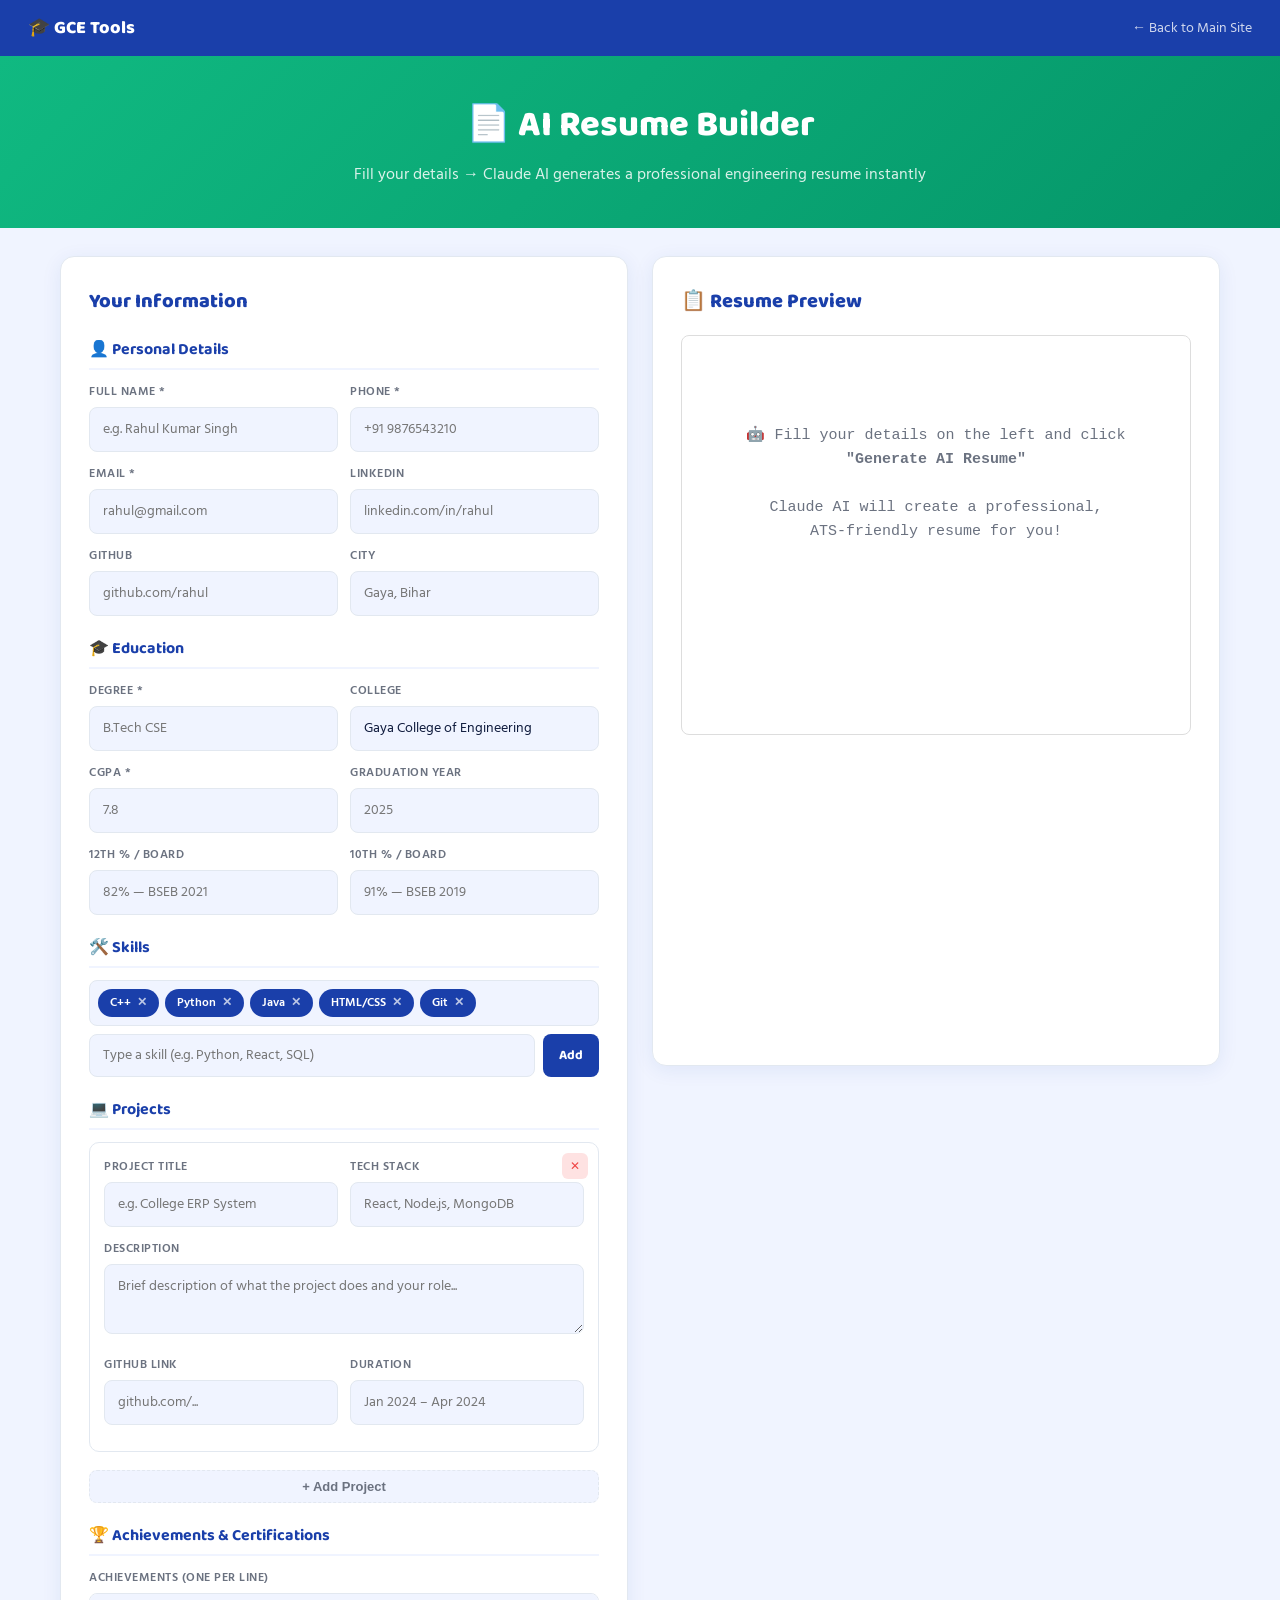
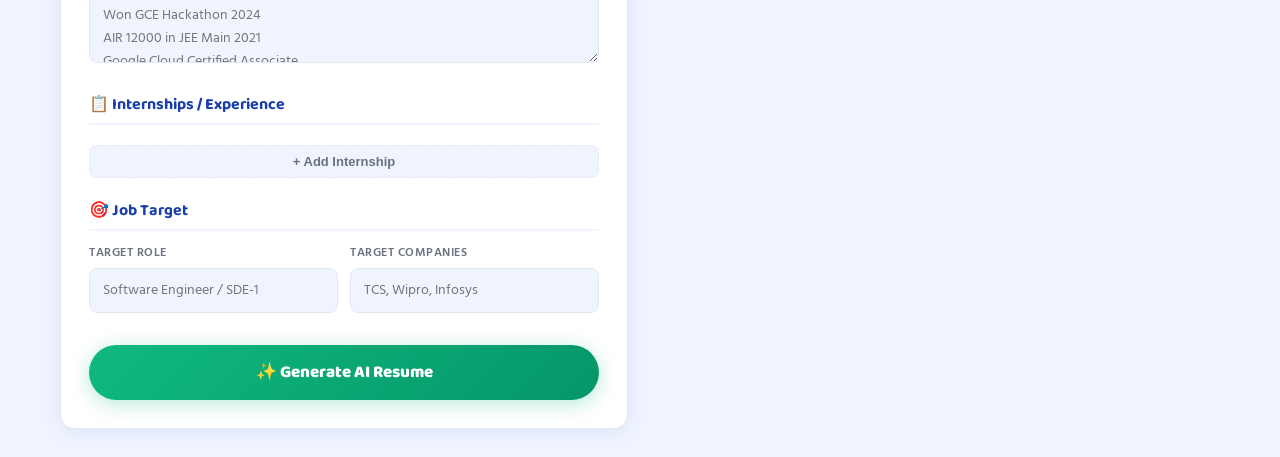
<file: resume.html>
<!DOCTYPE html>
<html lang="en">
<head>
<meta charset="UTF-8">
<meta name="viewport" content="width=device-width, initial-scale=1.0">
<title>AI Resume Builder — GCE</title>
<link href="https://fonts.googleapis.com/css2?family=Baloo+2:wght@400;600;700;800&family=Hind:wght@300;400;500;600&display=swap" rel="stylesheet">
<style>
:root{--p:#1a3faa;--pl:#2d5be3;--acc:#f59e0b;--bg:#f0f4ff;--surf:#fff;--txt:#0f1b3d;--muted:#6b7280;--border:#e2e8f0;--rad:14px;}
*{box-sizing:border-box;margin:0;padding:0;}
body{font-family:'Hind',sans-serif;background:var(--bg);color:var(--txt);}
.topbar{background:var(--p);color:white;padding:14px 28px;display:flex;justify-content:space-between;align-items:center;}
.topbar a{color:rgba(255,255,255,.8);text-decoration:none;font-size:14px;}
.logo{font-family:'Baloo 2',cursive;font-size:18px;font-weight:800;}
.hero-strip{background:linear-gradient(135deg,#10b981,#059669);color:white;padding:40px 28px;text-align:center;}
.hero-strip h1{font-family:'Baloo 2',cursive;font-size:36px;font-weight:800;margin-bottom:8px;}
.hero-strip p{opacity:.85;font-size:16px;}
.layout{display:grid;grid-template-columns:1fr 1fr;gap:24px;max-width:1200px;margin:0 auto;padding:28px 20px;}
@media(max-width:768px){.layout{grid-template-columns:1fr;}}
.form-panel{background:var(--surf);border-radius:var(--rad);padding:28px;box-shadow:0 4px 20px rgba(26,63,170,.08);border:1px solid var(--border);}
.form-panel h2{font-family:'Baloo 2',cursive;font-size:20px;color:var(--p);margin-bottom:18px;font-weight:800;}
.section-title{font-family:'Baloo 2',cursive;font-size:16px;font-weight:700;color:var(--p);margin:20px 0 12px;padding-bottom:6px;border-bottom:2px solid var(--bg);}
.form-row{display:grid;grid-template-columns:1fr 1fr;gap:12px;margin-bottom:12px;}
.form-row.full{grid-template-columns:1fr;}
.fld label{font-size:12px;font-weight:600;color:var(--muted);text-transform:uppercase;letter-spacing:.5px;display:block;margin-bottom:5px;}
.fld input,.fld textarea,.fld select{width:100%;padding:10px 13px;border:1.5px solid var(--border);border-radius:8px;font-family:'Hind',sans-serif;font-size:14px;color:var(--txt);background:var(--bg);transition:border .2s;}
.fld input:focus,.fld textarea:focus,.fld select:focus{outline:none;border-color:var(--p);}
.fld textarea{resize:vertical;min-height:70px;}
.skill-tags{display:flex;flex-wrap:wrap;gap:6px;padding:8px;border:1.5px solid var(--border);border-radius:8px;background:var(--bg);min-height:44px;}
.skill-tag{background:var(--p);color:white;padding:4px 12px;border-radius:20px;font-size:12px;font-weight:600;display:flex;align-items:center;gap:6px;}
.skill-tag span{cursor:pointer;opacity:.7;}
.skill-tag span:hover{opacity:1;}
.skill-input-row{display:flex;gap:8px;margin-top:8px;}
.skill-input-row input{flex:1;padding:9px 13px;border:1.5px solid var(--border);border-radius:8px;font-family:'Hind',sans-serif;font-size:14px;background:var(--bg);color:var(--txt);}
.skill-input-row button{background:var(--p);color:white;border:none;padding:9px 16px;border-radius:8px;cursor:pointer;font-weight:700;font-family:'Baloo 2',cursive;}
.add-btn{background:var(--bg);border:1.5px dashed var(--border);color:var(--muted);padding:8px 16px;border-radius:8px;cursor:pointer;font-size:13px;font-weight:600;width:100%;margin-top:8px;transition:all .2s;}
.add-btn:hover{border-color:var(--p);color:var(--p);}
.gen-btn{width:100%;padding:14px;background:linear-gradient(135deg,#10b981,#059669);color:white;border:none;border-radius:50px;font-family:'Baloo 2',cursive;font-size:17px;font-weight:800;cursor:pointer;margin-top:20px;box-shadow:0 4px 20px rgba(16,185,129,.3);transition:all .25s;}
.gen-btn:hover{transform:translateY(-2px);box-shadow:0 8px 30px rgba(16,185,129,.4);}
.gen-btn:disabled{opacity:.6;cursor:wait;}
/* Preview panel */
.preview-panel{background:var(--surf);border-radius:var(--rad);padding:28px;box-shadow:0 4px 20px rgba(26,63,170,.08);border:1px solid var(--border);position:sticky;top:20px;max-height:90vh;overflow-y:auto;}
.preview-panel h2{font-family:'Baloo 2',cursive;font-size:20px;color:var(--p);margin-bottom:18px;font-weight:800;}
.resume-out{background:white;border:1px solid #ddd;border-radius:8px;padding:28px;font-size:13px;line-height:1.6;min-height:400px;white-space:pre-wrap;color:#222;font-family:'Courier New',monospace;}
.placeholder-msg{color:var(--muted);text-align:center;padding:60px 20px;font-size:15px;}
.status{padding:12px 16px;border-radius:10px;margin-bottom:16px;font-size:14px;font-weight:600;}
.status.loading{background:#dbeafe;color:#1d4ed8;}
.status.success{background:#d1fae5;color:#065f46;}
.status.error{background:#fee2e2;color:#991b1b;}
.dl-btn{width:100%;padding:12px;background:var(--p);color:white;border:none;border-radius:10px;font-family:'Baloo 2',cursive;font-size:15px;font-weight:700;cursor:pointer;margin-top:12px;display:none;transition:all .2s;}
.dl-btn:hover{background:var(--pl);}
.entry-block{border:1px solid var(--border);border-radius:10px;padding:14px;margin-bottom:10px;position:relative;}
.del-entry{position:absolute;top:10px;right:10px;background:#fee2e2;border:none;color:#ef4444;width:26px;height:26px;border-radius:6px;cursor:pointer;font-size:12px;}
</style>
</head>
<body>
<div class="topbar">
  <span class="logo">🎓 GCE Tools</span>
  <a href="index.html">← Back to Main Site</a>
</div>
<div class="hero-strip">
  <h1>📄 AI Resume Builder</h1>
  <p>Fill your details → Claude AI generates a professional engineering resume instantly</p>
</div>

<div class="layout">
  <!-- FORM -->
  <div class="form-panel">
    <h2>Your Information</h2>

    <div class="section-title">👤 Personal Details</div>
    <div class="form-row">
      <div class="fld"><label>Full Name *</label><input id="name" placeholder="e.g. Rahul Kumar Singh"/></div>
      <div class="fld"><label>Phone *</label><input id="phone" placeholder="+91 9876543210"/></div>
    </div>
    <div class="form-row">
      <div class="fld"><label>Email *</label><input id="email" placeholder="rahul@gmail.com"/></div>
      <div class="fld"><label>LinkedIn</label><input id="linkedin" placeholder="linkedin.com/in/rahul"/></div>
    </div>
    <div class="form-row">
      <div class="fld"><label>GitHub</label><input id="github" placeholder="github.com/rahul"/></div>
      <div class="fld"><label>City</label><input id="city" placeholder="Gaya, Bihar"/></div>
    </div>

    <div class="section-title">🎓 Education</div>
    <div class="form-row">
      <div class="fld"><label>Degree *</label><input id="degree" placeholder="B.Tech CSE"/></div>
      <div class="fld"><label>College</label><input id="college" value="Gaya College of Engineering"/></div>
    </div>
    <div class="form-row">
      <div class="fld"><label>CGPA *</label><input id="cgpa" placeholder="7.8" type="number" step="0.01"/></div>
      <div class="fld"><label>Graduation Year</label><input id="gradYear" placeholder="2025"/></div>
    </div>
    <div class="form-row">
      <div class="fld"><label>12th % / Board</label><input id="twelfth" placeholder="82% — BSEB 2021"/></div>
      <div class="fld"><label>10th % / Board</label><input id="tenth" placeholder="91% — BSEB 2019"/></div>
    </div>

    <div class="section-title">🛠️ Skills</div>
    <div id="skillTags" class="skill-tags"></div>
    <div class="skill-input-row">
      <input id="skillInput" placeholder="Type a skill (e.g. Python, React, SQL)" onkeypress="if(event.key==='Enter')addSkill()"/>
      <button onclick="addSkill()">Add</button>
    </div>

    <div class="section-title">💻 Projects</div>
    <div id="projectsList"></div>
    <button class="add-btn" onclick="addProject()">+ Add Project</button>

    <div class="section-title">🏆 Achievements & Certifications</div>
    <div class="form-row full">
      <div class="fld"><label>Achievements (one per line)</label>
        <textarea id="achievements" placeholder="Won GCE Hackathon 2024&#10;AIR 12000 in JEE Main 2021&#10;Google Cloud Certified Associate"></textarea>
      </div>
    </div>

    <div class="section-title">📋 Internships / Experience</div>
    <div id="internList"></div>
    <button class="add-btn" onclick="addIntern()">+ Add Internship</button>

    <div class="section-title">🎯 Job Target</div>
    <div class="form-row">
      <div class="fld"><label>Target Role</label><input id="targetRole" placeholder="Software Engineer / SDE-1"/></div>
      <div class="fld"><label>Target Companies</label><input id="targetCo" placeholder="TCS, Wipro, Infosys"/></div>
    </div>

    <button class="gen-btn" id="genBtn" onclick="generateResume()">✨ Generate AI Resume</button>
  </div>

  <!-- PREVIEW -->
  <div class="preview-panel">
    <h2>📋 Resume Preview</h2>
    <div id="statusMsg"></div>
    <div class="resume-out" id="resumeOut"><div class="placeholder-msg">🤖 Fill your details on the left and click<br><strong>"Generate AI Resume"</strong><br><br>Claude AI will create a professional,<br>ATS-friendly resume for you!</div></div>
    <button class="dl-btn" id="dlBtn" onclick="downloadResume()">📥 Download as Text</button>
  </div>
</div>

<script>
let skills=[];
let projects=[];
let interns=[];

// Default skills
['C++','Python','Java','HTML/CSS','Git'].forEach(s=>addSkillDirect(s));

function addSkillDirect(s){
  skills.push(s);
  renderSkills();
}

function addSkill(){
  const inp=document.getElementById('skillInput');
  const v=inp.value.trim();
  if(v&&!skills.includes(v)){skills.push(v);renderSkills();}
  inp.value='';
}

function removeSkill(s){
  skills=skills.filter(x=>x!==s);
  renderSkills();
}

function renderSkills(){
  document.getElementById('skillTags').innerHTML=skills.map(s=>`<span class="skill-tag">${s}<span onclick="removeSkill('${s}')">✕</span></span>`).join('');
}

let projCount=0;
function addProject(){
  projCount++;
  const id='proj'+projCount;
  const div=document.createElement('div');
  div.className='entry-block';
  div.id=id;
  div.innerHTML=`<button class="del-entry" onclick="document.getElementById('${id}').remove()">✕</button>
    <div class="form-row"><div class="fld"><label>Project Title</label><input id="${id}_title" placeholder="e.g. College ERP System"/></div>
    <div class="fld"><label>Tech Stack</label><input id="${id}_tech" placeholder="React, Node.js, MongoDB"/></div></div>
    <div class="form-row full"><div class="fld"><label>Description</label><textarea id="${id}_desc" placeholder="Brief description of what the project does and your role..."></textarea></div></div>
    <div class="form-row"><div class="fld"><label>GitHub Link</label><input id="${id}_link" placeholder="github.com/..."/></div>
    <div class="fld"><label>Duration</label><input id="${id}_dur" placeholder="Jan 2024 – Apr 2024"/></div></div>`;
  document.getElementById('projectsList').appendChild(div);
}

let internCount=0;
function addIntern(){
  internCount++;
  const id='intern'+internCount;
  const div=document.createElement('div');
  div.className='entry-block';
  div.id=id;
  div.innerHTML=`<button class="del-entry" onclick="document.getElementById('${id}').remove()">✕</button>
    <div class="form-row"><div class="fld"><label>Company</label><input id="${id}_co" placeholder="TCS iON / Internshala..."/></div>
    <div class="fld"><label>Role</label><input id="${id}_role" placeholder="Web Dev Intern"/></div></div>
    <div class="form-row"><div class="fld"><label>Duration</label><input id="${id}_dur" placeholder="May – Jul 2024"/></div>
    <div class="fld"><label>Mode</label><select id="${id}_mode"><option>Remote</option><option>On-site</option><option>Hybrid</option></select></div></div>
    <div class="form-row full"><div class="fld"><label>Work Done</label><textarea id="${id}_work" placeholder="Describe your responsibilities and impact..."></textarea></div></div>`;
  document.getElementById('internList').appendChild(div);
}

function getFormData(){
  // Projects
  const projs=[];
  document.querySelectorAll('[id^="proj"][id$="_title"]').forEach(el=>{
    const id=el.id.replace('_title','');
    projs.push({
      title:el.value,
      tech:document.getElementById(id+'_tech')?.value||'',
      desc:document.getElementById(id+'_desc')?.value||'',
      link:document.getElementById(id+'_link')?.value||'',
      dur:document.getElementById(id+'_dur')?.value||''
    });
  });
  // Interns
  const ints=[];
  document.querySelectorAll('[id^="intern"][id$="_co"]').forEach(el=>{
    const id=el.id.replace('_co','');
    ints.push({
      co:el.value,
      role:document.getElementById(id+'_role')?.value||'',
      dur:document.getElementById(id+'_dur')?.value||'',
      mode:document.getElementById(id+'_mode')?.value||'',
      work:document.getElementById(id+'_work')?.value||''
    });
  });
  return {
    name:document.getElementById('name').value,
    phone:document.getElementById('phone').value,
    email:document.getElementById('email').value,
    linkedin:document.getElementById('linkedin').value,
    github:document.getElementById('github').value,
    city:document.getElementById('city').value,
    degree:document.getElementById('degree').value,
    college:document.getElementById('college').value,
    cgpa:document.getElementById('cgpa').value,
    gradYear:document.getElementById('gradYear').value,
    twelfth:document.getElementById('twelfth').value,
    tenth:document.getElementById('tenth').value,
    skills,projs,ints,
    achievements:document.getElementById('achievements').value,
    targetRole:document.getElementById('targetRole').value,
    targetCo:document.getElementById('targetCo').value
  };
}

const GROQ_API_KEY = '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';
  async function generateResume(){
  const data=getFormData();
  if(!data.name||!data.email||!data.cgpa){alert('Please fill Name, Email and CGPA at minimum!');return;}

  const btn=document.getElementById('genBtn');
  btn.disabled=true; btn.textContent='⏳ Generating...';
  setStatus('loading','🤖 Claude AI is crafting your resume...');

  const prompt=`Create a professional, ATS-friendly engineering resume for a student from Gaya College of Engineering (GCE), Bihar, India.

Student Data:
- Name: ${data.name}
- Phone: ${data.phone} | Email: ${data.email}
- LinkedIn: ${data.linkedin||'N/A'} | GitHub: ${data.github||'N/A'}
- City: ${data.city}
- Degree: ${data.degree} from ${data.college} | CGPA: ${data.cgpa} | Year: ${data.gradYear}
- 12th: ${data.twelfth} | 10th: ${data.tenth}
- Skills: ${data.skills.join(', ')}
- Projects: ${data.projs.map(p=>`${p.title} (${p.tech}) — ${p.desc} [${p.dur}]${p.link?' | '+p.link:''}`).join('; ')||'None provided'}
- Internships: ${data.ints.map(i=>`${i.role} at ${i.co} (${i.dur}, ${i.mode}) — ${i.work}`).join('; ')||'None'}
- Achievements: ${data.achievements||'None'}
- Target Role: ${data.targetRole||'Software Engineer'} at ${data.targetCo||'top IT companies'}

Generate a clean, well-formatted resume in plain text format with these sections:
1. HEADER (name, contact info, links)
2. OBJECTIVE (2-3 lines tailored to target role)
3. EDUCATION (formatted neatly)
4. TECHNICAL SKILLS (categorized: Languages, Web, Tools, etc.)
5. PROJECTS (with bullet points highlighting impact)
6. INTERNSHIPS / EXPERIENCE (if any)
7. ACHIEVEMENTS & CERTIFICATIONS
8. EXTRA-CURRICULAR (mention GCE activities if nothing provided)

Make it impactful, quantified where possible, action-verb driven. Format cleanly with clear section dividers. Keep it to 1 page worth of content.`;

  try {
    const res=await fetch('https://api.groq.com/openai/v1/chat/completions',{
      method:'POST',
      headers:{'Content-Type':'application/json','Authorization':`Bearer ${GROQ_API_KEY}`},
      body:JSON.stringify({model:'llama-3.3-70b-versatile',max_tokens:1000,messages:[{role:'user',content:prompt}]})
    });
    const d=await res.json();
    const text=d.choices[0].message.content;
    document.getElementById('resumeOut').textContent=text;
    document.getElementById('resumeOut').style.whiteSpace='pre-wrap';
    setStatus('success','✅ Resume generated! Review and download below.');
    document.getElementById('dlBtn').style.display='block';
  } catch(e){
    setStatus('error','❌ AI error. Please try again.');
  }
  btn.disabled=false; btn.textContent='✨ Generate AI Resume';
}

function setStatus(type,msg){
  const el=document.getElementById('statusMsg');
  el.className='status '+type;
  el.textContent=msg;
  el.style.display='block';
}

function downloadResume(){
  const text=document.getElementById('resumeOut').textContent;
  const name=document.getElementById('name').value||'resume';
  const blob=new Blob([text],{type:'text/plain'});
  const a=document.createElement('a');
  a.href=URL.createObjectURL(blob);
  a.download=name.replace(/\s+/g,'_')+'_Resume.txt';
  a.click();
}

// Add default project
addProject();
</script>
</body>
</html>
</file>
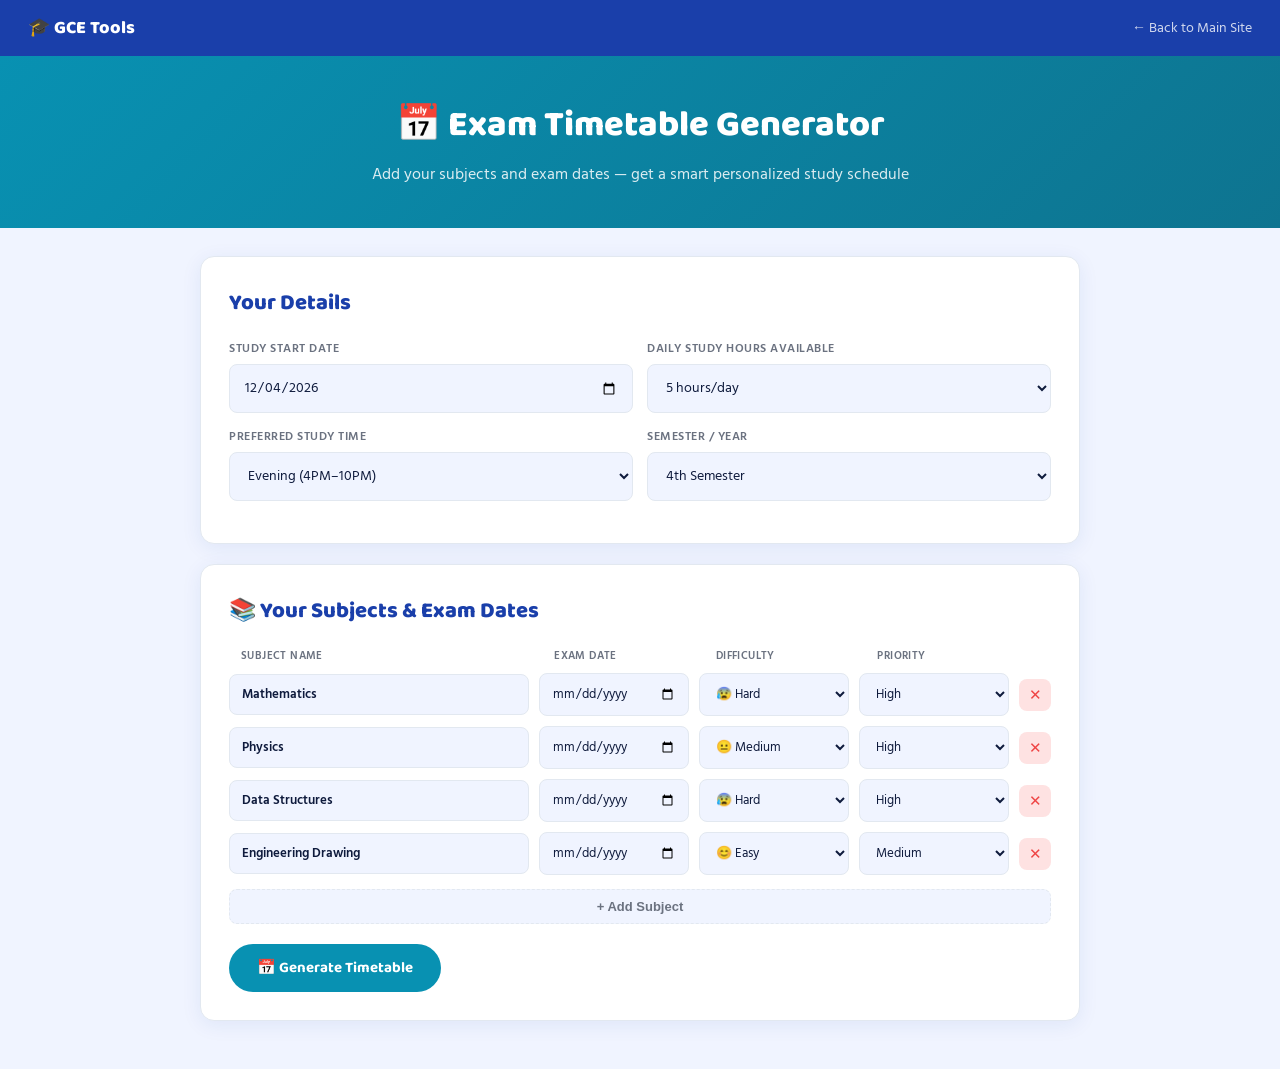
<file: timetable.html>
<!DOCTYPE html>
<html lang="en">
<head>
<meta charset="UTF-8">
<meta name="viewport" content="width=device-width, initial-scale=1.0">
<title>Exam Timetable Generator — GCE</title>
<link href="https://fonts.googleapis.com/css2?family=Baloo+2:wght@400;600;700;800&family=Hind:wght@300;400;500;600&display=swap" rel="stylesheet">
<style>
:root{--p:#1a3faa;--pl:#2d5be3;--acc:#f59e0b;--bg:#f0f4ff;--surf:#fff;--txt:#0f1b3d;--muted:#6b7280;--border:#e2e8f0;--rad:14px;}
*{box-sizing:border-box;margin:0;padding:0;}
body{font-family:'Hind',sans-serif;background:var(--bg);color:var(--txt);}
.topbar{background:var(--p);color:white;padding:14px 28px;display:flex;justify-content:space-between;align-items:center;}
.topbar a{color:rgba(255,255,255,.8);text-decoration:none;font-size:14px;}
.logo{font-family:'Baloo 2',cursive;font-size:18px;font-weight:800;}
.hero-strip{background:linear-gradient(135deg,#0891b2,#0e7490);color:white;padding:40px 28px;text-align:center;}
.hero-strip h1{font-family:'Baloo 2',cursive;font-size:36px;font-weight:800;margin-bottom:8px;}
.hero-strip p{opacity:.85;font-size:16px;}
.container{max-width:920px;margin:0 auto;padding:28px 20px;}
.card{background:var(--surf);border-radius:var(--rad);padding:28px;box-shadow:0 4px 20px rgba(26,63,170,.08);border:1px solid var(--border);margin-bottom:20px;}
.card h2{font-family:'Baloo 2',cursive;font-size:22px;font-weight:800;color:var(--p);margin-bottom:18px;}
.form-row{display:grid;grid-template-columns:1fr 1fr;gap:14px;margin-bottom:14px;}
.form-row.full{grid-template-columns:1fr;}
.fld label{font-size:12px;font-weight:600;color:var(--muted);text-transform:uppercase;letter-spacing:.5px;display:block;margin-bottom:5px;}
.fld input,.fld select,.fld textarea{width:100%;padding:11px 14px;border:1.5px solid var(--border);border-radius:8px;font-family:'Hind',sans-serif;font-size:14px;color:var(--txt);background:var(--bg);transition:border .2s;}
.fld input:focus,.fld select:focus{outline:none;border-color:var(--p);}
.subject-entry{display:grid;grid-template-columns:2fr 1fr 1fr 1fr auto;gap:10px;margin-bottom:10px;align-items:center;}
.subject-entry input,.subject-entry select{padding:9px 12px;border:1.5px solid var(--border);border-radius:8px;font-family:'Hind',sans-serif;font-size:13px;color:var(--txt);background:var(--bg);}
.subject-entry input:focus,.subject-entry select:focus{outline:none;border-color:var(--p);}
.del-btn{background:#fee2e2;border:none;color:#ef4444;width:32px;height:32px;border-radius:8px;cursor:pointer;font-size:15px;display:flex;align-items:center;justify-content:center;}
.add-btn{background:var(--bg);border:1.5px dashed var(--border);color:var(--muted);padding:9px 16px;border-radius:8px;cursor:pointer;font-size:13px;font-weight:600;width:100%;margin-top:4px;transition:all .2s;}
.add-btn:hover{border-color:var(--p);color:var(--p);}
.btn{padding:12px 28px;border-radius:50px;border:none;font-family:'Baloo 2',cursive;font-size:15px;font-weight:700;cursor:pointer;transition:all .25s;}
.btn-primary{background:var(--p);color:white;box-shadow:0 4px 14px rgba(26,63,170,.3);}
.btn-primary:hover{background:var(--pl);transform:translateY(-1px);}
.btn-teal{background:#0891b2;color:white;}
.btn-teal:hover{background:#0e7490;}
.label-row{display:grid;grid-template-columns:2fr 1fr 1fr 1fr auto;gap:10px;margin-bottom:8px;}
.label-row span{font-size:11px;color:var(--muted);font-weight:600;text-transform:uppercase;letter-spacing:.4px;padding:0 12px;}
/* Timetable output */
.timetable-output{overflow-x:auto;}
.week-block{margin-bottom:24px;}
.week-title{font-family:'Baloo 2',cursive;font-weight:800;font-size:17px;color:var(--p);margin-bottom:12px;display:flex;align-items:center;gap:8px;}
.day-row{display:flex;gap:0;border:1px solid var(--border);border-radius:10px;overflow:hidden;margin-bottom:6px;}
.day-name{background:var(--p);color:white;width:90px;min-width:90px;display:flex;align-items:center;justify-content:center;font-family:'Baloo 2',cursive;font-weight:700;font-size:13px;padding:12px 8px;text-align:center;}
.day-sessions{flex:1;display:flex;flex-wrap:wrap;gap:6px;padding:10px;background:white;}
.session{padding:6px 12px;border-radius:20px;font-size:12px;font-weight:600;display:flex;align-items:center;gap:6px;}
.session.study{background:#dbeafe;color:#1d4ed8;}
.session.revision{background:#d1fae5;color:#065f46;}
.session.practice{background:#fef3c7;color:#92400e;}
.session.rest{background:#f3f4f6;color:#6b7280;}
.session.exam{background:#fee2e2;color:#dc2626;}
.session .dot{width:8px;height:8px;border-radius:50%;background:currentColor;flex-shrink:0;}
.countdown{background:linear-gradient(135deg,#dc2626,#b91c1c);color:white;border-radius:12px;padding:14px 18px;margin-bottom:8px;display:flex;justify-content:space-between;align-items:center;font-size:14px;}
.countdown strong{font-family:'Baloo 2',cursive;font-size:18px;}
.tips-box{background:#f0fdf4;border:1px solid #bbf7d0;border-radius:12px;padding:16px;margin-top:16px;}
.tips-box h4{color:#065f46;font-family:'Baloo 2',cursive;font-weight:700;margin-bottom:8px;}
.tips-box li{font-size:13px;color:#166534;margin-bottom:4px;margin-left:16px;}
.ai-schedule{background:var(--surf);border:2px solid #0891b2;border-radius:var(--rad);padding:20px;white-space:pre-wrap;font-size:13px;line-height:1.7;min-height:100px;color:var(--txt);display:none;}
.subject-color{width:14px;height:14px;border-radius:50%;display:inline-block;flex-shrink:0;}
</style>
</head>
<body>
<div class="topbar">
  <span class="logo">🎓 GCE Tools</span>
  <a href="index.html">← Back to Main Site</a>
</div>
<div class="hero-strip">
  <h1>📅 Exam Timetable Generator</h1>
  <p>Add your subjects and exam dates — get a smart personalized study schedule</p>
</div>

<div class="container">
  <div class="card">
    <h2>Your Details</h2>
    <div class="form-row">
      <div class="fld"><label>Study Start Date</label><input type="date" id="startDate"/></div>
      <div class="fld"><label>Daily Study Hours Available</label>
        <select id="studyHours">
          <option value="3">3 hours/day</option>
          <option value="4">4 hours/day</option>
          <option value="5" selected>5 hours/day</option>
          <option value="6">6 hours/day</option>
          <option value="8">8 hours/day</option>
          <option value="10">10 hours/day (intense)</option>
        </select>
      </div>
    </div>
    <div class="form-row">
      <div class="fld"><label>Preferred Study Time</label>
        <select id="studyTime">
          <option value="morning">Morning (6AM–12PM)</option>
          <option value="afternoon">Afternoon (12PM–6PM)</option>
          <option value="evening" selected>Evening (4PM–10PM)</option>
          <option value="night">Night (8PM–2AM)</option>
        </select>
      </div>
      <div class="fld"><label>Semester / Year</label>
        <select id="semYear">
          <option>1st Semester</option><option>2nd Semester</option>
          <option>3rd Semester</option><option selected>4th Semester</option>
          <option>5th Semester</option><option>6th Semester</option>
          <option>7th Semester</option><option>8th Semester</option>
        </select>
      </div>
    </div>
  </div>

  <div class="card">
    <h2>📚 Your Subjects & Exam Dates</h2>
    <div class="label-row">
      <span>Subject Name</span><span>Exam Date</span><span>Difficulty</span><span>Priority</span><span></span>
    </div>
    <div id="subjectsList"></div>
    <button class="add-btn" onclick="addSubject()">+ Add Subject</button>
    <div style="display:flex;gap:12px;margin-top:20px;flex-wrap:wrap;">
      <button class="btn btn-teal" onclick="generateTimetable()">📅 Generate Timetable</button>
      <button class="btn btn-primary" id="aiScheduleBtn" onclick="generateAiSchedule()" style="display:none">✨ AI Detailed Schedule</button>
    </div>
  </div>

  <div id="timetableOutput" style="display:none">
    <div class="card">
      <h2>📅 Your Personalized Study Plan</h2>
      <div id="countdowns"></div>
      <div class="timetable-output" id="timetableGrid"></div>
      <div class="tips-box">
        <h4>💡 Smart Study Tips for GCE Exams:</h4>
        <ul>
          <li>Study the hardest subject when your energy is highest</li>
          <li>Use Pomodoro: 50 min study + 10 min break</li>
          <li>Solve PYQ (Previous Year Questions) 3 days before exam</li>
          <li>Don't study a new topic on the night before exam — revise only</li>
          <li>Stay hydrated, sleep 7 hours minimum during exam week</li>
        </ul>
      </div>
      <div id="aiScheduleOutput" class="ai-schedule"></div>
    </div>
  </div>
</div>

<script>
const colors=['#3b82f6','#10b981','#f59e0b','#8b5cf6','#ef4444','#06b6d4','#f97316','#84cc16'];
let subjectCount=0;

const defaultSubjects=[
  {name:'Mathematics',date:'',diff:'hard',priority:'high'},
  {name:'Physics',date:'',diff:'medium',priority:'high'},
  {name:'Data Structures',date:'',diff:'hard',priority:'high'},
  {name:'Engineering Drawing',date:'',diff:'easy',priority:'medium'},
];

function addSubject(name='',date='',diff='medium',priority='medium'){
  subjectCount++;
  const id='sub'+subjectCount;
  const cidx=(subjectCount-1)%colors.length;
  const div=document.createElement('div');
  div.className='subject-entry';
  div.id=id;
  div.innerHTML=`
    <input placeholder="Subject name" value="${name}" style="font-weight:600;"/>
    <input type="date" value="${date}"/>
    <select>
      <option value="easy"${diff==='easy'?' selected':''}>😊 Easy</option>
      <option value="medium"${diff==='medium'?' selected':''}>😐 Medium</option>
      <option value="hard"${diff==='hard'?' selected':''}>😰 Hard</option>
    </select>
    <select>
      <option value="low"${priority==='low'?' selected':''}>Low</option>
      <option value="medium"${priority==='medium'?' selected':''}>Medium</option>
      <option value="high"${priority==='high'?' selected':''}>High</option>
    </select>
    <button class="del-btn" onclick="document.getElementById('${id}').remove()">✕</button>`;
  document.getElementById('subjectsList').appendChild(div);
}

function getSubjects(){
  const subs=[];
  document.querySelectorAll('.subject-entry').forEach(el=>{
    const inputs=el.querySelectorAll('input');
    const selects=el.querySelectorAll('select');
    const name=inputs[0].value.trim();
    if(!name)return;
    subs.push({name,date:inputs[1].value,diff:selects[0].value,priority:selects[1].value});
  });
  return subs;
}

function generateTimetable(){
  const subjects=getSubjects();
  if(subjects.length===0){alert('Please add at least one subject!');return;}
  const startDate=document.getElementById('startDate').value;
  const hours=parseInt(document.getElementById('studyHours').value);
  const timeSlot=document.getElementById('studyTime').value;

  const start=startDate?new Date(startDate):new Date();
  const endDate=new Date(start.getTime()+28*24*60*60*1000);

  // Sort by exam date
  const sorted=[...subjects].sort((a,b)=>{
    if(!a.date&&!b.date)return 0;
    if(!a.date)return 1;
    if(!b.date)return -1;
    return new Date(a.date)-new Date(b.date);
  });

  // Countdowns
  const cd=document.getElementById('countdowns');
  cd.innerHTML='';
  const today=new Date();
  sorted.filter(s=>s.date).forEach(s=>{
    const d=new Date(s.date);
    const diff=Math.ceil((d-today)/(1000*60*60*24));
    const urgency=diff<=3?'🔴':diff<=7?'🟡':'🟢';
    cd.innerHTML+=`<div class="countdown"><span>${urgency} <strong>${s.name}</strong> exam</span><span>${diff>0?diff+' days left':'TODAY / PAST'}</span></div>`;
  });

  // Build 4 week plan
  const grid=document.getElementById('timetableGrid');
  grid.innerHTML='';

  const dayNames=['Sun','Mon','Tue','Wed','Thu','Fri','Sat'];
  const timeSlots={morning:'6AM–12PM',afternoon:'12PM–6PM',evening:'4PM–10PM',night:'8PM–2AM'};

  for(let week=0;week<4;week++){
    const wb=document.createElement('div');
    wb.className='week-block';
    wb.innerHTML=`<div class="week-title">📆 Week ${week+1}</div>`;

    for(let day=0;day<7;day++){
      const d=new Date(start.getTime()+((week*7)+day)*24*60*60*1000);
      const isWeekend=d.getDay()===0||d.getDay()===6;
      const dateStr=d.toLocaleDateString('en-IN',{day:'2-digit',month:'short'});
      const dayRow=document.createElement('div');
      dayRow.className='day-row';
      const dayName=dayNames[d.getDay()];

      // Which subjects to study today
      let sessions=[];
      if(isWeekend){
        sessions.push({type:'revision',label:'📖 Revision Day'});
        const s=sorted[Math.floor(Math.random()*sorted.length)];
        if(s)sessions.push({type:'practice',label:`📝 PYQ: ${s.name}`});
      } else {
        const idx=(week*5+Math.floor(day))-Math.floor(day/5)*5;
        // Assign 1-2 subjects
        const s1=sorted[idx%sorted.length];
        const s2=sorted[(idx+1)%sorted.length];
        sessions.push({type:'study',label:`📚 ${s1.name} (${s1.diff==='hard'?'2h':'1.5h'})`});
        if(s2&&s2.name!==s1.name)sessions.push({type:'study',label:`📚 ${s2.name} (1h)`});
        if(hours>=6)sessions.push({type:'revision',label:`🔄 Revise previous`});
      }
      sessions.push({type:'rest',label:'🌙 Rest/Break'});

      dayRow.innerHTML=`<div class="day-name">${dayName}<br><small style="font-weight:400;opacity:.8">${dateStr}</small></div>
        <div class="day-sessions">${sessions.map(s=>`<span class="session ${s.type}"><span class="dot"></span>${s.label}</span>`).join('')}</div>`;
      wb.appendChild(dayRow);
    }
    grid.appendChild(wb);
  }

  document.getElementById('timetableOutput').style.display='block';
  document.getElementById('aiScheduleBtn').style.display='inline-block';
  document.getElementById('timetableOutput').scrollIntoView({behavior:'smooth'});
}

const GROQ_API_KEY = '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';
  async function generateAiSchedule(){
  const subjects=getSubjects();
  const btn=document.getElementById('aiScheduleBtn');
  btn.disabled=true;btn.textContent='⏳ Generating...';
  const hours=document.getElementById('studyHours').value;
  const timeSlot=document.getElementById('studyTime').value;

  const subjectList=subjects.map(s=>`${s.name} (exam: ${s.date||'TBD'}, difficulty: ${s.diff}, priority: ${s.priority})`).join('\n');
  const prompt=`Create a detailed, personalized exam study schedule for a GCE (Gaya College of Engineering) student.

Student availability: ${hours} hours/day, prefers studying in the ${timeSlot}.

Subjects to prepare:
${subjectList}

Create a practical 2-week day-by-day study plan with:
1. Specific topics to cover each day per subject
2. Time allocation per subject
3. Revision days marked
4. PYQ practice days (1 day before each exam)
5. A motivational note for exam week

Keep it realistic for an engineering student. Format clearly with day-wise breakdown.`;

  try{
    const res=await fetch('https://api.groq.com/openai/v1/chat/completions',{method:'POST',headers:{'Content-Type':'application/json','Authorization':`Bearer ${GROQ_API_KEY}`},body:JSON.stringify({model:'llama-3.3-70b-versatile',max_tokens:1000,messages:[{role:'user',content:prompt}]})});
    const d=await res.json();
    const el=document.getElementById('aiScheduleOutput');
    el.textContent=d.choices[0].message.content;
    el.style.display='block';
  }catch(e){
    document.getElementById('aiScheduleOutput').textContent='Error. Please try again.';
    document.getElementById('aiScheduleOutput').style.display='block';
  }
  btn.disabled=false;btn.textContent='✨ AI Detailed Schedule';
}

// Init defaults
const today=new Date();
document.getElementById('startDate').value=today.toISOString().split('T')[0];
defaultSubjects.forEach(s=>addSubject(s.name,s.date,s.diff,s.priority));
</script>
</body>
</html>
</file>
<file: style.css>
/* ===== ROOT VARIABLES ===== */
:root {
  --primary: #1a3faa;
  --primary-light: #2d5be3;
  --accent: #f59e0b;
  --bg: #f0f4ff;
  --surface: #ffffff;
  --surface2: #f8faff;
  --text: #0f1b3d;
  --text-muted: #6b7280;
  --border: #e2e8f0;
  --shadow: 0 4px 24px rgba(26,63,170,0.10);
  --radius: 16px;
  --bot-bubble: #e8eeff;
  --user-bubble: #1a3faa;
  --header-height: 70px;
}

[data-theme="dark"] {
  --primary: #4a7cff;
  --primary-light: #6b94ff;
  --accent: #f59e0b;
  --bg: #0d1117;
  --surface: #161b2c;
  --surface2: #1e2436;
  --text: #e8eeff;
  --text-muted: #8892a4;
  --border: #2a3250;
  --shadow: 0 4px 24px rgba(0,0,0,0.40);
  --bot-bubble: #1e2a4a;
  --user-bubble: #2d4faa;
}

/* ===== RESET ===== */
*, *::before, *::after { box-sizing: border-box; margin: 0; padding: 0; }

body {
  font-family: 'Hind', sans-serif;
  background: var(--bg);
  color: var(--text);
  transition: background 0.3s, color 0.3s;
  overflow-x: hidden;
}

/* ===== TICKER ===== */
.ticker-wrap {
  background: var(--primary);
  color: white;
  overflow: hidden;
  white-space: nowrap;
  padding: 8px 0;
  font-size: 13px;
  font-weight: 500;
  position: relative;
  z-index: 100;
}

.ticker {
  display: inline-block;
  animation: ticker 35s linear infinite;
}

.ticker span { padding: 0 8px; }

@keyframes ticker {
  0% { transform: translateX(0); }
  100% { transform: translateX(-50%); }
}

/* ===== HEADER ===== */
.header {
  display: flex;
  align-items: center;
  justify-content: space-between;
  padding: 0 32px;
  height: var(--header-height);
  background: var(--surface);
  border-bottom: 1px solid var(--border);
  box-shadow: var(--shadow);
  position: sticky;
  top: 0;
  z-index: 99;
  transition: background 0.3s;
}

.logo{
  display:flex;
  align-items:center;
  gap:14px;
}

.logo-icon{
  width:52px;
  height:52px;
  border-radius:14px;
  background:linear-gradient(135deg,var(--primary),var(--primary-light));
  display:flex;
  align-items:center;
  justify-content:center;
  font-size:26px;
  color:white;
  box-shadow:0 6px 18px rgba(26,63,170,0.25);
  flex-shrink:0;
}

.logo-title{
  font-family:'Baloo 2', cursive;
  font-size:22px;
  font-weight:800;
  color:var(--primary);
  display:block;
  line-height:1;
  letter-spacing:0.3px;
}

.logo-sub{
  font-size:12px;
  color:var(--text-muted);
  display:block;
  margin-top:4px;
  font-weight:500;
  letter-spacing:0.4px;
}

nav {
  display: flex;
  gap: 4px;
}

nav a {
  color: var(--text);
  text-decoration: none;
  padding: 8px 14px;
  border-radius: 8px;
  font-size: 14px;
  font-weight: 500;
  transition: all 0.2s;
}

nav a:hover {
  background: var(--bg);
  color: var(--primary);
}

.header-controls {
  display: flex;
  gap: 10px;
  align-items: center;
}

.lang-toggle, .theme-toggle {
  padding: 8px 14px;
  border: 1.5px solid var(--border);
  background: var(--surface);
  color: var(--text);
  border-radius: 20px;
  cursor: pointer;
  font-size: 13px;
  font-weight: 600;
  transition: all 0.2s;
  font-family: 'Hind', sans-serif;
}

.lang-toggle:hover, .theme-toggle:hover {
  border-color: var(--primary);
  color: var(--primary);
  background: var(--bg);
}

/* ===== HERO ===== */
.hero {
  position: relative;
  min-height: 88vh;
  display: flex;
  align-items: center;
  justify-content: center;
  overflow: hidden;
  padding: 60px 24px;
}

.hero-bg {
  position: absolute;
  inset: 0;
  background: linear-gradient(135deg, #0a1f6e 0%, #1a3faa 40%, #0e7aff 75%, #00c6ff 100%);
  z-index: 0;
}

.hero-bg::before {
  content: '';
  position: absolute;
  inset: 0;
  background: radial-gradient(ellipse at 70% 50%, rgba(255,200,50,0.15) 0%, transparent 60%),
              radial-gradient(ellipse at 20% 80%, rgba(100,150,255,0.2) 0%, transparent 50%);
}

.hero-shapes .shape {
  position: absolute;
  border-radius: 50%;
  opacity: 0.08;
  background: white;
  animation: float 8s ease-in-out infinite;
}

.s1 { width: 400px; height: 400px; top: -100px; right: -80px; animation-delay: 0s; }
.s2 { width: 250px; height: 250px; bottom: -60px; left: 10%; animation-delay: 2s; }
.s3 { width: 150px; height: 150px; top: 30%; left: 5%; animation-delay: 4s; }

@keyframes float {
  0%, 100% { transform: translateY(0) scale(1); }
  50% { transform: translateY(-20px) scale(1.02); }
}

.hero-content {
  position: relative;
  z-index: 1;
  text-align: center;
  max-width: 700px;
  animation: heroIn 0.8s cubic-bezier(.22,.68,0,1.2) both;
}

@keyframes heroIn {
  from { opacity: 0; transform: translateY(40px); }
  to { opacity: 1; transform: translateY(0); }
}

.hero-badge {
  display: inline-block;
  background: rgba(255,255,255,0.15);
  border: 1px solid rgba(255,255,255,0.3);
  color: white;
  padding: 6px 18px;
  border-radius: 20px;
  font-size: 13px;
  font-weight: 600;
  letter-spacing: 1px;
  text-transform: uppercase;
  margin-bottom: 20px;
  backdrop-filter: blur(8px);
}

.hero h1 {
  font-family: 'Baloo 2', cursive;
  font-size: clamp(32px, 5vw, 58px);
  font-weight: 800;
  color: white;
  line-height: 1.15;
  margin-bottom: 20px;
  text-shadow: 0 2px 20px rgba(0,0,0,0.2);
}

.hero p {
  font-size: 18px;
  color: rgba(255,255,255,0.88);
  line-height: 1.7;
  margin-bottom: 36px;
}

.hero-btns {
  display: flex;
  gap: 16px;
  justify-content: center;
  flex-wrap: wrap;
}

.btn-primary {
  background: var(--accent);
  color: #1a1a1a;
  border: none;
  padding: 14px 30px;
  border-radius: 50px;
  font-size: 16px;
  font-weight: 700;
  cursor: pointer;
  transition: all 0.25s;
  box-shadow: 0 4px 20px rgba(245,158,11,0.4);
  font-family: 'Baloo 2', cursive;
}

.btn-primary:hover {
  transform: translateY(-2px);
  box-shadow: 0 8px 30px rgba(245,158,11,0.5);
}

.btn-secondary {
  background: rgba(255,255,255,0.15);
  color: white;
  border: 2px solid rgba(255,255,255,0.4);
  padding: 14px 30px;
  border-radius: 50px;
  font-size: 16px;
  font-weight: 700;
  cursor: pointer;
  transition: all 0.25s;
  backdrop-filter: blur(8px);
  font-family: 'Baloo 2', cursive;
}

.btn-secondary:hover {
  background: rgba(255,255,255,0.25);
  transform: translateY(-2px);
}

/* ===== STATS ===== */
.stats {
  display: flex;
  justify-content: center;
  gap: 0;
  background: var(--primary);
  flex-wrap: wrap;
}

.stat-card {
  padding: 28px 40px;
  text-align: center;
  border-right: 1px solid rgba(255,255,255,0.15);
  flex: 1;
  min-width: 140px;
}

.stat-card:last-child { border-right: none; }

.stat-num {
  font-family: 'Baloo 2', cursive;
  font-size: 38px;
  font-weight: 800;
  color: var(--accent);
  line-height: 1;
  margin-bottom: 6px;
}

.stat-label {
  font-size: 13px;
  color: rgba(255,255,255,0.8);
  font-weight: 500;
}

/* ===== INFO SECTION ===== */
.info {
  padding: 80px 32px;
  background: var(--surface2);
}

.section-header {
  text-align: center;
  margin-bottom: 50px;
}

.section-header h2 {
  font-family: 'Baloo 2', cursive;
  font-size: 38px;
  font-weight: 800;
  color: var(--primary);
  margin-bottom: 10px;
}

.section-header p {
  font-size: 16px;
  color: var(--text-muted);
}

.cards-grid {
  display: grid;
  grid-template-columns: repeat(auto-fit, minmax(280px, 1fr));
  gap: 24px;
  max-width: 1100px;
  margin: 0 auto;
}

.card {
  background: var(--surface);
  padding: 32px 28px;
  border-radius: var(--radius);
  box-shadow: var(--shadow);
  border: 1px solid var(--border);
  transition: all 0.3s;
  opacity: 0;
  transform: translateY(30px);
}

.card.visible {
  opacity: 1;
  transform: translateY(0);
}

.card:hover {
  transform: translateY(-6px);
  box-shadow: 0 12px 40px rgba(26,63,170,0.15);
  border-color: var(--primary-light);
}

.card-icon {
  font-size: 36px;
  margin-bottom: 16px;
  display: block;
}

.card h3 {
  font-family: 'Baloo 2', cursive;
  font-size: 20px;
  font-weight: 700;
  color: var(--primary);
  margin-bottom: 10px;
}

.card p {
  font-size: 14px;
  color: var(--text-muted);
  line-height: 1.7;
}

/* ===== CHATBOT ===== */
.chatbot {
  position: fixed;
  bottom: 100px;
  right: 24px;
  width: 380px;
  height: 520px;
  background: var(--surface);
  border-radius: 20px;
  box-shadow: 0 20px 60px rgba(0,0,0,0.2);
  display: none;
  flex-direction: column;
  overflow: hidden;
  border: 1px solid var(--border);
  animation: chatSlideIn 0.3s cubic-bezier(.22,.68,0,1.2);
  z-index: 1000;
}

@keyframes chatSlideIn {
  from { opacity: 0; transform: translateY(20px) scale(0.95); }
  to { opacity: 1; transform: translateY(0) scale(1); }
}

.chat-header {
  background: linear-gradient(135deg, var(--primary), var(--primary-light));
  color: white;
  padding: 16px 18px;
  display: flex;
  justify-content: space-between;
  align-items: center;
}

.chat-header-left { display: flex; align-items: center; gap: 12px; }

.bot-avatar-sm {
  width: 40px; height: 40px;
  background: rgba(255,255,255,0.2);
  border-radius: 50%;
  display: flex; align-items: center; justify-content: center;
  font-size: 20px;
}

.chat-title {
  font-family: 'Baloo 2', cursive;
  font-weight: 700;
  font-size: 15px;
}

.chat-status {
  display: flex;
  align-items: center;
  gap: 5px;
  font-size: 12px;
  opacity: 0.85;
}

.status-dot {
  width: 8px; height: 8px;
  background: #4ade80;
  border-radius: 50%;
  display: inline-block;
  animation: pulse-dot 2s ease-in-out infinite;
}

@keyframes pulse-dot {
  0%, 100% { opacity: 1; transform: scale(1); }
  50% { opacity: 0.5; transform: scale(0.8); }
}

.chat-header-right { display: flex; gap: 8px; align-items: center; }

.icon-btn {
  background: rgba(255,255,255,0.15);
  border: none;
  color: white;
  width: 30px; height: 30px;
  border-radius: 50%;
  cursor: pointer;
  font-size: 13px;
  display: flex; align-items: center; justify-content: center;
  transition: background 0.2s;
}

.icon-btn:hover { background: rgba(255,255,255,0.3); }

.chat-box {
  flex: 1;
  overflow-y: auto;
  padding: 16px;
  background: var(--bg);
  scroll-behavior: smooth;
}

.chat-box::-webkit-scrollbar { width: 4px; }
.chat-box::-webkit-scrollbar-track { background: transparent; }
.chat-box::-webkit-scrollbar-thumb { background: var(--border); border-radius: 4px; }

.message {
  display: flex;
  gap: 10px;
  margin-bottom: 14px;
  animation: msgIn 0.3s ease both;
}

@keyframes msgIn {
  from { opacity: 0; transform: translateY(8px); }
  to { opacity: 1; transform: translateY(0); }
}

.message.user { flex-direction: row-reverse; }

.avatar {
  width: 34px; height: 34px;
  display: flex; align-items: center; justify-content: center;
  border-radius: 50%;
  background: var(--primary);
  font-size: 16px;
  flex-shrink: 0;
}

.message.user .avatar { background: var(--accent); }

.msg-content { max-width: 75%; }

.text {
  padding: 12px 16px;
  border-radius: 14px;
  font-size: 14px;
  line-height: 1.6;
  background: var(--bot-bubble);
  color: var(--text);
  border-bottom-left-radius: 4px;
}

.message.user .text {
  background: var(--user-bubble);
  color: white;
  border-bottom-left-radius: 14px;
  border-bottom-right-radius: 4px;
}

.msg-time {
  font-size: 11px;
  color: var(--text-muted);
  margin-top: 4px;
  padding: 0 4px;
}

.message.user .msg-time { text-align: right; }

/* Typing animation */
.typing-dot {
  display: inline-block;
  width: 8px; height: 8px;
  background: var(--primary);
  border-radius: 50%;
  margin: 0 2px;
  animation: typing 1.2s ease-in-out infinite;
}

.typing-dot:nth-child(2) { animation-delay: 0.2s; }
.typing-dot:nth-child(3) { animation-delay: 0.4s; }

@keyframes typing {
  0%, 60%, 100% { transform: translateY(0); opacity: 0.4; }
  30% { transform: translateY(-6px); opacity: 1; }
}

/* Suggestions */
.suggestions {
  display: flex;
  flex-wrap: wrap;
  gap: 8px;
  padding: 4px 0 10px;
  margin-left: 44px;
}

.suggestion-btn {
  background: var(--surface);
  border: 1.5px solid var(--primary);
  color: var(--primary);
  padding: 6px 14px;
  border-radius: 20px;
  cursor: pointer;
  font-size: 12px;
  font-weight: 600;
  transition: all 0.2s;
  font-family: 'Hind', sans-serif;
}

.suggestion-btn:hover {
  background: var(--primary);
  color: white;
}

/* Chat Input */
.chat-input-area {
  display: flex;
  align-items: center;
  gap: 8px;
  padding: 12px 14px;
  border-top: 1px solid var(--border);
  background: var(--surface);
}

.voice-btn {
  background: var(--bg);
  border: 1.5px solid var(--border);
  color: var(--text);
  width: 38px; height: 38px;
  border-radius: 50%;
  cursor: pointer;
  font-size: 16px;
  display: flex; align-items: center; justify-content: center;
  transition: all 0.2s;
  flex-shrink: 0;
}

.voice-btn:hover { border-color: var(--primary); }
.voice-btn.recording { background: #fee2e2; border-color: #ef4444; animation: pulse-red 0.8s ease infinite; }

@keyframes pulse-red {
  0%, 100% { box-shadow: 0 0 0 0 rgba(239,68,68,0.4); }
  50% { box-shadow: 0 0 0 8px rgba(239,68,68,0); }
}

#userInput {
  flex: 1;
  padding: 10px 14px;
  background: var(--bg);
  border: 1.5px solid var(--border);
  border-radius: 24px;
  font-size: 14px;
  color: var(--text);
  outline: none;
  transition: border 0.2s;
  font-family: 'Hind', sans-serif;
}

#userInput:focus { border-color: var(--primary); }

.send-btn {
  background: var(--primary);
  border: none;
  color: white;
  width: 40px; height: 40px;
  border-radius: 50%;
  cursor: pointer;
  display: flex; align-items: center; justify-content: center;
  transition: all 0.2s;
  flex-shrink: 0;
}

.send-btn:hover {
  background: var(--primary-light);
  transform: scale(1.05);
}

/* ===== FLOAT BUTTON ===== */
.chat-float {
  position: fixed;
  bottom: 24px;
  right: 24px;
  width: 62px; height: 62px;
  background: linear-gradient(135deg, var(--primary), var(--primary-light));
  color: white;
  border-radius: 50%;
  display: flex; align-items: center; justify-content: center;
  font-size: 28px;
  cursor: pointer;
  z-index: 999;
  box-shadow: 0 6px 24px rgba(26,63,170,0.4);
  transition: transform 0.2s;
}

.chat-float:hover { transform: scale(1.1); }

.float-pulse {
  position: absolute;
  inset: -4px;
  border-radius: 50%;
  border: 2px solid var(--primary);
  opacity: 0;
  animation: float-ring 2.5s ease-out infinite;
}

@keyframes float-ring {
  0% { transform: scale(1); opacity: 0.6; }
  100% { transform: scale(1.5); opacity: 0; }
}

/* ===== TOOLS HUB ===== */
.tools-hub {
  padding: 80px 32px;
  background: var(--bg);
}

.tools-grid {
  display: grid;
  grid-template-columns: repeat(auto-fit, minmax(260px, 1fr));
  gap: 20px;
  max-width: 1100px;
  margin: 0 auto;
}

.tool-card {
  background: var(--surface);
  border-radius: var(--radius);
  padding: 28px 24px;
  border: 1.5px solid var(--border);
  text-decoration: none;
  display: block;
  transition: all 0.3s;
  position: relative;
  overflow: hidden;
}

.tool-card::before {
  content: '';
  position: absolute;
  top: 0; left: 0; right: 0;
  height: 4px;
  background: linear-gradient(90deg, var(--primary), var(--primary-light));
  transform: scaleX(0);
  transition: transform 0.3s;
  transform-origin: left;
}

.tool-card:hover::before { transform: scaleX(1); }

.tool-card:hover {
  transform: translateY(-6px);
  box-shadow: 0 16px 40px rgba(26,63,170,0.15);
  border-color: var(--primary);
}

.tool-icon {
  font-size: 38px;
  margin-bottom: 14px;
  display: block;
}

.tool-name {
  font-family: 'Baloo 2', cursive;
  font-size: 18px;
  font-weight: 800;
  color: var(--primary);
  margin-bottom: 8px;
}

.tool-desc {
  font-size: 13px;
  color: var(--text-muted);
  line-height: 1.6;
  margin-bottom: 14px;
}

.tool-tag {
  display: inline-block;
  background: var(--bg);
  color: var(--text-muted);
  padding: 4px 12px;
  border-radius: 20px;
  font-size: 11px;
  font-weight: 700;
  border: 1px solid var(--border);
}

.tool-tag.ai-tool {
  background: linear-gradient(90deg, #6366f1, #8b5cf6);
  color: white;
  border: none;
}

/* ===== FOOTER ===== */
.footer {
  background: var(--primary);
  color: rgba(255,255,255,0.75);
  text-align: center;
  padding: 20px;
  font-size: 13px;
}

/* ===== AI THINKING BADGE ===== */
.ai-badge {
  font-size: 10px;
  background: linear-gradient(90deg, #6366f1, #8b5cf6);
  color: white;
  padding: 2px 8px;
  border-radius: 10px;
  display: inline-block;
  margin-bottom: 6px;
  font-weight: 600;
  letter-spacing: 0.5px;
}

/* ===== RESPONSIVE ===== */
@media (max-width: 768px) {
  .header { padding: 0 16px; }
  nav { display: none; }
  .stats { gap: 0; }
  .stat-card { min-width: 50%; padding: 20px 16px; border-right: none; border-bottom: 1px solid rgba(255,255,255,0.1); }
  .chatbot { width: calc(100vw - 32px); right: 16px; }
  .info { padding: 50px 16px; }
  .logo-title { font-size: 14px; }
}

.image-slider {
  display: flex;
  justify-content: center;
  margin: 40px 0;
}

.slider-container {
  width: 90%;
  max-width: 1100px;
  height: 380px;
  overflow: hidden;
  position: relative;
  border-radius: 16px;
  box-shadow: 0 10px 30px rgba(0,0,0,0.15);
  background: #000;
}

.slides {
  display: flex;
  height: 100%;
  transition: transform 1.2s ease-in-out;
}

.slide {
  min-width: 100%;
  height: 100%;
  object-fit: cover;
}

.slider-btn {
  position: absolute;
  top: 50%;
  transform: translateY(-50%);
  background: rgba(0,0,0,0.4);
  color: white;
  border: none;
  font-size: 20px;
  padding: 8px 12px;
  cursor: pointer;
  border-radius: 50%;
  z-index: 10;
  transition: 0.3s;
}

.slider-btn:hover {
  background: rgba(0,0,0,0.7);
}

.slider-btn.left {
  left: 10px;
}

.slider-btn.right {
  right: 10px;
}
.slide {
  min-width: 100%;
  height: 100%;
  object-fit: contain;
  background: #000;
}

.slide:hover {
  transform: scale(1.05);
}

.footer{
  background:#0f172a;
  color:#cbd5e1;
  padding:60px 6% 20px;
  margin-top:60px;
}

.footer-container{
  display:grid;
  grid-template-columns:repeat(auto-fit,minmax(220px,1fr));
  gap:40px;
  margin-bottom:40px;
}

.footer-logo{
  display:flex;
  align-items:center;
  gap:14px;
  margin-bottom:18px;
}

.footer-logo-icon{
  width:52px;
  height:52px;
  border-radius:14px;
  background:linear-gradient(135deg,#2563eb,#3b82f6);
  display:flex;
  align-items:center;
  justify-content:center;
  font-size:24px;
  color:white;
}

.footer-logo h3{
  color:white;
  font-size:20px;
  margin-bottom:2px;
}

.footer-logo p{
  font-size:12px;
  color:#94a3b8;
}

.footer-about{
  line-height:1.8;
  font-size:14px;
  color:#94a3b8;
}

.footer-col h4{
  color:white;
  margin-bottom:18px;
  font-size:17px;
}

.footer-col ul{
  list-style:none;
}

.footer-col ul li{
  margin-bottom:12px;
}

.footer-col ul li a{
  text-decoration:none;
  color:#94a3b8;
  transition:0.3s;
  font-size:14px;
}

.footer-col ul li a:hover{
  color:white;
  padding-left:4px;
}

.footer-col p{
  margin-bottom:12px;
  color:#94a3b8;
  font-size:14px;
}

.footer-bottom{
  border-top:1px solid rgba(255,255,255,0.08);
  padding-top:20px;
  text-align:center;
  font-size:13px;
  color:#94a3b8;
}
</file>
